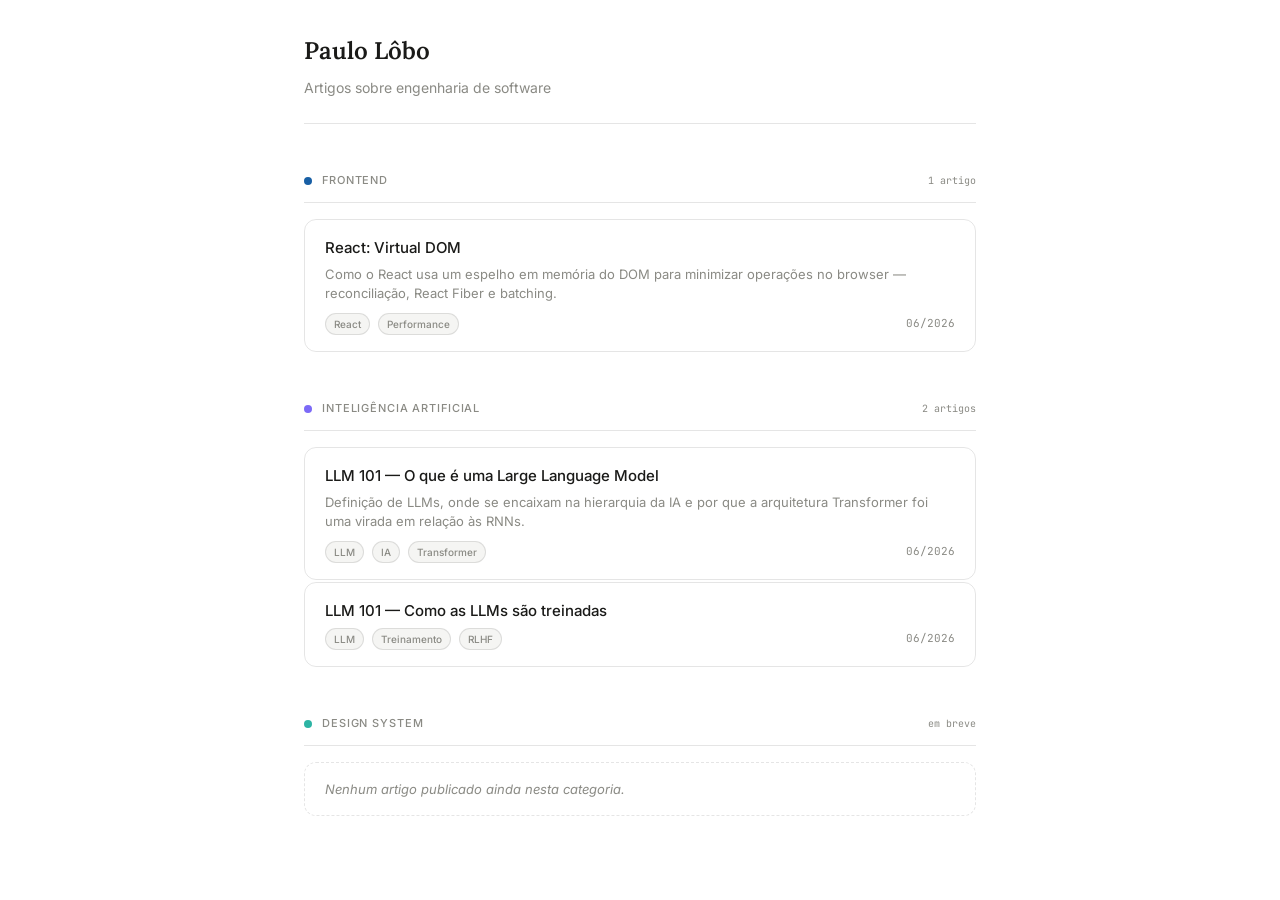
<file: index.html>
<!doctype html>
<html lang="pt-BR">
  <head>
    <!-- Google tag (gtag.js) -->
    <script
      async
      src="https://www.googletagmanager.com/gtag/js?id=G-SM44B38PW8"
    ></script>
    <script>
      window.dataLayer = window.dataLayer || [];
      function gtag() {
        dataLayer.push(arguments);
      }
      gtag("js", new Date());

      gtag("config", "G-SM44B38PW8");
    </script>
    <meta charset="UTF-8" />
    <meta name="viewport" content="width=device-width, initial-scale=1.0" />
    <title>Paulo Loboneto</title>
    <link rel="preconnect" href="https://fonts.googleapis.com" />
    <link
      href="https://fonts.googleapis.com/css2?family=JetBrains+Mono:wght@400;500&family=Inter:wght@400;500&family=Lora:ital,wght@0,400;0,600;1,400&display=swap"
      rel="stylesheet"
    />
    <style>
      :root {
        --bg: #ffffff;
        --bg2: #f5f5f3;
        --bg3: #efefec;
        --text: #1a1a18;
        --text2: #5c5c58;
        --text3: #8a8a84;
        --border: rgba(0, 0, 0, 0.1);
        --info-text: #185fa5;
        --radius: 8px;
        --radius-lg: 12px;
      }
      @media (prefers-color-scheme: dark) {
        :root {
          --bg: #1c1c1a;
          --bg2: #242422;
          --bg3: #2e2e2b;
          --text: #e8e8e2;
          --text2: #a8a8a0;
          --text3: #6a6a62;
          --border: rgba(255, 255, 255, 0.1);
          --info-text: #85b7eb;
        }
      }

      *,
      *::before,
      *::after {
        box-sizing: border-box;
        margin: 0;
        padding: 0;
      }

      body {
        font-family: "Inter", sans-serif;
        background: var(--bg);
        color: var(--text);
        padding: 2rem 1.5rem 4rem;
        max-width: 720px;
        margin: 0 auto;
        line-height: 1.6;
      }

      header {
        margin-bottom: 3rem;
        padding-bottom: 1.5rem;
        border-bottom: 0.5px solid var(--border);
      }
      header h1 {
        font-family: "Lora", serif;
        font-size: 24px;
        font-weight: 600;
        margin-bottom: 0.4rem;
      }
      header p {
        font-size: 14px;
        color: var(--text3);
      }

      .categories {
        display: flex;
        flex-direction: column;
        gap: 3rem;
      }

      .category-header {
        display: flex;
        align-items: center;
        gap: 10px;
        margin-bottom: 1rem;
        padding-bottom: 0.75rem;
        border-bottom: 0.5px solid var(--border);
      }
      .category-dot {
        width: 8px;
        height: 8px;
        border-radius: 50%;
        flex-shrink: 0;
      }
      .category-label {
        font-size: 11px;
        font-weight: 500;
        letter-spacing: 0.08em;
        text-transform: uppercase;
        color: var(--text3);
      }
      .category-count {
        font-size: 10px;
        font-family: "JetBrains Mono", monospace;
        color: var(--text3);
        margin-left: auto;
      }

      .c-frontend .category-dot { background: #185fa5; }
      .c-ia       .category-dot { background: #7c6af7; }
      .c-ds       .category-dot { background: #2db4a4; }

      .article-list {
        display: flex;
        flex-direction: column;
        gap: 2px;
      }

      .article-card {
        display: block;
        padding: 1rem 1.25rem;
        border-radius: var(--radius-lg);
        border: 0.5px solid var(--border);
        text-decoration: none;
        color: inherit;
        transition: background 0.15s;
      }
      .article-card:hover { background: var(--bg2); }

      .article-card .title {
        font-size: 15px;
        font-weight: 500;
        color: var(--text);
        margin-bottom: 0.3rem;
      }
      .article-card .desc {
        font-size: 13px;
        color: var(--text3);
        line-height: 1.5;
        margin-bottom: 0.6rem;
      }
      .article-card .meta {
        display: flex;
        gap: 8px;
        align-items: center;
        flex-wrap: wrap;
      }
      .article-card .tag {
        font-size: 10px;
        font-weight: 500;
        padding: 2px 8px;
        border-radius: 20px;
        background: var(--bg2);
        color: var(--text3);
        border: 0.5px solid var(--border);
      }
      .article-card .date {
        font-size: 11px;
        color: var(--text3);
        font-family: "JetBrains Mono", monospace;
        margin-left: auto;
      }

      .empty-state {
        font-size: 13px;
        color: var(--text3);
        padding: 1rem 1.25rem;
        border: 0.5px dashed var(--border);
        border-radius: var(--radius-lg);
        font-style: italic;
      }
    </style>
  </head>
  <body>
    <header>
      <h1>Paulo Lôbo</h1>
      <p>Artigos sobre engenharia de software</p>
    </header>

    <div class="categories">

      <!-- FRONTEND -->
      <div class="c-frontend">
        <div class="category-header">
          <span class="category-dot"></span>
          <span class="category-label">Frontend</span>
          <span class="category-count">1 artigo</span>
        </div>
        <div class="article-list">
          <a class="article-card" href="articles/Frontend/React/virtual-dom-react.html">
            <div class="title">React: Virtual DOM</div>
            <div class="desc">Como o React usa um espelho em memória do DOM para minimizar operações no browser — reconciliação, React Fiber e batching.</div>
            <div class="meta">
              <span class="tag">React</span>
              <span class="tag">Performance</span>
              <span class="date">06/2026</span>
            </div>
          </a>
        </div>
      </div>

      <!-- IA -->
      <div class="c-ia">
        <div class="category-header">
          <span class="category-dot"></span>
          <span class="category-label">Inteligência Artificial</span>
          <span class="category-count">2 artigos</span>
        </div>
        <div class="article-list">
          <a class="article-card" href="articles/IA/llm-101 - o que é uma LLM.html">
            <div class="title">LLM 101 — O que é uma Large Language Model</div>
            <div class="desc">Definição de LLMs, onde se encaixam na hierarquia da IA e por que a arquitetura Transformer foi uma virada em relação às RNNs.</div>
            <div class="meta">
              <span class="tag">LLM</span>
              <span class="tag">IA</span>
              <span class="tag">Transformer</span>
              <span class="date">06/2026</span>
            </div>
          </a>
          <a class="article-card" href="articles/IA/llm-101 - como sao treinadas.html">
            <div class="title">LLM 101 — Como as LLMs são treinadas</div>
            <div class="meta">
              <span class="tag">LLM</span>
              <span class="tag">Treinamento</span>
              <span class="tag">RLHF</span>
              <span class="date">06/2026</span>
            </div>
          </a>
        </div>
      </div>

      <!-- DESIGN SYSTEM -->
      <div class="c-ds">
        <div class="category-header">
          <span class="category-dot"></span>
          <span class="category-label">Design System</span>
          <span class="category-count">em breve</span>
        </div>
        <div class="empty-state">Nenhum artigo publicado ainda nesta categoria.</div>
      </div>

    </div>
  </body>
</html>
</file>
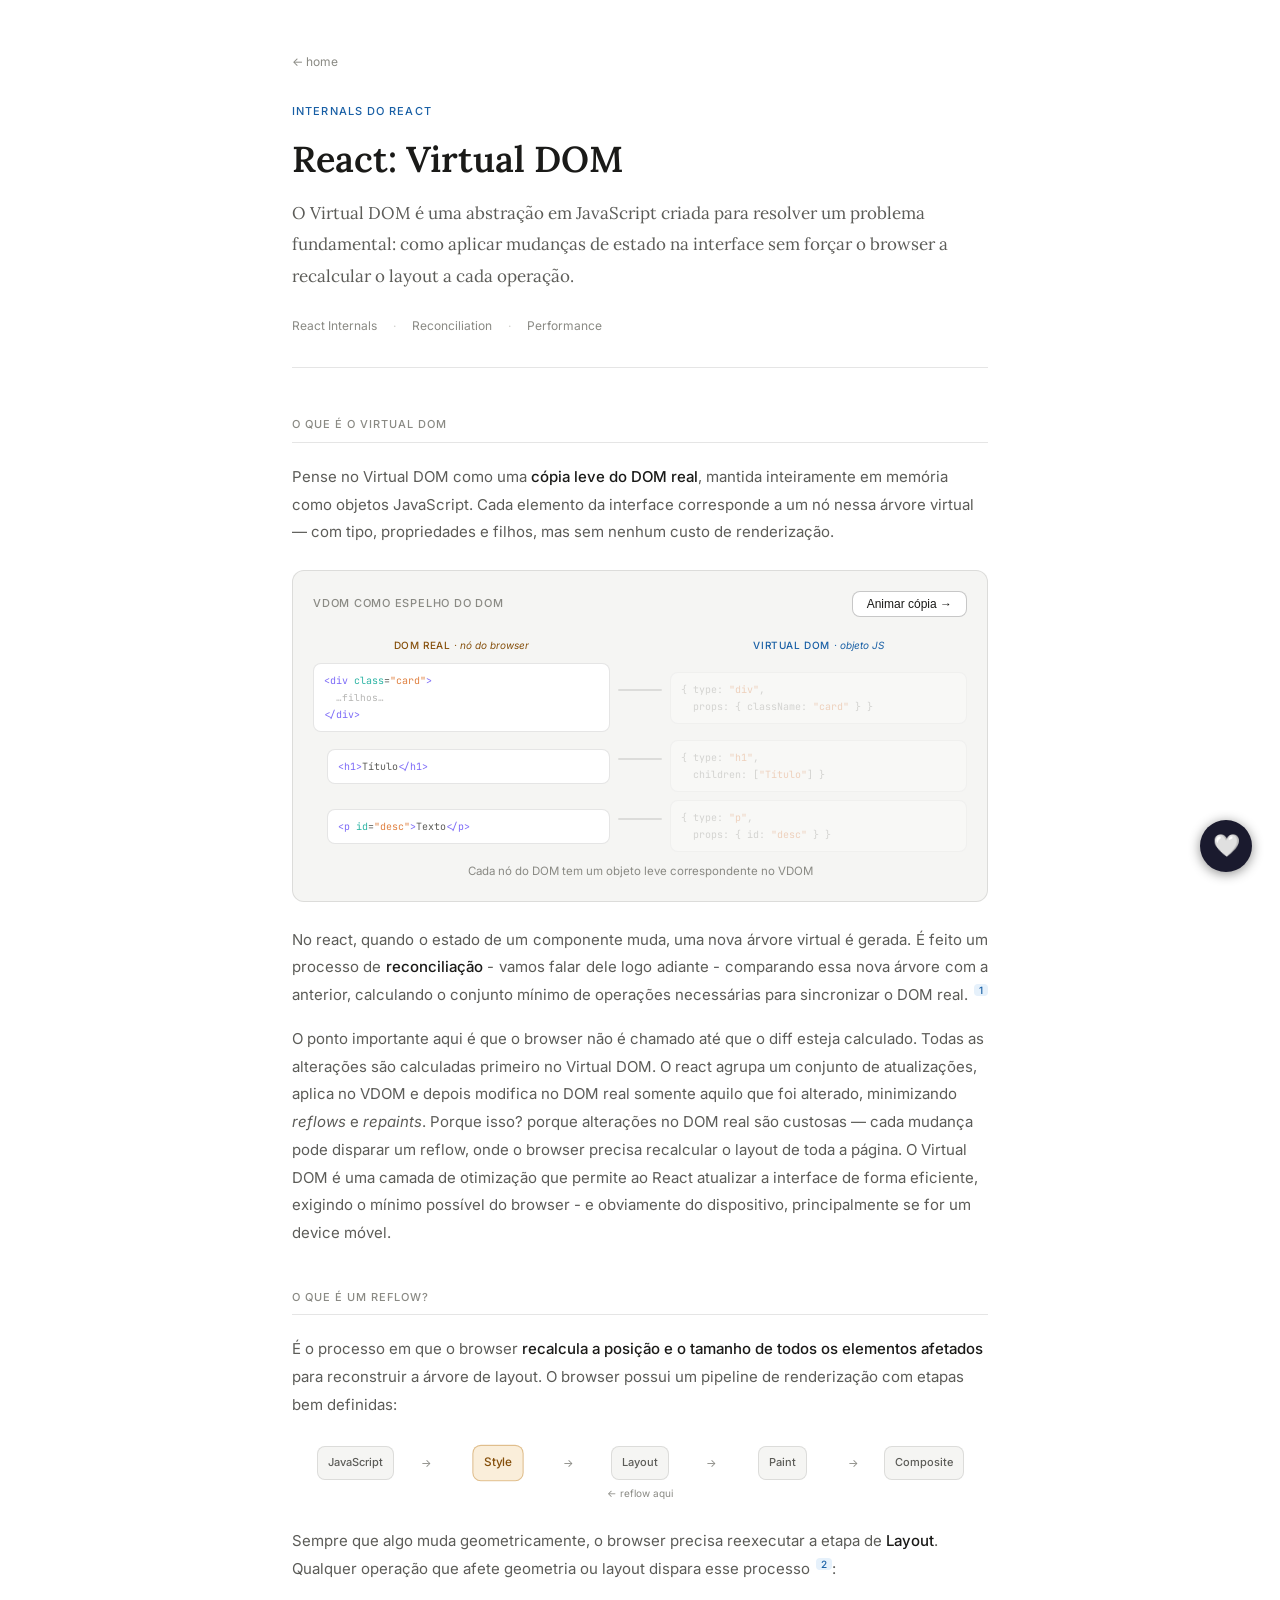
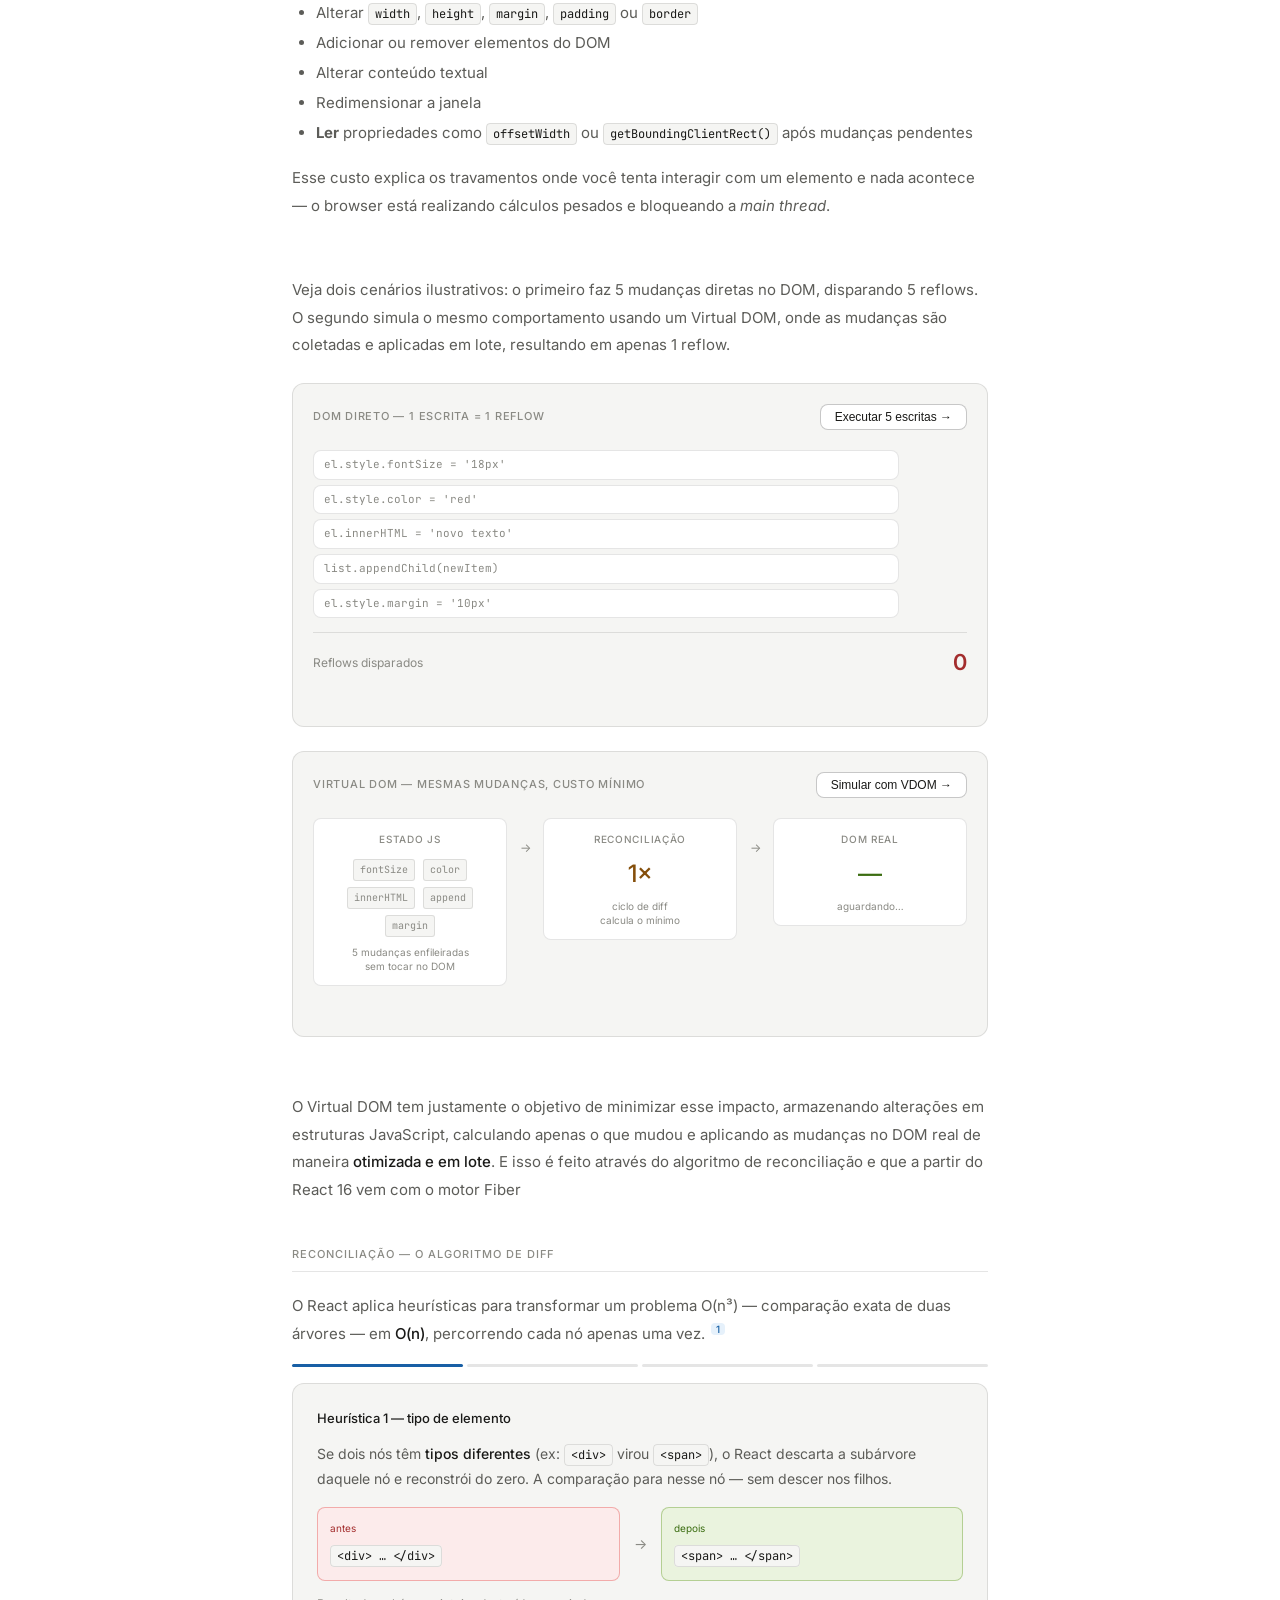
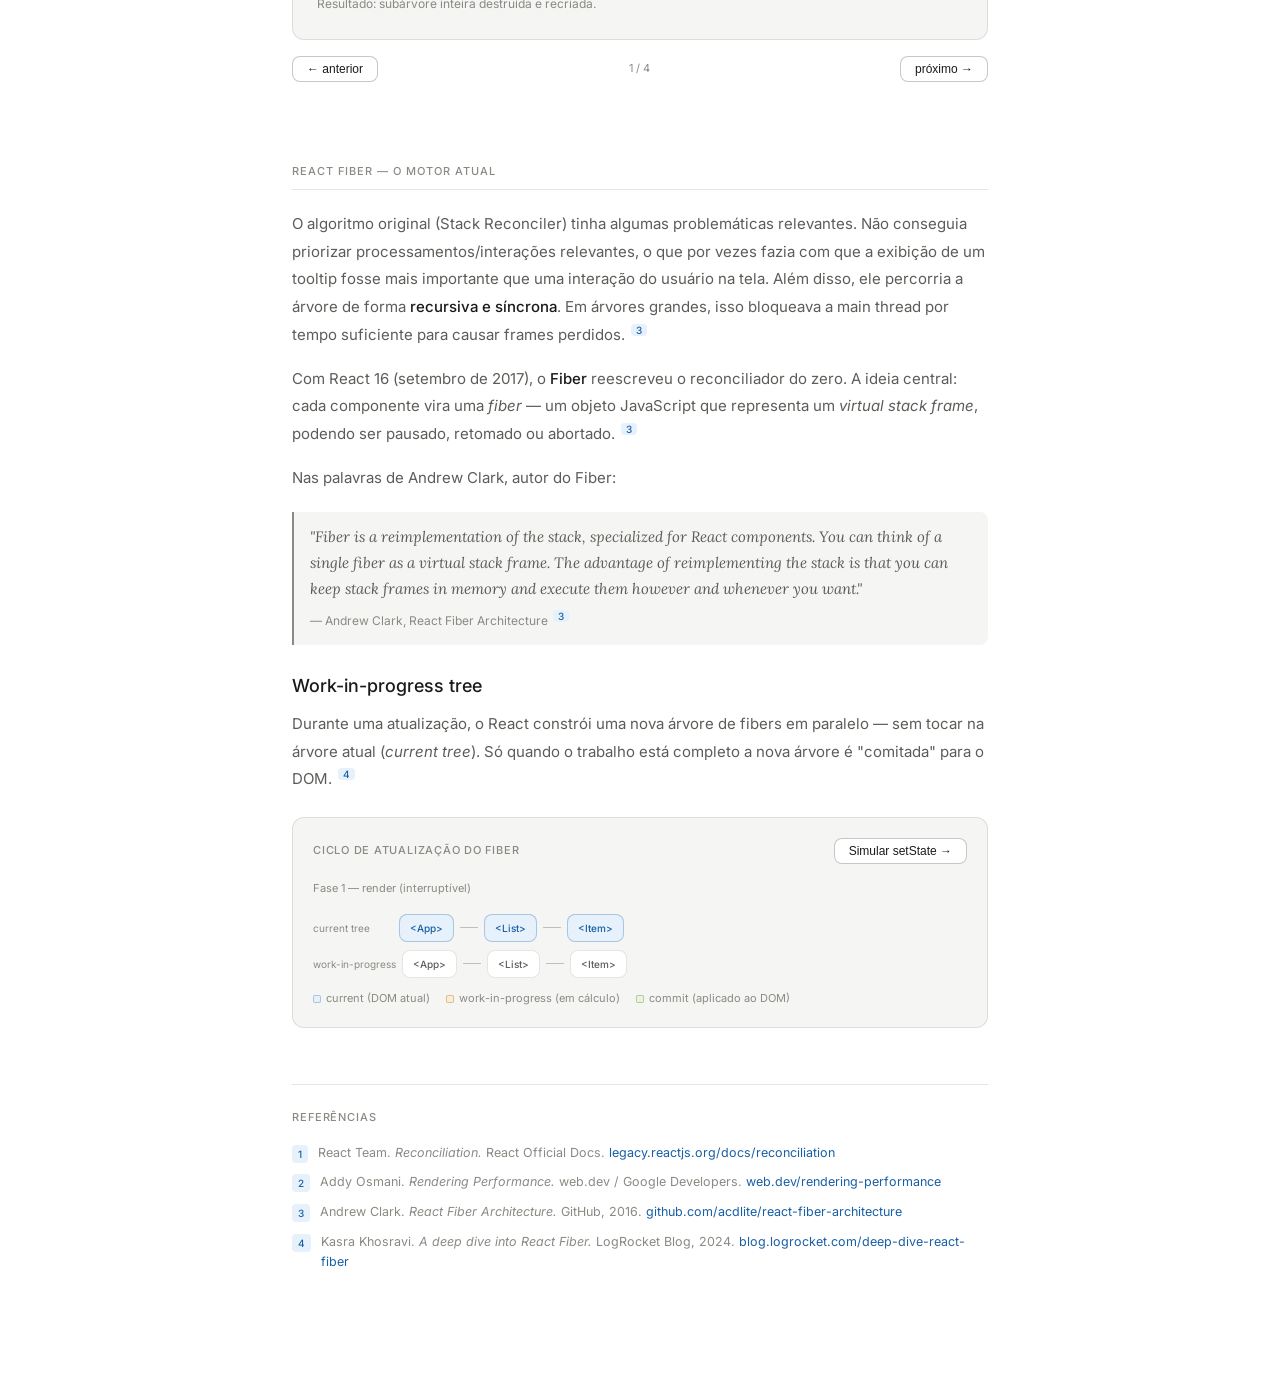
<file: articles/virtual-dom-react.html>
<!DOCTYPE html>
<html lang="pt-BR">
<head>
  <!-- Google tag (gtag.js) -->
  <script async src="https://www.googletagmanager.com/gtag/js?id=G-SM44B38PW8"></script>
  <script>
    window.dataLayer = window.dataLayer || [];
    function gtag(){dataLayer.push(arguments);}
    gtag('js', new Date());
    gtag('config', 'G-SM44B38PW8');
  </script>
  <meta charset="UTF-8">
  <meta name="viewport" content="width=device-width, initial-scale=1.0">
  <title>Virtual DOM e React — Por dentro do algoritmo</title>
  <link rel="preconnect" href="https://fonts.googleapis.com">
  <link href="https://fonts.googleapis.com/css2?family=JetBrains+Mono:wght@400;500&family=Lora:ital,wght@0,400;0,600;1,400&family=Inter:wght@400;500&display=swap" rel="stylesheet">
  <link rel="stylesheet" href="../assets/css/base.css">
  <link rel="stylesheet" href="../assets/css/heart.css">
  <style>
    /* ── SYNTAX HIGHLIGHT ── */
    .kw  { color: #7c6af7; }
    .fn  { color: #2db4a4; }
    .str { color: #e08040; }
    .nb  { color: var(--text2); }

    /* ── BUTTON ── */
    .btn {
      font-size: 12px;
      padding: 5px 14px;
      cursor: pointer;
      border-radius: var(--radius);
      border: 0.5px solid var(--border2);
      background: var(--bg);
      color: var(--text);
      transition: background 0.15s;
      white-space: nowrap;
      flex-shrink: 0;
    }
    .btn:hover { background: var(--bg3); }

    /* ── TREE DIFF ── */
    .trees-row { display: grid; grid-template-columns: 1fr; gap: 1rem; }
    .tree-side-lbl { font-size: 11px; font-weight: 500; color: var(--text3); text-align: center; margin-bottom: 0.75rem; }
    .node-g { display: flex; flex-direction: column; align-items: center; gap: 0; }
    .node-row { display: flex; justify-content: center; gap: 6px; }
    .node-wrap { display: flex; flex-direction: column; align-items: center; }
    .node-line { width: 1px; height: 14px; background: var(--border2); }
    .vnode {
      font-size: 10.5px;
      font-weight: 500;
      padding: 4px 9px;
      border-radius: var(--radius);
      border: 0.5px solid var(--border);
      background: var(--bg);
      color: var(--text2);
      white-space: nowrap;
      transition: all 0.4s ease;
    }
    .vnode.hl      { background: var(--warn-bg);    border-color: var(--warn-border);    color: var(--warn-text); }
    .vnode.added   { background: var(--success-bg); border-color: var(--success-border); color: var(--success-text); }
    .vnode.removed { background: var(--danger-bg);  border-color: var(--danger-border);  color: var(--danger-text); opacity: 0.45; }
    .diff-legend { display: flex; gap: 16px; margin-top: 1rem; font-size: 11px; color: var(--text3); justify-content: center; flex-wrap: wrap; }
    .dot { width: 8px; height: 8px; border-radius: 50%; display: inline-block; margin-right: 4px; }
    .dot-w { background: var(--warn-bg);    border: 1px solid var(--warn-border); }
    .dot-s { background: var(--success-bg); border: 1px solid var(--success-border); }
    .dot-d { background: var(--danger-bg);  border: 1px solid var(--danger-border); }
    .diff-status { margin-top: 1rem; font-size: 12px; color: var(--text2); text-align: center; min-height: 20px; transition: opacity 0.2s; }

    /* ── PIPELINE (browser render) ── */
    .pipeline { display: flex; align-items: flex-start; overflow-x: auto; padding: 4px 0; gap: 0; }
    .pipe-step { display: flex; flex-direction: column; align-items: center; gap: 5px; flex: 1; min-width: 70px; }
    .pipe-box {
      font-size: 11px; font-weight: 500; padding: 7px 10px;
      border-radius: var(--radius); background: var(--bg2);
      border: 0.5px solid var(--border); color: var(--text2);
      white-space: nowrap; transition: all 0.3s; text-align: center;
    }
    .pipe-box.active { background: var(--warn-bg); border-color: var(--warn-border); color: var(--warn-text); transform: scale(1.07); }
    .pipe-arrow { font-size: 11px; color: var(--text3); flex: 0; padding: 0 2px; padding-top: 9px; }
    .pipe-lbl { font-size: 10px; color: var(--text3); height: 14px; text-align: center; }
    .pipe-lbl.active { color: var(--warn-text); font-weight: 500; }

    /* ── THRASH ── */
    .thrash-item { display: flex; align-items: center; gap: 12px; font-size: 11px; font-family: 'JetBrains Mono', monospace; margin-bottom: 7px; }
    .thrash-bar { height: 20px; border-radius: 4px; background: var(--bg); border: 0.5px solid var(--border); transition: width 0.15s; min-width: 20px; }
    .thrash-cost { font-size: 10px; color: var(--text3); min-width: 64px; text-align: right; }
    .thrash-big { font-size: 22px; font-weight: 500; margin-top: 1rem; color: var(--text); }
    .thrash-big span { color: var(--danger-text); }
    @keyframes flash-bar { 0%{background:var(--danger-bg)}100%{background:var(--bg)} }
    .flash { animation: flash-bar 0.4s ease-out; }

    /* ── STEPPER ── */
    .step-pills { display: flex; gap: 4px; margin-bottom: 1rem; }
    .pill {
      flex: 1; height: 3px; border-radius: 2px;
      background: var(--border); cursor: pointer; transition: background 0.3s;
    }
    .pill.done { background: var(--info-text); }
    .step-body {
      border: 0.5px solid var(--border); border-radius: var(--radius-lg);
      padding: 1.5rem; background: var(--bg2); min-height: 190px;
    }
    .step-nav { display: flex; justify-content: space-between; align-items: center; margin-top: 1rem; }
    .step-count { font-size: 11px; color: var(--text3); }

    /* ── FIBER PRIORITY ── */
    .priority-row { display: flex; gap: 8px; flex-wrap: wrap; margin: 0.6rem 0; align-items: center; }
    .pchip {
      font-size: 11px; padding: 4px 11px; border-radius: 20px;
      border: 0.5px solid var(--border); color: var(--text2); background: var(--bg);
    }
    .pchip.hi  { background: var(--success-bg); border-color: var(--success-border); color: var(--success-text); }
    .pchip.lo  { background: var(--bg2); color: var(--text3); }
    .pchip.sep { border: none; background: none; color: var(--text3); font-size: 12px; padding: 0 2px; }

    /* ── FIBER VISUAL ── */
    .fiber-visual {
      margin: 1.5rem 0;
      border: 0.5px solid var(--border);
      border-radius: var(--radius-lg);
      padding: 1.25rem;
      background: var(--bg2);
      overflow: hidden;
    }
    .fiber-row { display: flex; align-items: center; gap: 6px; margin-bottom: 8px; position: relative; }
    .fiber-node {
      font-size: 10px; font-weight: 500; padding: 5px 10px;
      border-radius: var(--radius); border: 0.5px solid var(--border);
      background: var(--bg); color: var(--text2); white-space: nowrap;
      transition: all 0.4s; cursor: default;
    }
    .fiber-node.current { background: var(--info-bg);    border-color: var(--info-border);    color: var(--info-text); }
    .fiber-node.wip     { background: var(--warn-bg);    border-color: var(--warn-border);    color: var(--warn-text); }
    .fiber-node.commit  { background: var(--success-bg); border-color: var(--success-border); color: var(--success-text); }
    .fiber-connector { width: 18px; height: 1px; background: var(--border2); flex-shrink: 0; }
    .fiber-legend { display: flex; gap: 16px; flex-wrap: wrap; margin-top: 0.75rem; font-size: 11px; color: var(--text3); }
    .fiber-legend span { display: flex; align-items: center; gap: 5px; }
    .fleg-dot { width: 8px; height: 8px; border-radius: 2px; flex-shrink: 0; }

    /* ── VDOM MIRROR ── */
    .vmrow { display: grid; grid-template-columns: 1fr 44px 1fr; gap: 8px; align-items: center; margin-bottom: 8px; }
    .vm-node {
      font-family: 'JetBrains Mono', monospace; font-size: 10px; line-height: 1.7;
      padding: 8px 10px; border-radius: var(--radius); background: var(--bg);
      border: 0.5px solid var(--border); color: var(--text3); opacity: 0.3;
      transition: opacity 0.45s ease, background 0.45s ease, border-color 0.45s ease, color 0.45s ease;
    }
    .vm-str { color: #e08040; }
    .vm-node.vm-hi { background: var(--info-bg); border-color: var(--info-border); color: var(--info-text); opacity: 1; }
    .vm-node.vm-hi .vm-str { color: #e08040; }
    .vmconn { display: flex; flex-direction: column; align-items: center; gap: 4px; }
    .vmconn-track { width: 100%; height: 2px; background: var(--border); position: relative; overflow: hidden; border-radius: 1px; }
    .vmconn-fill {
      position: absolute; top: 0; left: -100%; width: 100%; height: 100%;
      background: linear-gradient(to right, #e08040, var(--info-text));
      transition: left 0.45s ease-in-out;
    }
    .vmconn-fill.go { left: 100%; }
    .vmconn-arr { font-size: 11px; color: var(--border2); opacity: 0; transition: opacity 0.3s, color 0.3s; user-select: none; line-height: 1; }
    .vmconn-arr.vm-hi { opacity: 1; color: var(--info-text); }
    .dm-node {
      font-family: 'JetBrains Mono', monospace; font-size: 10px; line-height: 1.7;
      padding: 8px 10px; border-radius: var(--radius); background: var(--bg);
      border: 0.5px solid var(--border); color: var(--text2);
      transition: background 0.3s ease, border-color 0.3s ease, color 0.3s ease;
    }
    .dm-node.dm-scan { background: var(--warn-bg); border-color: var(--warn-border); color: var(--warn-text); }
    .dm-t  { color: #7c6af7; }
    .dm-a  { color: #2db4a4; }
    .dm-sv { color: #e08040; }
    .mirror-cap { margin-top: 10px; font-size: 11.5px; color: var(--text3); text-align: center; min-height: 16px; transition: opacity 0.2s; }

    /* ── DOM DIRECT OPS ── */
    .dom-op-row { display: flex; align-items: center; gap: 8px; }
    .dom-op-code {
      flex: 1; font-family: 'JetBrains Mono', monospace; font-size: 11px;
      padding: 5px 10px; border-radius: var(--radius); background: var(--bg);
      border: 0.5px solid var(--border); color: var(--text3); transition: all 0.3s;
    }
    .dom-op-code.lit { color: var(--text2); border-color: var(--border2); }
    .dom-reflow-badge {
      font-size: 10px; font-weight: 500; padding: 3px 8px; border-radius: 4px;
      background: var(--danger-bg); border: 0.5px solid var(--danger-border);
      color: var(--danger-text); white-space: nowrap; opacity: 0; transition: opacity 0.25s; flex-shrink: 0;
    }
    .dom-reflow-badge.show { opacity: 1; }

    /* ── VBATCH ── */
    .vbatch-row { display: grid; grid-template-columns: 1fr 28px 1fr 28px 1fr; align-items: start; gap: 4px; }
    .vbatch-phase {
      padding: 12px 10px; border-radius: var(--radius); border: 0.5px solid var(--border);
      background: var(--bg); text-align: center; transition: all 0.35s;
    }
    .vbatch-phase.vb-collect { border-color: var(--info-border);    background: var(--info-bg); }
    .vbatch-phase.vb-diff    { border-color: var(--warn-border);    background: var(--warn-bg); }
    .vbatch-phase.vb-patch   { border-color: var(--success-border); background: var(--success-bg); }
    .vbatch-ph-title { font-size: 10px; font-weight: 500; text-transform: uppercase; letter-spacing: .07em; color: var(--text3); margin-bottom: 8px; }
    .vbatch-ph-note  { font-size: 10px; color: var(--text3); margin-top: 6px; line-height: 1.4; }
    .vbatch-arr { display: flex; align-items: center; justify-content: center; padding-top: 20px; color: var(--text3); font-size: 12px; }
    .vbatch-item {
      display: inline-block; font-size: 10px; padding: 2px 6px; border-radius: 3px; margin: 2px;
      background: var(--bg2); border: 0.5px solid var(--border); color: var(--text3);
      transition: all 0.3s; font-family: 'JetBrains Mono', monospace;
    }
    .vbatch-item.lit { background: var(--info-bg); border-color: var(--info-border); color: var(--info-text); }
    .vbatch-num { font-size: 24px; font-weight: 500; transition: all 0.3s; margin: 6px 0; }

    /* ── CYCLE ── */
    .cycle-bar { display: flex; align-items: center; overflow-x: auto; padding: 4px 0; flex-wrap: nowrap; gap: 0; margin-bottom: 1rem; }
    .cycle-chip {
      flex: 1; min-width: 64px; padding: 7px 6px; border-radius: var(--radius);
      border: 0.5px solid var(--border); background: var(--bg);
      font-size: 10.5px; font-weight: 500; color: var(--text3); text-align: center;
      white-space: nowrap; transition: all 0.3s;
    }
    .cycle-chip.cy-act  { background: var(--info-bg);    border-color: var(--info-border);    color: var(--info-text); }
    .cycle-chip.cy-done { background: var(--success-bg); border-color: var(--success-border); color: var(--success-text); }
    .cycle-conn { color: var(--text3); font-size: 11px; padding: 0 3px; flex-shrink: 0; }
    .trees-row-2 { display: grid; grid-template-columns: 1fr 1fr; gap: 1rem; }

    /* ── REFS ── */
    .refs { margin-top: 3rem; padding-top: 1.5rem; border-top: 0.5px solid var(--border); }
    .refs-title { font-size: 11px; font-weight: 500; text-transform: uppercase; letter-spacing: 0.08em; color: var(--text3); margin-bottom: 1rem; }
    .ref-item { font-size: 12.5px; color: var(--text3); margin-bottom: 0.6rem; display: flex; gap: 10px; line-height: 1.6; }
    .ref-badge {
      font-size: 10px; font-weight: 500;
      background: var(--info-bg); color: var(--info-text);
      padding: 1px 6px; border-radius: 4px;
      flex-shrink: 0; align-self: flex-start; margin-top: 2px;
    }

    @media (max-width: 600px) {
      .trees-row { grid-template-columns: 1fr; }
      .pipeline { flex-wrap: nowrap; }
      .step-body { padding: 1rem; }
      .fiber-visual { padding: 1rem; }
      .fiber-row { flex-wrap: wrap; gap: 4px; }
      .fiber-connector { display: none; }
      .priority-row { gap: 6px; }
      .vmrow { grid-template-columns: 1fr; }
      .vmconn { display: none; }
      .vbatch-row { grid-template-columns: 1fr; }
      .vbatch-arr { display: none; }
      .trees-row-2 { grid-template-columns: 1fr; }
    }
  </style>
</head>
<body>
<div class="page">

<a href="../index.html" class="home-link">← home</a>

<!-- ══ HEADER ══ -->
<header class="article-header">
  <div class="article-kicker">Internals do React</div>
  <h1 class="article-title">React: Virtual DOM</h1>
  <p class="article-lede">
    O Virtual DOM é uma abstração em JavaScript criada para resolver um problema fundamental: como aplicar mudanças de estado na interface sem forçar o browser a recalcular o layout a cada operação.
  </p>
  <div class="article-meta">
    <span>React Internals</span>
    <span class="meta-sep">·</span>
    <span>Reconciliation</span>
    <span class="meta-sep">·</span>
    <span>Performance</span>
  </div>
</header>

<!-- ══ SEÇÃO 1: O QUE É O VIRTUAL DOM ══ -->
<div class="section">
  <div class="section-label">O que é o Virtual DOM</div>

  <p>
    Pense no Virtual DOM como uma <strong>cópia leve do DOM real</strong>, mantida inteiramente em memória como objetos JavaScript. Cada elemento da interface corresponde a um nó nessa árvore virtual — com tipo, propriedades e filhos, mas sem nenhum custo de renderização.
  </p>

  <!-- Widget: VDOM Mirror -->
  <div class="widget">
    <div class="widget-row">
      <span class="widget-title">VDOM como espelho do DOM</span>
      <button class="btn" onclick="runMirror()">Animar cópia →</button>
    </div>
    <div class="vmrow" style="margin-bottom:10px">
      <div style="font-size:10px;font-weight:500;letter-spacing:.06em;text-transform:uppercase;color:var(--warn-text);text-align:center">DOM Real <span style="font-weight:400;text-transform:none;font-style:italic;letter-spacing:0">· nó do browser</span></div>
      <div></div>
      <div style="font-size:10px;font-weight:500;letter-spacing:.06em;text-transform:uppercase;color:var(--info-text);text-align:center">Virtual DOM <span style="font-weight:400;text-transform:none;font-style:italic;letter-spacing:0">· objeto JS</span></div>
    </div>
    <div class="vmrow">
      <div class="dm-node" id="dm0"><span class="dm-t">&lt;div</span> <span class="dm-a">class</span>=<span class="dm-sv">"card"</span><span class="dm-t">&gt;</span><br>&nbsp;&nbsp;<span style="opacity:.45;font-size:9.5px">…filhos…</span><br><span class="dm-t">&lt;/div&gt;</span></div>
      <div class="vmconn"><div class="vmconn-track"><div class="vmconn-fill" id="mb0"></div></div><span class="vmconn-arr" id="ma0">→</span></div>
      <div class="vm-node" id="vm0">{ type: <span class="vm-str">"div"</span>,<br>&nbsp;&nbsp;props: { className: <span class="vm-str">"card"</span> } }</div>
    </div>
    <div class="vmrow">
      <div class="dm-node" id="dm1" style="margin-left:14px"><span class="dm-t">&lt;h1&gt;</span>Título<span class="dm-t">&lt;/h1&gt;</span></div>
      <div class="vmconn"><div class="vmconn-track"><div class="vmconn-fill" id="mb1"></div></div><span class="vmconn-arr" id="ma1">→</span></div>
      <div class="vm-node" id="vm1">{ type: <span class="vm-str">"h1"</span>,<br>&nbsp;&nbsp;children: [<span class="vm-str">"Título"</span>] }</div>
    </div>
    <div class="vmrow">
      <div class="dm-node" id="dm2" style="margin-left:14px"><span class="dm-t">&lt;p</span> <span class="dm-a">id</span>=<span class="dm-sv">"desc"</span><span class="dm-t">&gt;</span>Texto<span class="dm-t">&lt;/p&gt;</span></div>
      <div class="vmconn"><div class="vmconn-track"><div class="vmconn-fill" id="mb2"></div></div><span class="vmconn-arr" id="ma2">→</span></div>
      <div class="vm-node" id="vm2">{ type: <span class="vm-str">"p"</span>,<br>&nbsp;&nbsp;props: { id: <span class="vm-str">"desc"</span> } }</div>
    </div>
    <div class="mirror-cap" id="mirror-cap">Cada nó do DOM tem um objeto leve correspondente no VDOM</div>
  </div>

  <p style="text-align: justify;">
    No react, quando o estado de um componente muda, uma nova árvore virtual é gerada. É feito um processo de <strong>reconciliação</strong> - vamos falar dele logo adiante - comparando essa nova árvore com a anterior, calculando o conjunto mínimo de operações necessárias para sincronizar o DOM real. <span class="ref">1</span>
  </p>
  <p>
    O ponto importante aqui é que o browser não é chamado até que o diff esteja calculado.
    Todas as alterações são calculadas primeiro no Virtual DOM.
    O react agrupa um conjunto de atualizações, aplica no VDOM e depois modifica no DOM real somente aquilo que foi alterado, minimizando <em>reflows</em> e <em>repaints</em>.
    Porque isso? porque alterações no DOM real são custosas — cada mudança pode disparar um reflow, onde o browser precisa recalcular o layout de toda a página.
    O Virtual DOM é uma camada de otimização que permite ao React atualizar a interface de forma eficiente, exigindo o mínimo possível do browser - e obviamente do dispositivo, principalmente se for um device móvel.
  </p>
</br>

<!-- ══ SEÇÃO 2: REFLOW ══ -->
<div class="section">
  <div class="section-label">O que é um reflow?</div>

  <p>
    É o processo em que o browser <strong>recalcula a posição e o tamanho de todos os elementos afetados</strong> para reconstruir a árvore de layout. O browser possui um pipeline de renderização com etapas bem definidas:
  </p>

  <!-- Widget: Pipeline animado -->
  <div class="pipeline" id="pipeline" style="margin:1.5rem 0">
    <div class="pipe-step"><div class="pipe-box" id="p-js">JavaScript</div><div class="pipe-lbl" id="l-js"></div></div>
    <div class="pipe-arrow">→</div>
    <div class="pipe-step"><div class="pipe-box" id="p-style">Style</div><div class="pipe-lbl" id="l-style"></div></div>
    <div class="pipe-arrow">→</div>
    <div class="pipe-step"><div class="pipe-box" id="p-layout">Layout</div><div class="pipe-lbl" id="l-layout">← reflow aqui</div></div>
    <div class="pipe-arrow">→</div>
    <div class="pipe-step"><div class="pipe-box" id="p-paint">Paint</div><div class="pipe-lbl" id="l-paint"></div></div>
    <div class="pipe-arrow">→</div>
    <div class="pipe-step"><div class="pipe-box" id="p-comp">Composite</div><div class="pipe-lbl" id="l-comp"></div></div>
  </div>

  <p>
    Sempre que algo muda geometricamente, o browser precisa reexecutar a etapa de <strong>Layout</strong>. Qualquer operação que afete geometria ou layout dispara esse processo <span class="ref">2</span>:
  </p>
  <ul style="margin:0.5rem 0 1rem 1.5rem;color:var(--text2);font-size:15px;line-height:2">
    <li>Alterar <code>width</code>, <code>height</code>, <code>margin</code>, <code>padding</code> ou <code>border</code></li>
    <li>Adicionar ou remover elementos do DOM</li>
    <li>Alterar conteúdo textual</li>
    <li>Redimensionar a janela</li>
    <li><strong>Ler</strong> propriedades como <code>offsetWidth</code> ou <code>getBoundingClientRect()</code> após mudanças pendentes</li>
  </ul>
  <p>
    Esse custo explica os travamentos onde você tenta interagir com um elemento e nada acontece — o browser está realizando cálculos pesados e bloqueando a <em>main thread</em>.
  </p>
</div>

  <p>
    Veja dois cenários ilustrativos: o primeiro faz 5 mudanças diretas no DOM, disparando 5 reflows. O segundo simula o mesmo comportamento usando um Virtual DOM, onde as mudanças são coletadas e aplicadas em lote, resultando em apenas 1 reflow.
  </p>
  <!-- Widget 1: DOM direto -->
  <div class="widget">
    <div class="widget-row">
      <span class="widget-title">DOM direto — 1 escrita = 1 reflow</span>
      <button class="btn" onclick="runDirectDom()">Executar 5 escritas →</button>
    </div>
    <div style="display:flex;flex-direction:column;gap:5px">
      <div class="dom-op-row"><div class="dom-op-code" id="dop-0">el.style.fontSize = '18px'</div><div class="dom-reflow-badge" id="drb-0">REFLOW</div></div>
      <div class="dom-op-row"><div class="dom-op-code" id="dop-1">el.style.color = 'red'</div><div class="dom-reflow-badge" id="drb-1">REFLOW</div></div>
      <div class="dom-op-row"><div class="dom-op-code" id="dop-2">el.innerHTML = 'novo texto'</div><div class="dom-reflow-badge" id="drb-2">REFLOW</div></div>
      <div class="dom-op-row"><div class="dom-op-code" id="dop-3">list.appendChild(newItem)</div><div class="dom-reflow-badge" id="drb-3">REFLOW</div></div>
      <div class="dom-op-row"><div class="dom-op-code" id="dop-4">el.style.margin = '10px'</div><div class="dom-reflow-badge" id="drb-4">REFLOW</div></div>
    </div>
    <div style="display:flex;align-items:center;justify-content:space-between;margin-top:0.85rem;padding-top:0.75rem;border-top:0.5px solid var(--border)">
      <span style="font-size:12px;color:var(--text3)">Reflows disparados</span>
      <span id="reflow-counter" style="font-size:22px;font-weight:600;color:var(--danger-text);transition:all 0.15s">0</span>
    </div>
    <div id="direct-status" style="margin-top:0.5rem;font-size:12px;color:var(--text2);text-align:center;min-height:18px"></div>
  </div>

  <!-- Widget 2: Virtual DOM -->
  <div class="widget">
    <div class="widget-row">
      <span class="widget-title">Virtual DOM — mesmas mudanças, custo mínimo</span>
      <button class="btn" onclick="runVdomBatch()">Simular com VDOM →</button>
    </div>
    <div class="vbatch-row">
      <div class="vbatch-phase" id="vbp-collect">
        <div class="vbatch-ph-title">Estado JS</div>
        <div>
          <span class="vbatch-item" id="vbi-0">fontSize</span>
          <span class="vbatch-item" id="vbi-1">color</span>
          <span class="vbatch-item" id="vbi-2">innerHTML</span>
          <span class="vbatch-item" id="vbi-3">append</span>
          <span class="vbatch-item" id="vbi-4">margin</span>
        </div>
        <div class="vbatch-ph-note">5 mudanças enfileiradas<br>sem tocar no DOM</div>
      </div>
      <div class="vbatch-arr">→</div>
      <div class="vbatch-phase" id="vbp-diff">
        <div class="vbatch-ph-title">Reconciliação</div>
        <div class="vbatch-num" style="color:var(--warn-text)">1×</div>
        <div class="vbatch-ph-note">ciclo de diff<br>calcula o mínimo</div>
      </div>
      <div class="vbatch-arr">→</div>
      <div class="vbatch-phase" id="vbp-patch">
        <div class="vbatch-ph-title">DOM Real</div>
        <div class="vbatch-num" id="vbn-patch" style="color:var(--success-text)">—</div>
        <div class="vbatch-ph-note" id="vbp-note">aguardando…</div>
      </div>
    </div>
    <div id="vbatch-status" style="margin-top:0.75rem;font-size:12px;color:var(--text2);text-align:center;min-height:18px"></div>
  </div>
</div>

<p>O Virtual DOM tem justamente o objetivo de minimizar esse impacto, armazenando alterações em estruturas JavaScript, calculando apenas o que mudou e aplicando as mudanças no DOM real de maneira <strong>otimizada e em lote</strong>. E isso é feito através do algoritmo de reconciliação e que a partir do React 16 vem com o motor Fiber</p>

</br>

<!-- ══ SEÇÃO 4: RECONCILIAÇÃO ══ -->
<div class="section">
  <div class="section-label">Reconciliação — o algoritmo de diff</div>

  <p>
    O React aplica heurísticas para transformar um problema O(n³) — comparação exata de duas árvores — em <strong>O(n)</strong>, percorrendo cada nó apenas uma vez. <span class="ref">1</span>
  </p>

  <!-- Widget: Stepper de heurísticas -->
  <div class="step-pills" id="step-pills"></div>
  <div class="step-body" id="step-body"></div>
  <div class="step-nav">
    <button class="btn" onclick="stepPrev()">← anterior</button>
    <span class="step-count" id="step-count">1 / 4</span>
    <button class="btn" onclick="stepNext()">próximo →</button>
  </div>
</div>

</br>

<!-- ══ SEÇÃO 5: REACT FIBER ══ -->
<div class="section">
  <div class="section-label">React Fiber — o motor atual</div>

  <p>
    O algoritmo original (Stack Reconciler) tinha algumas problemáticas relevantes. Não conseguia priorizar processamentos/interações relevantes, o que por vezes fazia com que a exibição de um tooltip fosse mais importante que uma interação do usuário na tela. Além disso, ele percorria a árvore de forma <strong>recursiva e síncrona</strong>. Em árvores grandes, isso bloqueava a main thread por tempo suficiente para causar frames perdidos. <span class="ref">3</span>
  </p>
  <p>
    Com React 16 (setembro de 2017), o <strong>Fiber</strong> reescreveu o reconciliador do zero. A ideia central: cada componente vira uma <em>fiber</em> — um objeto JavaScript que representa um <em>virtual stack frame</em>, podendo ser pausado, retomado ou abortado. <span class="ref">3</span>
  </p>
  <p>
    Nas palavras de Andrew Clark, autor do Fiber:
  </p>
  <div class="callout" style="border-color:var(--text3)">
    <p style="font-family:'Lora',serif;font-style:italic;font-size:15px;line-height:1.75;color:var(--text2)">"Fiber is a reimplementation of the stack, specialized for React components. You can think of a single fiber as a virtual stack frame. The advantage of reimplementing the stack is that you can keep stack frames in memory and execute them however and whenever you want."</p>
    <p style="font-size:12px;color:var(--text3);margin-top:0.5rem">— Andrew Clark, React Fiber Architecture <span class="ref">3</span></p>
  </div>

  <h3>Work-in-progress tree</h3>
  <p>
    Durante uma atualização, o React constrói uma nova árvore de fibers em paralelo — sem tocar na árvore atual (<em>current tree</em>). Só quando o trabalho está completo a nova árvore é "comitada" para o DOM. <span class="ref">4</span>
  </p>

  <!-- Widget: Fiber visual -->
  <div class="fiber-visual">
    <div class="widget-row" style="margin-bottom:1rem">
      <span class="widget-title">Ciclo de atualização do Fiber</span>
      <button class="btn" onclick="animateFiber()">Simular setState →</button>
    </div>
    <div style="font-size:11px;color:var(--text3);margin-bottom:1rem" id="fiber-phase">Fase 1 — render (interruptível)</div>
    <div class="fiber-row">
      <span style="font-size:10px;color:var(--text3);min-width:80px">current tree</span>
      <div class="fiber-node current" id="fc-app">&lt;App&gt;</div>
      <div class="fiber-connector"></div>
      <div class="fiber-node current" id="fc-list">&lt;List&gt;</div>
      <div class="fiber-connector"></div>
      <div class="fiber-node current" id="fc-item">&lt;Item&gt;</div>
    </div>
    <div class="fiber-row" style="margin-top:4px">
      <span style="font-size:10px;color:var(--text3);min-width:80px">work-in-progress</span>
      <div class="fiber-node" id="fw-app">&lt;App&gt;</div>
      <div class="fiber-connector"></div>
      <div class="fiber-node" id="fw-list">&lt;List&gt;</div>
      <div class="fiber-connector"></div>
      <div class="fiber-node" id="fw-item">&lt;Item&gt;</div>
    </div>
    <div class="fiber-legend">
      <span><div class="fleg-dot" style="background:var(--info-bg);border:1px solid var(--info-border)"></div>current (DOM atual)</span>
      <span><div class="fleg-dot" style="background:var(--warn-bg);border:1px solid var(--warn-border)"></div>work-in-progress (em cálculo)</span>
      <span><div class="fleg-dot" style="background:var(--success-bg);border:1px solid var(--success-border)"></div>commit (aplicado ao DOM)</span>
    </div>
  </div>
</div>

<!-- ══ REFS ══ -->
<div class="refs">
  <div class="refs-title">Referências</div>
  <div class="ref-item"><span class="ref-badge">1</span><span>React Team. <em>Reconciliation.</em> React Official Docs. <a href="https://legacy.reactjs.org/docs/reconciliation.html" target="_blank">legacy.reactjs.org/docs/reconciliation</a></span></div>
  <div class="ref-item"><span class="ref-badge">2</span><span>Addy Osmani. <em>Rendering Performance.</em> web.dev / Google Developers. <a href="https://web.dev/rendering-performance/" target="_blank">web.dev/rendering-performance</a></span></div>
  <div class="ref-item"><span class="ref-badge">3</span><span>Andrew Clark. <em>React Fiber Architecture.</em> GitHub, 2016. <a href="https://github.com/acdlite/react-fiber-architecture" target="_blank">github.com/acdlite/react-fiber-architecture</a></span></div>
  <div class="ref-item"><span class="ref-badge">4</span><span>Kasra Khosravi. <em>A deep dive into React Fiber.</em> LogRocket Blog, 2024. <a href="https://blog.logrocket.com/deep-dive-react-fiber/" target="_blank">blog.logrocket.com/deep-dive-react-fiber</a></span></div>
</div>

</div><!-- /page -->

<script>
/* ═══ DIRECT DOM ═══ */
let directDone = false;
function runDirectDom() {
  if (directDone) { resetDirectDom(); setTimeout(runDirectDom, 120); return; }
  gtag('event', 'widget_click', { widget_name: 'direct_dom', article: 'virtual-dom-react' });
  directDone = true;
  let count = 0;
  const counterEl = document.getElementById('reflow-counter');
  const statusEl = document.getElementById('direct-status');
  for (let i = 0; i < 5; i++) {
    setTimeout(() => {
      document.getElementById('dop-' + i).classList.add('lit');
      setTimeout(() => {
        document.getElementById('drb-' + i).classList.add('show');
        count++;
        counterEl.textContent = count;
      }, 220);
    }, i * 550);
  }
  setTimeout(() => {
    statusEl.textContent = '5 escritas no DOM → 5 reflows → browser recalcula o layout a cada operação';
  }, 5 * 550 + 100);
}
function resetDirectDom() {
  directDone = false;
  for (let i = 0; i < 5; i++) {
    document.getElementById('dop-' + i).classList.remove('lit');
    document.getElementById('drb-' + i).classList.remove('show');
  }
  document.getElementById('reflow-counter').textContent = '0';
  document.getElementById('direct-status').textContent = '';
}

/* ═══ VDOM BATCH ═══ */
let vbatchDone = false;
function runVdomBatch() {
  if (vbatchDone) { resetVbatch(); setTimeout(runVdomBatch, 120); return; }
  gtag('event', 'widget_click', { widget_name: 'vdom_batch', article: 'virtual-dom-react' });
  vbatchDone = true;
  const statusEl = document.getElementById('vbatch-status');
  statusEl.textContent = 'Enfileirando mudanças no estado JS — DOM intocado...';
  document.getElementById('vbp-collect').classList.add('vb-collect');
  for (let i = 0; i < 5; i++) {
    setTimeout(() => document.getElementById('vbi-' + i).classList.add('lit'), i * 180);
  }
  setTimeout(() => {
    document.getElementById('vbp-collect').classList.remove('vb-collect');
    document.getElementById('vbp-diff').classList.add('vb-diff');
    statusEl.textContent = 'Reconciliação: comparando nova árvore VDOM com a anterior...';
  }, 1400);
  setTimeout(() => {
    document.getElementById('vbp-diff').classList.remove('vb-diff');
    document.getElementById('vbp-patch').classList.add('vb-patch');
    document.getElementById('vbn-patch').textContent = '1×';
    document.getElementById('vbp-note').textContent = 'commit no DOM';
    statusEl.textContent = '✓ 5 mudanças de estado → 1 ciclo de reconciliação → 1 commit aplicando só o diff';
  }, 2900);
}
function resetVbatch() {
  vbatchDone = false;
  ['vbp-collect','vbp-diff','vbp-patch'].forEach(id => {
    document.getElementById(id).classList.remove('vb-collect','vb-diff','vb-patch');
  });
  for (let i = 0; i < 5; i++) document.getElementById('vbi-' + i).classList.remove('lit');
  document.getElementById('vbn-patch').textContent = '—';
  document.getElementById('vbp-note').textContent = 'aguardando…';
  document.getElementById('vbatch-status').textContent = 'Pressione para ver como o VDOM lida com as mesmas 5 mudanças';
}

/* ═══ CYCLE ═══ */
let cycleDone = false;
function runCycle() {
  if (cycleDone) { resetCycle(); setTimeout(runCycle, 120); return; }
  gtag('event', 'widget_click', { widget_name: 'setState_cycle', article: 'virtual-dom-react' });
  cycleDone = true;
  const chips = ['cchip-0','cchip-1','cchip-2','cchip-3'];
  const s = document.getElementById('cycle-status');
  const msgs = [
    'setState() chamado — React marca o componente como pendente de atualização',
    'Nova árvore VDOM gerada em memória JS — o browser não é tocado ainda',
    'Diff em execução: comparando árvore anterior com a nova...',
    '✓ Patch aplicado — apenas 2 nós alterados foram escritos no DOM real'
  ];
  chips.forEach((id, i) => {
    setTimeout(() => {
      chips.slice(0, i).forEach(pid => {
        document.getElementById(pid).classList.remove('cy-act');
        document.getElementById(pid).classList.add('cy-done');
      });
      document.getElementById(id).classList.add('cy-act');
      s.textContent = msgs[i];
      if (i === 2) {
        setTimeout(() => {
          ['cold-p','cnew-p'].forEach(nid => document.getElementById(nid).classList.add('hl'));
        }, 400);
      }
      if (i === 3) {
        setTimeout(() => {
          document.getElementById('cold-btn').classList.add('removed');
          const ni = document.getElementById('cnew-icon');
          ni.style.opacity = '1'; ni.classList.add('added');
        }, 200);
      }
    }, i * 1300);
  });
  setTimeout(() => {
    chips.forEach(id => {
      document.getElementById(id).classList.remove('cy-act');
      document.getElementById(id).classList.add('cy-done');
    });
  }, chips.length * 1300 + 200);
}
function resetCycle() {
  cycleDone = false;
  ['cchip-0','cchip-1','cchip-2','cchip-3'].forEach(id => {
    document.getElementById(id).classList.remove('cy-act','cy-done');
  });
  ['cold-p','cnew-p','cold-btn','cnew-icon'].forEach(id => {
    const el = document.getElementById(id);
    if (el) el.classList.remove('hl','added','removed');
  });
  const ni = document.getElementById('cnew-icon');
  if (ni) ni.style.opacity = '0';
  document.getElementById('cycle-status').textContent = 'Pressione o botão para simular uma mudança de estado';
}

/* ═══ PIPELINE ═══ */
const pipeIds  = ['p-js','p-style','p-layout','p-paint','p-comp'];
const pipeLbls = ['l-js','l-style','l-layout','l-paint','l-comp'];
let pipeRunning = false;
function animatePipeline() {
  if (pipeRunning) return;
  pipeRunning = true;
  pipeIds.forEach((id, i) => {
    setTimeout(() => {
      pipeIds.forEach(p => document.getElementById(p).classList.remove('active'));
      pipeLbls.forEach(p => document.getElementById(p).classList.remove('active'));
      document.getElementById(id).classList.add('active');
      if (id === 'p-layout') document.getElementById('l-layout').classList.add('active');
      if (i === pipeIds.length - 1) {
        setTimeout(() => {
          pipeIds.forEach(p => document.getElementById(p).classList.remove('active'));
          pipeLbls.forEach(p => document.getElementById(p).classList.remove('active'));
          pipeRunning = false;
          setTimeout(animatePipeline, 2000);
        }, 900);
      }
    }, i * 1000);
  });
}
setTimeout(animatePipeline, 900);

/* ═══ STEPPER ═══ */
const steps = [
  {
    title: 'Heurística 1 — tipo de elemento',
    body: `<p style="font-size:14px;line-height:1.75;color:var(--text2);margin-bottom:1rem">Se dois nós têm <strong>tipos diferentes</strong> (ex: <code>&lt;div&gt;</code> virou <code>&lt;span&gt;</code>), o React descarta a subárvore daquele nó e reconstrói do zero. A comparação para nesse nó — sem descer nos filhos.</p>
    <div style="display:flex;gap:10px;flex-wrap:wrap">
      <div style="flex:1;min-width:110px;padding:12px;border-radius:var(--radius);border:0.5px solid var(--danger-border);background:var(--danger-bg)"><div style="font-size:10px;color:var(--danger-text);margin-bottom:6px">antes</div><code>&lt;div&gt; … &lt;/div&gt;</code></div>
      <div style="display:flex;align-items:center;color:var(--text3);font-size:14px;padding:0 4px">→</div>
      <div style="flex:1;min-width:110px;padding:12px;border-radius:var(--radius);border:0.5px solid var(--success-border);background:var(--success-bg)"><div style="font-size:10px;color:var(--success-text);margin-bottom:6px">depois</div><code>&lt;span&gt; … &lt;/span&gt;</code></div>
    </div>
    <p style="font-size:12px;color:var(--text3);margin-top:0.75rem;margin-bottom:0">Resultado: subárvore inteira destruída e recriada.</p>`
  },
  {
    title: 'Heurística 2 — mesmo tipo, atributos diferentes',
    body: `<p style="font-size:14px;line-height:1.75;color:var(--text2);margin-bottom:1rem">Se o tipo permanece igual, o React <strong>reutiliza o nó do DOM</strong> e atualiza apenas os atributos que mudaram. Os filhos são comparados recursivamente.</p>
    <div style="display:flex;gap:10px;flex-wrap:wrap">
      <div style="flex:1;min-width:130px;padding:12px;border-radius:var(--radius);background:var(--bg);border:0.5px solid var(--border)"><code style="font-size:11px">&lt;div className=<span style="color:#e08040">"a"</span>&gt;</code></div>
      <div style="display:flex;align-items:center;color:var(--text3);font-size:14px;padding:0 4px">→</div>
      <div style="flex:1;min-width:130px;padding:12px;border-radius:var(--radius);border:0.5px solid var(--warn-border);background:var(--warn-bg)"><code style="font-size:11px">&lt;div className=<span style="color:#e08040">"b"</span>&gt;</code></div>
    </div>
    <p style="font-size:12px;color:var(--text3);margin-top:0.75rem;margin-bottom:0">Resultado: apenas <code>className</code> atualizado no DOM real. Nó preservado.</p>`
  },
  {
    title: 'Heurística 3 — listas e keys',
    body: `<p style="font-size:14px;line-height:1.75;color:var(--text2);margin-bottom:1rem">Para listas, o React usa a prop <code>key</code> para identificar cada item entre renders. Sem keys, a inserção no início força atualização de todos os itens seguintes.</p>
    <div style="display:flex;gap:8px;flex-wrap:wrap">
      <div style="flex:1;min-width:130px;padding:10px;border-radius:var(--radius);border:0.5px solid var(--danger-border);background:var(--danger-bg)"><div style="font-size:10px;color:var(--danger-text);margin-bottom:6px">❌ sem key</div><code style="font-size:10px;line-height:1.8;display:block">&lt;li&gt;B&lt;/li&gt; ← atualiza<br>&lt;li&gt;C&lt;/li&gt; ← atualiza<br>&lt;li&gt;A (novo)&lt;/li&gt;</code></div>
      <div style="flex:1;min-width:130px;padding:10px;border-radius:var(--radius);border:0.5px solid var(--success-border);background:var(--success-bg)"><div style="font-size:10px;color:var(--success-text);margin-bottom:6px">✅ com key</div><code style="font-size:10px;line-height:1.8;display:block">&lt;li key="a"&gt;A&lt;/li&gt; ← novo<br>&lt;li key="b"&gt;B&lt;/li&gt; ← move<br>&lt;li key="c"&gt;C&lt;/li&gt; ← move</code></div>
    </div>`
  },
  {
    title: 'Batching — aplicação em lote',
    body: `<p style="font-size:14px;line-height:1.75;color:var(--text2);margin-bottom:1rem">O React agrupa múltiplas atualizações de estado em um único ciclo de reconciliação. No React 18, o <strong>automatic batching</strong> estende isso para promises, timeouts e eventos nativos.</p>
    <div class="code-block" style="font-size:11.5px;margin:0"><span class="cm">// React 18 — 1 re-render, não 2</span>
<span class="fn">setTimeout</span>(() => {
  <span class="fn">setCount</span>(c => c + <span class="nb">1</span>);
  <span class="fn">setFlag</span>(<span class="kw">true</span>);
  <span class="cm">// → 1 re-render</span>
}, <span class="nb">1000</span>);</div>`
  }
];
let curStep = 0;
function renderStepper() {
  const pillsEl = document.getElementById('step-pills');
  const bodyEl  = document.getElementById('step-body');
  pillsEl.innerHTML = '';
  steps.forEach((_, i) => {
    const p = document.createElement('div');
    p.className = 'pill' + (i <= curStep ? ' done' : '');
    p.onclick = () => { curStep = i; renderStepper(); };
    pillsEl.appendChild(p);
  });
  const s = steps[curStep];
  bodyEl.innerHTML = `<div style="font-size:13px;font-weight:500;color:var(--text);margin-bottom:0.85rem">${s.title}</div>${s.body}`;
  document.getElementById('step-count').textContent = `${curStep + 1} / ${steps.length}`;
}
function stepNext() { curStep = Math.min(curStep + 1, steps.length - 1); renderStepper(); }
function stepPrev() { curStep = Math.max(curStep - 1, 0); renderStepper(); }
renderStepper();

/* ═══ VDOM MIRROR ═══ */
let mirrorDone = false;
function runMirror() {
  if (mirrorDone) { resetMirror(); setTimeout(runMirror, 150); return; }
  gtag('event', 'widget_click', { widget_name: 'vdom_mirror', article: 'virtual-dom-react' });
  mirrorDone = true;
  const cap  = document.getElementById('mirror-cap');
  const tags = ['div.card', 'h1', 'p#desc'];
  [0, 1, 2].forEach(i => {
    const t = i * 1150;
    setTimeout(() => {
      document.getElementById('dm' + i).classList.add('dm-scan');
      cap.textContent = 'Copiando <' + tags[i] + '> para o VDOM...';
    }, t);
    setTimeout(() => document.getElementById('mb' + i).classList.add('go'), t + 300);
    setTimeout(() => document.getElementById('ma' + i).classList.add('vm-hi'), t + 560);
    setTimeout(() => document.getElementById('vm' + i).classList.add('vm-hi'), t + 700);
  });
}
function resetMirror() {
  mirrorDone = false;
  [0, 1, 2].forEach(i => {
    document.getElementById('dm' + i).classList.remove('dm-scan');
    document.getElementById('mb' + i).classList.remove('go');
    document.getElementById('ma' + i).classList.remove('vm-hi');
    document.getElementById('vm' + i).classList.remove('vm-hi');
  });
  document.getElementById('mirror-cap').textContent = 'Cada nó do DOM tem um objeto leve correspondente no VDOM';
}

/* ═══ FIBER ANIMATION ═══ */
let fiberRunning = false;
const fwIds = ['fw-app','fw-list','fw-item'];
const fcIds = ['fc-app','fc-list','fc-item'];
function animateFiber() {
  if (fiberRunning) return;
  gtag('event', 'widget_click', { widget_name: 'fiber_scheduler', article: 'virtual-dom-react' });
  fiberRunning = true;
  const phase = document.getElementById('fiber-phase');
  fwIds.forEach(id => { const el = document.getElementById(id); el.classList.remove('wip','commit','current'); });
  fcIds.forEach(id => document.getElementById(id).classList.add('current'));
  phase.textContent = 'Fase 1 — render (interruptível)';
  fwIds.forEach((id, i) => {
    setTimeout(() => { document.getElementById(id).classList.add('wip'); }, 400 + i * 500);
  });
  setTimeout(() => {
    phase.textContent = 'Fase 2 — commit (síncrona, aplica ao DOM)';
    fwIds.forEach((id, i) => {
      setTimeout(() => {
        document.getElementById(id).classList.remove('wip');
        document.getElementById(id).classList.add('commit');
      }, i * 300);
    });
  }, 2200);
  setTimeout(() => {
    phase.textContent = 'Concluído — work-in-progress virou o novo current tree';
    fcIds.forEach(id => document.getElementById(id).classList.remove('current'));
    fwIds.forEach(id => {
      document.getElementById(id).classList.remove('commit');
      document.getElementById(id).classList.add('current');
    });
    fiberRunning = false;
  }, 3500);
}
</script>

<button id="heart-btn" data-article="virtual-dom-react" title="Curtiu o artigo?" aria-label="Curtir artigo">🤍</button>
<div id="heart-toast">Obrigado pelo feedback! ❤️</div>
<script src="../assets/js/heart.js"></script>
</body>
</html>
</file>
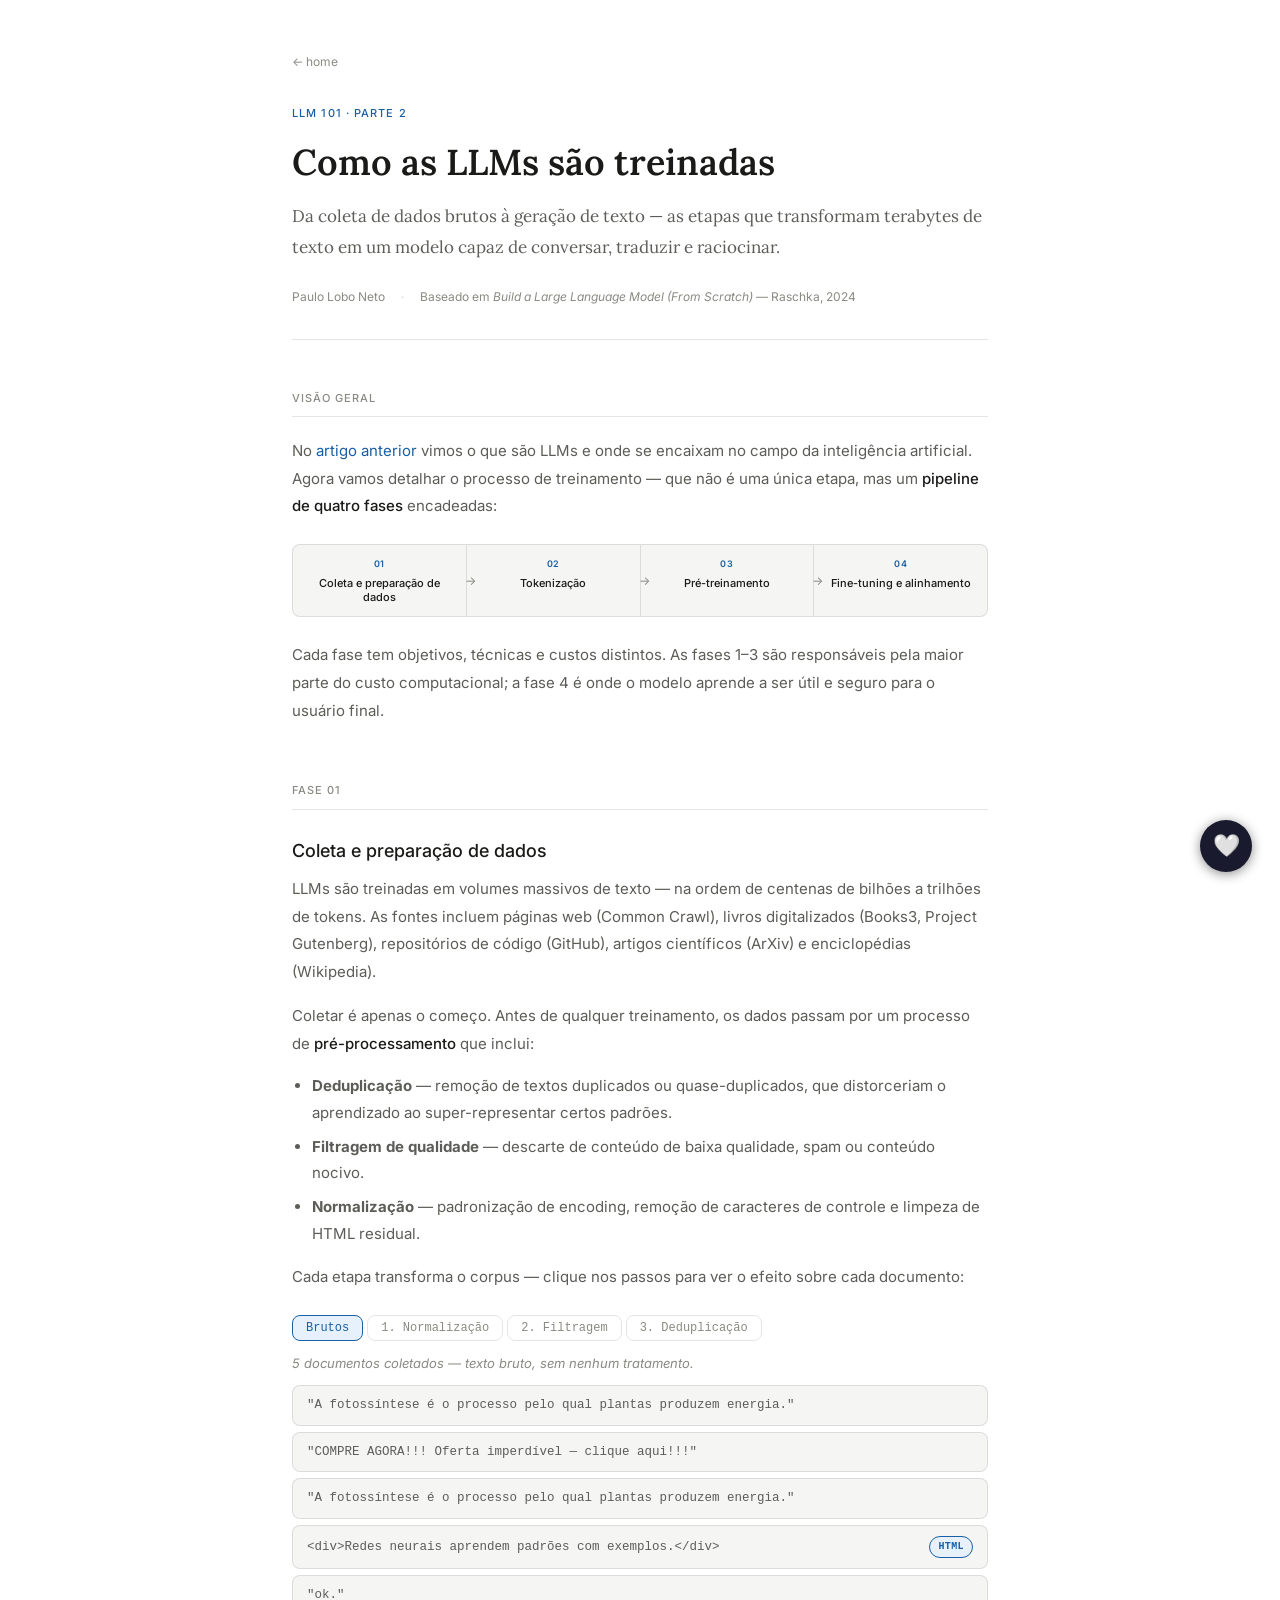
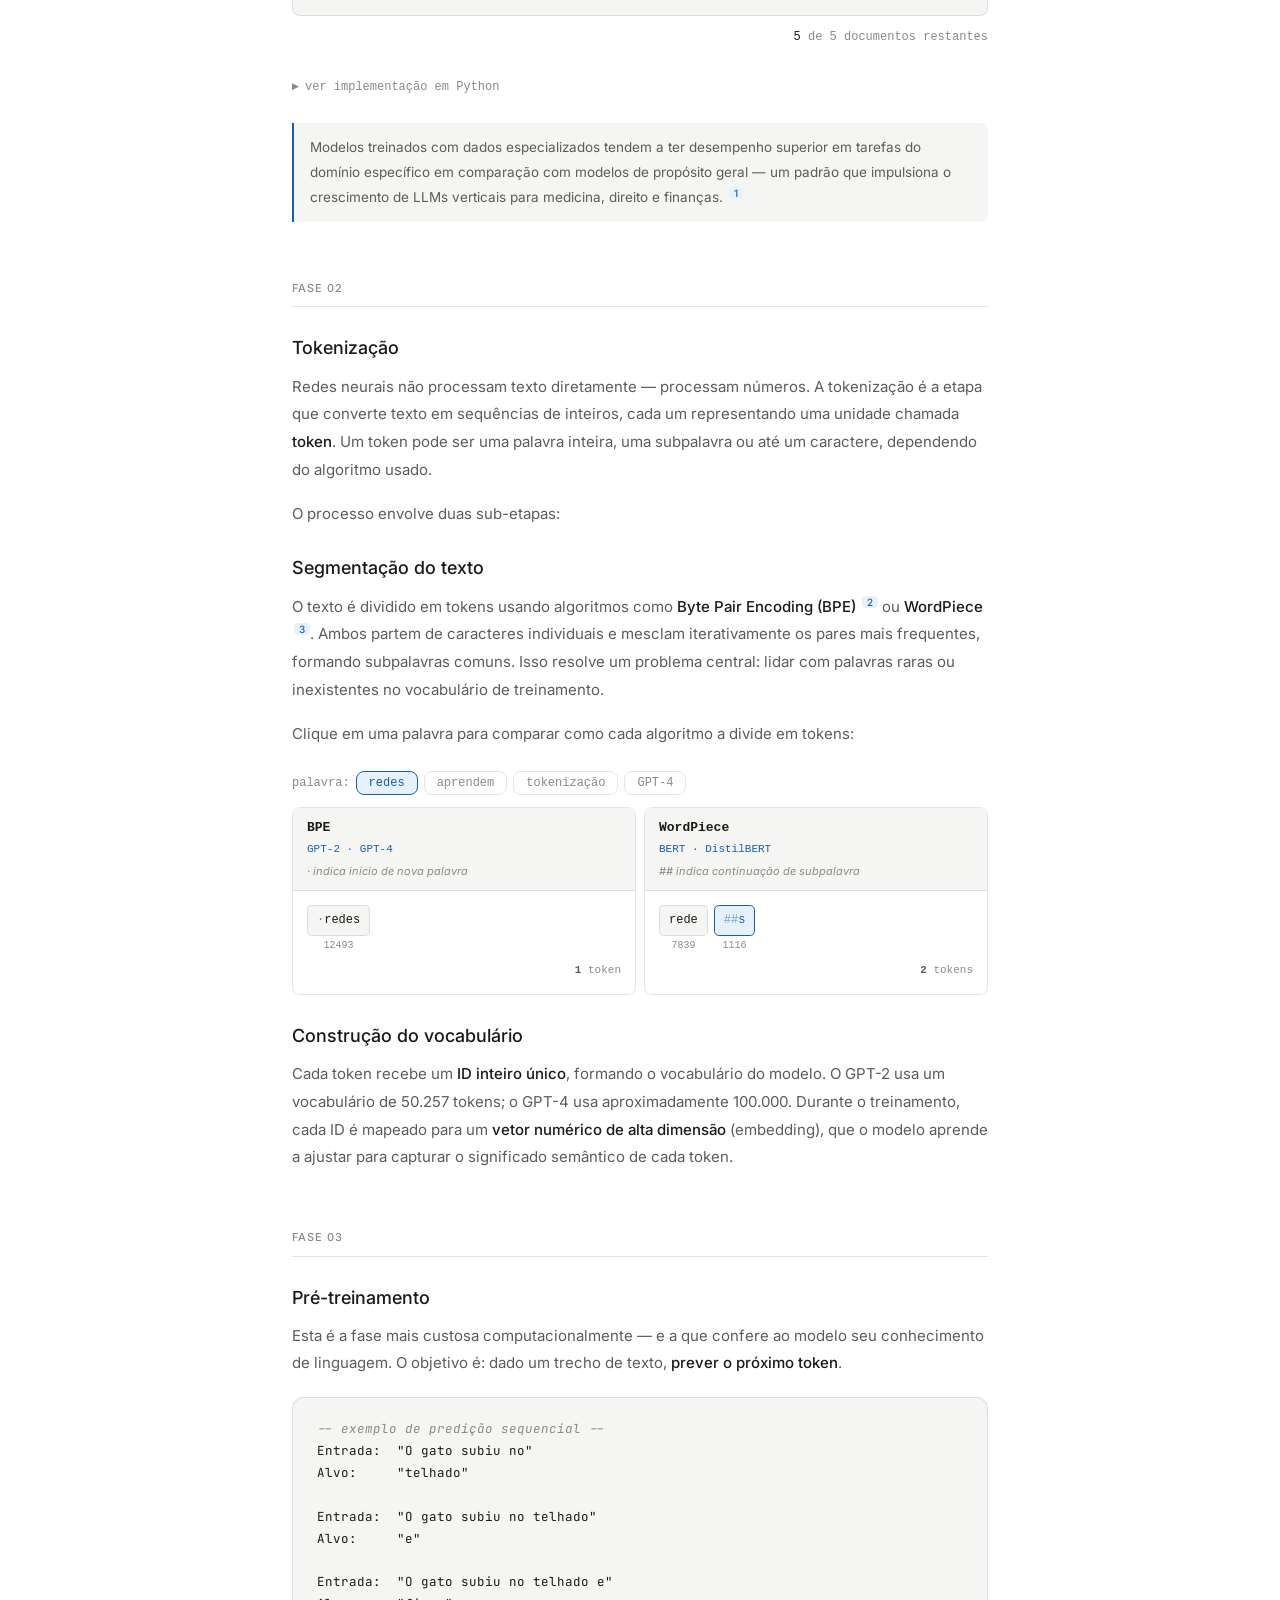
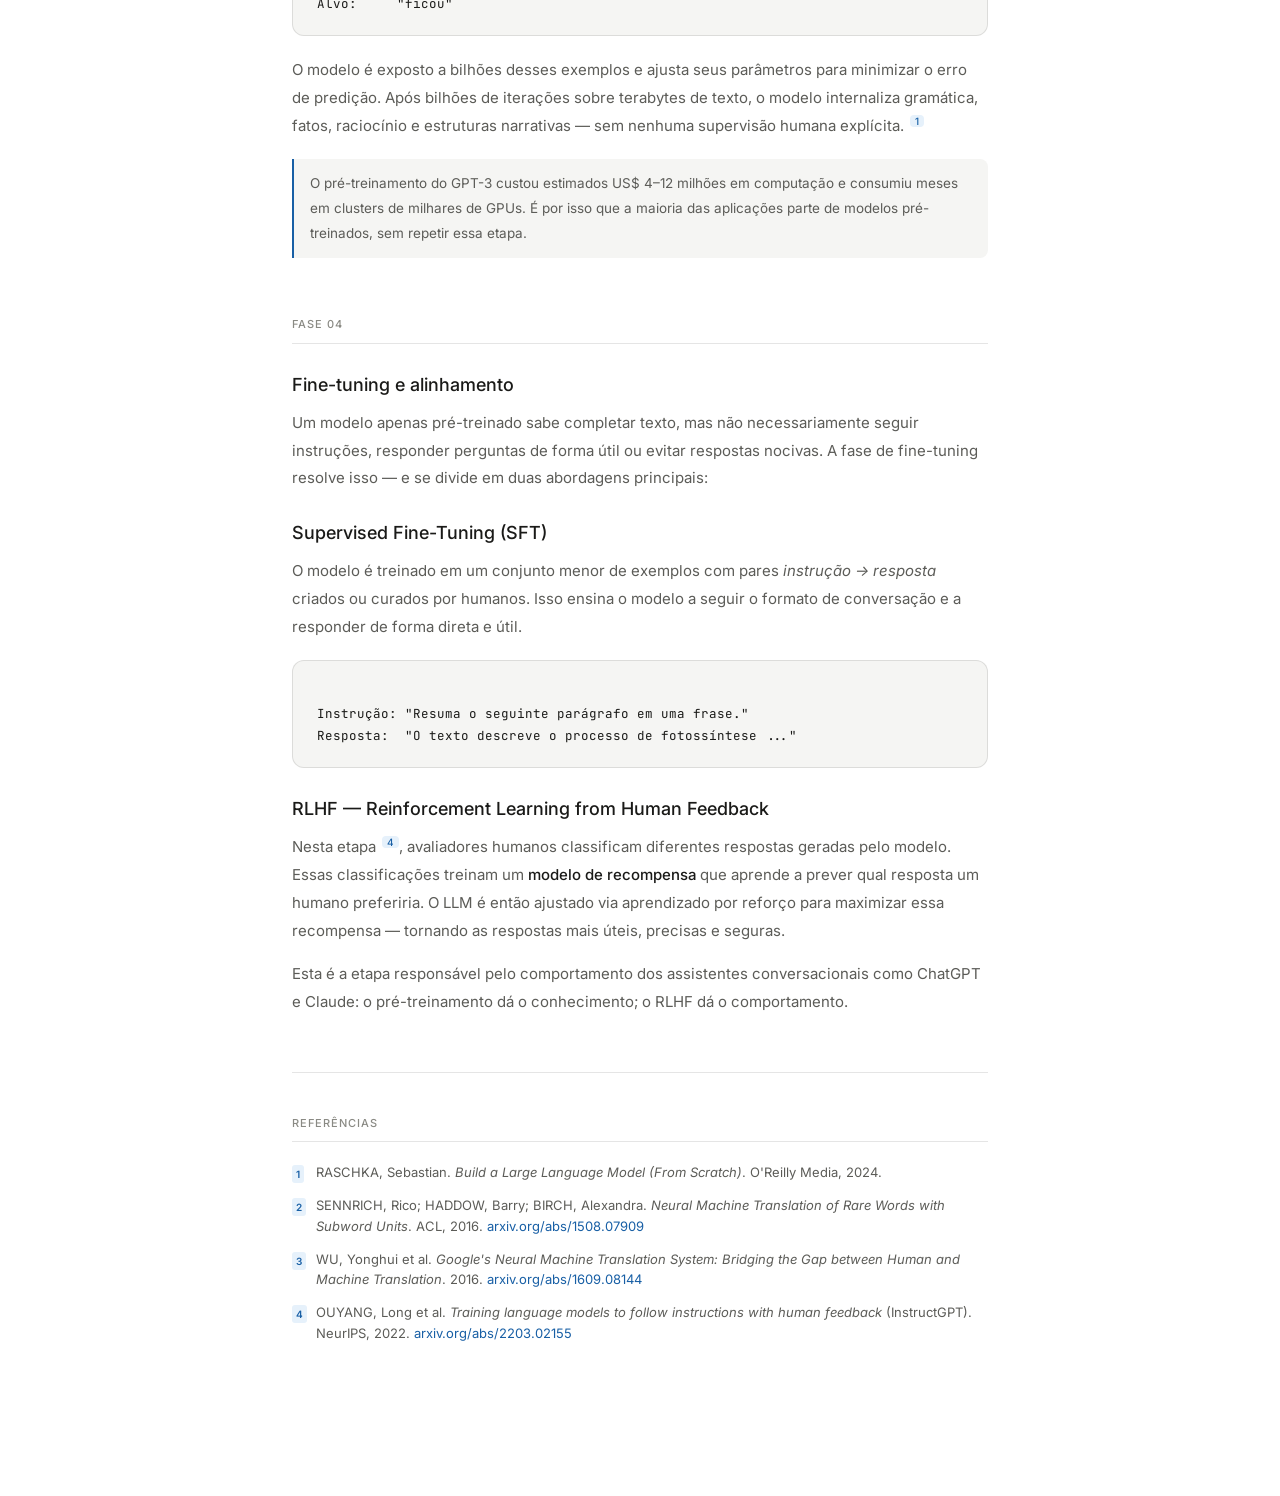
<file: articles/IA/llm-101 - como sao treinadas.html>
<!DOCTYPE html>
<html lang="pt-BR">
<head>
  <!-- Google tag (gtag.js) -->
  <script async src="https://www.googletagmanager.com/gtag/js?id=G-SM44B38PW8"></script>
  <script>
    window.dataLayer = window.dataLayer || [];
    function gtag(){dataLayer.push(arguments);}
    gtag('js', new Date());
    gtag('config', 'G-SM44B38PW8');
  </script>
  <meta charset="UTF-8">
  <meta name="viewport" content="width=device-width, initial-scale=1.0">
  <title>LLM 101 — Como as LLMs são treinadas</title>
  <link rel="preconnect" href="https://fonts.googleapis.com">
  <link href="https://fonts.googleapis.com/css2?family=JetBrains+Mono:wght@400;500&family=Lora:ital,wght@0,400;0,600;1,400&family=Inter:wght@400;500&display=swap" rel="stylesheet">
  <link rel="stylesheet" href="../../assets/css/base.css">
  <link rel="stylesheet" href="../../assets/css/heart.css">
  <style>
    /* ── PIPELINE WIDGET ── */
    .pipeline {
      display: flex;
      align-items: stretch;
      gap: 0;
      margin: 1.5rem 0;
      overflow-x: auto;
    }
    .pipe-step {
      flex: 1;
      min-width: 100px;
      border: 0.5px solid var(--border);
      background: var(--bg2);
      padding: 12px 10px;
      text-align: center;
      position: relative;
    }
    .pipe-step:first-child { border-radius: var(--radius) 0 0 var(--radius); }
    .pipe-step:last-child  { border-radius: 0 var(--radius) var(--radius) 0; }
    .pipe-step + .pipe-step { border-left: none; }
    .pipe-step::after {
      content: '→';
      position: absolute;
      right: -10px;
      top: 50%;
      transform: translateY(-50%);
      font-size: 12px;
      color: var(--text3);
      z-index: 1;
    }
    .pipe-step:last-child::after { display: none; }
    .pipe-num {
      font-size: 9px;
      font-weight: 600;
      color: var(--info-text);
      letter-spacing: 0.05em;
      margin-bottom: 4px;
    }
    .pipe-label {
      font-size: 11px;
      font-weight: 500;
      color: var(--text);
      line-height: 1.3;
    }

    @media (max-width: 600px) {
      .pipeline { flex-direction: column; }
      .pipe-step { border-radius: 0 !important; border-left: 0.5px solid var(--border) !important; }
      .pipe-step:first-child { border-radius: var(--radius) var(--radius) 0 0 !important; }
      .pipe-step:last-child  { border-radius: 0 0 var(--radius) var(--radius) !important; }
      .pipe-step::after { content: '↓'; right: auto; left: 50%; top: auto; bottom: -10px; transform: translateX(-50%); }
    }

    /* ── DATA PREP WIDGET ── */
    .dpw { margin: 1.5rem 0; }
    .dpw-tabs { display: flex; gap: 4px; margin-bottom: 10px; flex-wrap: wrap; }
    .dpw-tab {
      padding: 5px 13px;
      border: 0.5px solid var(--border);
      background: transparent;
      border-radius: var(--radius);
      font-size: 12px;
      font-family: var(--font-mono, monospace);
      color: var(--text3);
      cursor: pointer;
      transition: background .15s, color .15s, border-color .15s;
    }
    .dpw-tab:hover { color: var(--text2); }
    .dpw-tab.active { background: var(--info-bg); color: var(--info-text); border-color: var(--info-text); }
    .dpw-desc { font-size: 13px; color: var(--text3); margin-bottom: 10px; font-style: italic; min-height: 1.4em; }
    .dpw-cards { display: flex; flex-direction: column; gap: 6px; }
    .dpw-card {
      display: flex; align-items: center; gap: 10px;
      padding: 10px 14px;
      border: 0.5px solid var(--border);
      border-radius: var(--radius);
      background: var(--bg2);
      font-size: 12.5px;
      font-family: var(--font-mono, monospace);
      color: var(--text2);
      transition: opacity .3s, background .3s, border-color .3s, color .3s;
    }
    .dpw-card-text { flex: 1; line-height: 1.5; }
    .dpw-card.removed { opacity: .35; }
    .dpw-card.removed .dpw-card-text { text-decoration: line-through; }
    .dpw-card.transformed { background: var(--info-bg); border-color: var(--info-text); color: var(--info-text); }
    .dpw-badge {
      font-size: 10px; padding: 2px 8px; border-radius: 99px;
      font-weight: 600; white-space: nowrap; letter-spacing: .04em; flex-shrink: 0;
    }
    .dpw-badge-spam  { background: rgba(239,68,68,.15);  color: #f87171; }
    .dpw-badge-short { background: rgba(251,191,36,.15); color: #fbbf24; }
    .dpw-badge-dup   { background: rgba(165,180,252,.15); color: #a5b4fc; }
    .dpw-badge-html  { background: var(--info-bg); color: var(--info-text); border: 0.5px solid var(--info-text); }
    .dpw-badge-clean { background: rgba(52,211,153,.15); color: #6ee7b7; }
    .dpw-count { margin-top: 10px; font-size: 12px; color: var(--text3); text-align: right; font-family: var(--font-mono, monospace); }
    .dpw-count strong { color: var(--text); }
    .code-details { margin: 1rem 0; }
    .code-details summary {
      font-size: 12px; font-family: var(--font-mono, monospace);
      color: var(--text3); cursor: pointer; padding: 6px 0;
      list-style: none; display: flex; align-items: center; gap: 6px;
    }
    .code-details summary::-webkit-details-marker { display: none; }
    .code-details summary::before { content: '▶'; font-size: 9px; transition: transform .2s; }
    .code-details[open] summary::before { transform: rotate(90deg); }
    .code-details summary:hover { color: var(--text2); }
    .code-details .code-block { margin-top: 0; border-radius: 0 var(--radius) var(--radius) var(--radius); }

    /* ── TOKENIZATION WIDGET ── */
    .tok-widget { margin: 1.5rem 0; }
    .tok-selector { display: flex; align-items: center; gap: 6px; margin-bottom: 12px; flex-wrap: wrap; }
    .tok-selector-label { font-size: 12px; color: var(--text3); font-family: var(--font-mono, monospace); flex-shrink: 0; }
    .tok-word-btn {
      padding: 4px 12px;
      border: 0.5px solid var(--border);
      background: transparent;
      border-radius: var(--radius);
      font-size: 12px;
      font-family: var(--font-mono, monospace);
      color: var(--text3);
      cursor: pointer;
      transition: all .15s;
    }
    .tok-word-btn:hover { color: var(--text2); }
    .tok-word-btn.active { background: var(--info-bg); color: var(--info-text); border-color: var(--info-text); }
    .tok-panels { display: grid; grid-template-columns: 1fr 1fr; gap: 8px; }
    @media (max-width: 560px) { .tok-panels { grid-template-columns: 1fr; } }
    .tok-panel { border: 0.5px solid var(--border); border-radius: var(--radius); overflow: hidden; }
    .tok-panel-head { background: var(--bg2); padding: 10px 14px; border-bottom: 0.5px solid var(--border); }
    .tok-algo-name { font-size: 13px; font-weight: 600; color: var(--text); font-family: var(--font-mono, monospace); margin-bottom: 2px; }
    .tok-algo-used { font-size: 11px; color: var(--info-text); font-family: var(--font-mono, monospace); margin-bottom: 4px; }
    .tok-algo-rule { font-size: 11px; color: var(--text3); font-style: italic; }
    .tok-panel-body { padding: 14px; display: flex; flex-direction: column; gap: 8px; }
    .tok-chips { display: flex; flex-wrap: wrap; gap: 6px; align-items: flex-end; }
    .tok-chip { display: flex; flex-direction: column; align-items: center; gap: 2px; }
    .tok-chip-text {
      padding: 5px 9px;
      border: 0.5px solid var(--border);
      border-radius: calc(var(--radius) * 0.6);
      font-size: 12px;
      font-family: var(--font-mono, monospace);
      color: var(--text);
      background: var(--bg2);
      white-space: nowrap;
    }
    .tok-chip.cont .tok-chip-text { background: var(--info-bg); color: var(--info-text); border-color: var(--info-text); }
    .tok-chip-id { font-size: 10px; color: var(--text3); font-family: var(--font-mono, monospace); }
    .tok-prefix { opacity: 0.55; }
    .tok-panel-count { font-size: 11px; color: var(--text3); font-family: var(--font-mono, monospace); text-align: right; }
    .tok-panel-count strong { color: var(--text2); }
    .tok-note { font-size: 13px; color: var(--text3); font-style: italic; margin-top: 10px; line-height: 1.6; }
  </style>
</head>
<body>
<div class="page">

  <a href="../../index.html" class="home-link">← home</a>

  <header class="article-header">
    <p class="article-kicker">LLM 101 · Parte 2</p>
    <h1 class="article-title">Como as LLMs são treinadas</h1>
    <p class="article-lede">Da coleta de dados brutos à geração de texto — as etapas que transformam terabytes de texto em um modelo capaz de conversar, traduzir e raciocinar.</p>
    <div class="article-meta">
      <span>Paulo Lobo Neto</span>
      <span class="meta-sep">·</span>
      <span>Baseado em <em>Build a Large Language Model (From Scratch)</em> — Raschka, 2024</span>
    </div>
  </header>

  <!-- VISÃO GERAL -->
  <section class="section">
    <p class="section-label">Visão geral</p>

    <p>No <a href="llm-101 - o que é uma LLM.html">artigo anterior</a> vimos o que são LLMs e onde se encaixam no campo da inteligência artificial. Agora vamos detalhar o processo de treinamento — que não é uma única etapa, mas um <strong>pipeline de quatro fases</strong> encadeadas:</p>

    <div class="pipeline">
      <div class="pipe-step">
        <div class="pipe-num">01</div>
        <div class="pipe-label">Coleta e preparação de dados</div>
      </div>
      <div class="pipe-step">
        <div class="pipe-num">02</div>
        <div class="pipe-label">Tokenização</div>
      </div>
      <div class="pipe-step">
        <div class="pipe-num">03</div>
        <div class="pipe-label">Pré-treinamento</div>
      </div>
      <div class="pipe-step">
        <div class="pipe-num">04</div>
        <div class="pipe-label">Fine-tuning e alinhamento</div>
      </div>
    </div>

    <p>Cada fase tem objetivos, técnicas e custos distintos. As fases 1–3 são responsáveis pela maior parte do custo computacional; a fase 4 é onde o modelo aprende a ser útil e seguro para o usuário final.</p>
  </section>

  <!-- COLETA -->
  <section class="section">
    <p class="section-label">Fase 01</p>

    <h3>Coleta e preparação de dados</h3>
    <p>LLMs são treinadas em volumes massivos de texto — na ordem de centenas de bilhões a trilhões de tokens. As fontes incluem páginas web (Common Crawl), livros digitalizados (Books3, Project Gutenberg), repositórios de código (GitHub), artigos científicos (ArXiv) e enciclopédias (Wikipedia).</p>

    <p>Coletar é apenas o começo. Antes de qualquer treinamento, os dados passam por um processo de <strong>pré-processamento</strong> que inclui:</p>

    <ul style="margin: 0.75rem 0 1rem 1.25rem; display: flex; flex-direction: column; gap: 0.5rem;">
      <li style="font-size:15px; line-height:1.75; color:var(--text2);"><strong>Deduplicação</strong> — remoção de textos duplicados ou quase-duplicados, que distorceriam o aprendizado ao super-representar certos padrões.</li>
      <li style="font-size:15px; line-height:1.75; color:var(--text2);"><strong>Filtragem de qualidade</strong> — descarte de conteúdo de baixa qualidade, spam ou conteúdo nocivo.</li>
      <li style="font-size:15px; line-height:1.75; color:var(--text2);"><strong>Normalização</strong> — padronização de encoding, remoção de caracteres de controle e limpeza de HTML residual.</li>
    </ul>

    <p>Cada etapa transforma o corpus — clique nos passos para ver o efeito sobre cada documento:</p>

    <div class="dpw" id="dpw">
      <div class="dpw-tabs">
        <button class="dpw-tab active" onclick="dpwGo(0)">Brutos</button>
        <button class="dpw-tab" onclick="dpwGo(1)">1. Normalização</button>
        <button class="dpw-tab" onclick="dpwGo(2)">2. Filtragem</button>
        <button class="dpw-tab" onclick="dpwGo(3)">3. Deduplicação</button>
      </div>
      <p class="dpw-desc" id="dpwDesc"></p>
      <div class="dpw-cards" id="dpwCards"></div>
      <p class="dpw-count" id="dpwCount"></p>
    </div>
    <script>
    (function () {
      var docs = [
        { text: '"A fotossíntese é o processo pelo qual plantas produzem energia."',
          clean: '"A fotossíntese é o processo pelo qual plantas produzem energia."' },
        { text: '"COMPRE AGORA!!! Oferta imperdível — clique aqui!!!"',
          clean: '"COMPRE AGORA!!! Oferta imperdível — clique aqui!!!"', spam: true },
        { text: '"A fotossíntese é o processo pelo qual plantas produzem energia."',
          clean: '"A fotossíntese é o processo pelo qual plantas produzem energia."', dup: true },
        { text: '&lt;div&gt;Redes neurais aprendem padrões com exemplos.&lt;/div&gt;',
          clean: '"Redes neurais aprendem padrões com exemplos."', html: true },
        { text: '"ok."', clean: '"ok."', short: true },
      ];
      var steps = [
        '5 documentos coletados — texto bruto, sem nenhum tratamento.',
        'Tags HTML removidas do documento 4; conteúdo extraído e normalizado.',
        'Spam (doc 2) e texto muito curto (doc 5) descartados pela filtragem de qualidade.',
        'Duplicata (doc 3) removida. Corpus final: 2 documentos limpos e únicos.',
      ];
      function render(step) {
        document.getElementById('dpwDesc').textContent = steps[step];
        document.querySelectorAll('.dpw-tab').forEach(function (t, i) {
          t.classList.toggle('active', i === step);
        });
        var cards = document.getElementById('dpwCards');
        cards.innerHTML = '';
        var kept = 0;
        docs.forEach(function (doc) {
          var removedQ = step >= 2 && (doc.spam || doc.short);
          var removedD = step >= 3 && doc.dup;
          var removed  = removedQ || removedD;
          var xformed  = step >= 1 && doc.html && !removed;
          var card = document.createElement('div');
          card.className = 'dpw-card' + (removed ? ' removed' : '') + (xformed ? ' transformed' : '');
          var span = document.createElement('span');
          span.className = 'dpw-card-text';
          if (step >= 1 && doc.html) { span.textContent = doc.clean; }
          else { span.innerHTML = doc.text; }
          card.appendChild(span);
          var badges = [];
          if (step === 0 && doc.html)  badges.push(['HTML', 'html']);
          if (xformed)                 badges.push(['normalizado', 'clean']);
          if (step >= 2 && doc.spam)   badges.push(['spam', 'spam']);
          if (step >= 2 && doc.short)  badges.push(['curto demais', 'short']);
          if (step >= 3 && doc.dup)    badges.push(['duplicata', 'dup']);
          badges.forEach(function (b) {
            var el = document.createElement('span');
            el.className = 'dpw-badge dpw-badge-' + b[1];
            el.textContent = b[0];
            card.appendChild(el);
          });
          if (!removed) kept++;
          cards.appendChild(card);
        });
        document.getElementById('dpwCount').innerHTML =
          '<strong>' + kept + '</strong> de 5 documentos restantes';
      }
      window.dpwGo = render;
      render(0);
    })();
    </script>

    <details class="code-details">
      <summary>ver implementação em Python</summary>
      <div class="code-block"><span class="kw">import</span> re

<span class="cm"># textos brutos coletados (ex: parágrafos de páginas web)</span>
raw_texts = [
    <span class="str">"A fotossíntese é o processo pelo qual plantas produzem energia."</span>,
    <span class="str">"COMPRE AGORA!!! Oferta imperdível — clique aqui!!!"</span>,   <span class="cm"># spam</span>
    <span class="str">"A fotossíntese é o processo pelo qual plantas produzem energia."</span>,  <span class="cm"># duplicata</span>
    <span class="str">"&lt;div&gt;Redes neurais aprendem padrões com exemplos.&lt;/div&gt;"</span>,
    <span class="str">"ok."</span>,                                                    <span class="cm"># muito curto</span>
]

<span class="kw">def</span> <span class="fn">limpar_html</span>(texto):
    <span class="kw">return</span> re.sub(<span class="str">r"&lt;[^&gt;]+&gt;"</span>, <span class="str">""</span>, texto).strip()

<span class="kw">def</span> <span class="fn">é_qualidade</span>(texto, min_tokens=<span class="num">8</span>, max_exclamacoes=<span class="num">2</span>):
    tokens = texto.split()
    <span class="kw">return</span> len(tokens) >= min_tokens <span class="kw">and</span> texto.count(<span class="str">"!"</span>) <= max_exclamacoes

normalizados = [limpar_html(t) <span class="kw">for</span> t <span class="kw">in</span> raw_texts]
filtrados    = [t <span class="kw">for</span> t <span class="kw">in</span> normalizados <span class="kw">if</span> é_qualidade(t)]
deduplicados = list(dict.fromkeys(filtrados))</div>
    </details>

    <div class="callout">
      <p>Modelos treinados com dados especializados tendem a ter desempenho superior em tarefas do domínio específico em comparação com modelos de propósito geral — um padrão que impulsiona o crescimento de LLMs verticais para medicina, direito e finanças. <span class="ref">1</span></p>
    </div>
  </section>

  <!-- TOKENIZAÇÃO -->
  <section class="section">
    <p class="section-label">Fase 02</p>

    <h3>Tokenização</h3>
    <p>Redes neurais não processam texto diretamente — processam números. A tokenização é a etapa que converte texto em sequências de inteiros, cada um representando uma unidade chamada <strong>token</strong>. Um token pode ser uma palavra inteira, uma subpalavra ou até um caractere, dependendo do algoritmo usado.</p>

    <p>O processo envolve duas sub-etapas:</p>

    <h3>Segmentação do texto</h3>
    <p>O texto é dividido em tokens usando algoritmos como <strong>Byte Pair Encoding (BPE)</strong> <span class="ref">2</span> ou <strong>WordPiece</strong> <span class="ref">3</span>. Ambos partem de caracteres individuais e mesclam iterativamente os pares mais frequentes, formando subpalavras comuns. Isso resolve um problema central: lidar com palavras raras ou inexistentes no vocabulário de treinamento.</p>

    <p>Clique em uma palavra para comparar como cada algoritmo a divide em tokens:</p>

    <div class="tok-widget" id="tokWidget">
      <div class="tok-selector">
        <span class="tok-selector-label">palavra:</span>
        <button class="tok-word-btn active" onclick="tokGo(0)">redes</button>
        <button class="tok-word-btn" onclick="tokGo(1)">aprendem</button>
        <button class="tok-word-btn" onclick="tokGo(2)">tokenização</button>
        <button class="tok-word-btn" onclick="tokGo(3)">GPT-4</button>
      </div>
      <div class="tok-panels">
        <div class="tok-panel">
          <div class="tok-panel-head">
            <div class="tok-algo-name">BPE</div>
            <div class="tok-algo-used">GPT-2 · GPT-4</div>
            <div class="tok-algo-rule">· indica início de nova palavra</div>
          </div>
          <div class="tok-panel-body">
            <div class="tok-chips" id="tokBpeChips"></div>
            <div class="tok-panel-count" id="tokBpeCount"></div>
          </div>
        </div>
        <div class="tok-panel">
          <div class="tok-panel-head">
            <div class="tok-algo-name">WordPiece</div>
            <div class="tok-algo-used">BERT · DistilBERT</div>
            <div class="tok-algo-rule">## indica continuação de subpalavra</div>
          </div>
          <div class="tok-panel-body">
            <div class="tok-chips" id="tokWpChips"></div>
            <div class="tok-panel-count" id="tokWpCount"></div>
          </div>
        </div>
      </div>
      <p class="tok-note" id="tokNote"></p>
    </div>
    <script>
    (function () {
      var data = [
        {
          word: 'redes',
          bpe: [{ text: 'redes', id: 12493, space: true }],
          wp:  [{ text: 'rede', id: 7839 }, { text: '##s', id: 1116, cont: true }]
        },
        {
          word: 'aprendem',
          bpe: [{ text: 'aprend', id: 893, space: true }, { text: 'em', id: 368, cont: true }],
          wp:  [{ text: 'aprend', id: 1200 }, { text: '##em', id: 830, cont: true }],
          note: 'Mesma divisão lógica nos dois algoritmos. A diferença é só notacional: BPE usa · (espaço) no primeiro token; WordPiece usa ## nos tokens seguintes.'
        },
        {
          word: 'tokenização',
          bpe: [{ text: 'token', id: 3399, space: true }, { text: 'ização', id: 29767, cont: true }],
          wp:  [{ text: 'token', id: 19204 }, { text: '##iza', id: 11472, cont: true }, { text: '##ção', id: 3303, cont: true }],
          note: 'Termo técnico raro: WordPiece divide em 3 partes para maximizar probabilidade da sequência; BPE já tinha visto "ização" como par frequente e o mantém junto.'
        },
        {
          word: 'GPT-4',
          bpe: [{ text: 'GPT', id: 38, space: true }, { text: '-4', id: 21, cont: true }],
          wp:  [{ text: 'G', id: 144 }, { text: '##PT', id: 7982, cont: true }, { text: '-', id: 118 }, { text: '##4', id: 1018, cont: true }],
          note: 'Sigla com número: BPE aprendeu "GPT" como token único por frequência no corpus de código e web. WordPiece fragmenta mais, gerando 4 tokens vs 2.'
        }
      ];

      function makeChips(tokens, algo) {
        return tokens.map(function (t) {
          var chip = document.createElement('div');
          chip.className = 'tok-chip' + (t.cont ? ' cont' : '');
          var textEl = document.createElement('span');
          textEl.className = 'tok-chip-text';
          if (algo === 'bpe' && t.space) {
            var pfxA = document.createElement('span');
            pfxA.className = 'tok-prefix';
            pfxA.textContent = '·';
            textEl.appendChild(pfxA);
            textEl.appendChild(document.createTextNode(t.text));
          } else if (algo === 'wp' && t.cont) {
            var pfxB = document.createElement('span');
            pfxB.className = 'tok-prefix';
            pfxB.textContent = '##';
            textEl.appendChild(pfxB);
            textEl.appendChild(document.createTextNode(t.text.slice(2)));
          } else {
            textEl.textContent = t.text;
          }
          var idEl = document.createElement('span');
          idEl.className = 'tok-chip-id';
          idEl.textContent = t.id;
          chip.appendChild(textEl);
          chip.appendChild(idEl);
          return chip;
        });
      }

      function render(idx) {
        var d = data[idx];
        document.querySelectorAll('.tok-word-btn').forEach(function (b, i) {
          b.classList.toggle('active', i === idx);
        });
        var bpeEl = document.getElementById('tokBpeChips');
        var wpEl  = document.getElementById('tokWpChips');
        bpeEl.innerHTML = '';
        wpEl.innerHTML  = '';
        makeChips(d.bpe, 'bpe').forEach(function (c) { bpeEl.appendChild(c); });
        makeChips(d.wp,  'wp' ).forEach(function (c) { wpEl.appendChild(c);  });
        document.getElementById('tokBpeCount').innerHTML =
          '<strong>' + d.bpe.length + '</strong> token' + (d.bpe.length !== 1 ? 's' : '');
        document.getElementById('tokWpCount').innerHTML =
          '<strong>' + d.wp.length + '</strong> token' + (d.wp.length !== 1 ? 's' : '');
        document.getElementById('tokNote').textContent = d.note;
      }

      window.tokGo = render;
      render(0);
    })();
    </script>

    <h3>Construção do vocabulário</h3>
    <p>Cada token recebe um <strong>ID inteiro único</strong>, formando o vocabulário do modelo. O GPT-2 usa um vocabulário de 50.257 tokens; o GPT-4 usa aproximadamente 100.000. Durante o treinamento, cada ID é mapeado para um <strong>vetor numérico de alta dimensão</strong> (embedding), que o modelo aprende a ajustar para capturar o significado semântico de cada token.</p>
  </section>

  <!-- PRÉ-TREINAMENTO -->
  <section class="section">
    <p class="section-label">Fase 03</p>

    <h3>Pré-treinamento</h3>
    <p>Esta é a fase mais custosa computacionalmente — e a que confere ao modelo seu conhecimento de linguagem. O objetivo é: dado um trecho de texto, <strong>prever o próximo token</strong>.</p>

    <div class="code-block"><span class="cm">-- exemplo de predição sequencial --</span>
Entrada:  "O gato subiu no"
Alvo:     "telhado"

Entrada:  "O gato subiu no telhado"
Alvo:     "e"

Entrada:  "O gato subiu no telhado e"
Alvo:     "ficou"</div>

    <p>O modelo é exposto a bilhões desses exemplos e ajusta seus parâmetros para minimizar o erro de predição. Após bilhões de iterações sobre terabytes de texto, o modelo internaliza gramática, fatos, raciocínio e estruturas narrativas — sem nenhuma supervisão humana explícita. <span class="ref">1</span></p>

    <div class="callout">
      <p>O pré-treinamento do GPT-3 custou estimados US$ 4–12 milhões em computação e consumiu meses em clusters de milhares de GPUs. É por isso que a maioria das aplicações parte de modelos pré-treinados, sem repetir essa etapa.</p>
    </div>
  </section>

  <!-- FINE-TUNING -->
  <section class="section">
    <p class="section-label">Fase 04</p>

    <h3>Fine-tuning e alinhamento</h3>
    <p>Um modelo apenas pré-treinado sabe completar texto, mas não necessariamente seguir instruções, responder perguntas de forma útil ou evitar respostas nocivas. A fase de fine-tuning resolve isso — e se divide em duas abordagens principais:</p>

    <h3>Supervised Fine-Tuning (SFT)</h3>
    <p>O modelo é treinado em um conjunto menor de exemplos com pares <em>instrução → resposta</em> criados ou curados por humanos. Isso ensina o modelo a seguir o formato de conversação e a responder de forma direta e útil.</p>

    <div class="code-block">
Instrução: "Resuma o seguinte parágrafo em uma frase."
Resposta:  "O texto descreve o processo de fotossíntese ..."</div>

    <h3>RLHF — Reinforcement Learning from Human Feedback</h3>
    <p>Nesta etapa <span class="ref">4</span>, avaliadores humanos classificam diferentes respostas geradas pelo modelo. Essas classificações treinam um <strong>modelo de recompensa</strong> que aprende a prever qual resposta um humano preferiria. O LLM é então ajustado via aprendizado por reforço para maximizar essa recompensa — tornando as respostas mais úteis, precisas e seguras.</p>

    <p>Esta é a etapa responsável pelo comportamento dos assistentes conversacionais como ChatGPT e Claude: o pré-treinamento dá o conhecimento; o RLHF dá o comportamento.</p>
  </section>

  <hr>

  <!-- REFERÊNCIAS -->
  <section class="section">
    <p class="section-label">Referências</p>
    <ul class="refs-list">
      <li data-n="1">RASCHKA, Sebastian. <em>Build a Large Language Model (From Scratch)</em>. O'Reilly Media, 2024.</li>
      <li data-n="2">SENNRICH, Rico; HADDOW, Barry; BIRCH, Alexandra. <em>Neural Machine Translation of Rare Words with Subword Units</em>. ACL, 2016. <a href="https://arxiv.org/abs/1508.07909" target="_blank" rel="noopener">arxiv.org/abs/1508.07909</a></li>
      <li data-n="3">WU, Yonghui et al. <em>Google's Neural Machine Translation System: Bridging the Gap between Human and Machine Translation</em>. 2016. <a href="https://arxiv.org/abs/1609.08144" target="_blank" rel="noopener">arxiv.org/abs/1609.08144</a></li>
      <li data-n="4">OUYANG, Long et al. <em>Training language models to follow instructions with human feedback</em> (InstructGPT). NeurIPS, 2022. <a href="https://arxiv.org/abs/2203.02155" target="_blank" rel="noopener">arxiv.org/abs/2203.02155</a></li>
    </ul>
  </section>

</div>

<button id="heart-btn" data-article="llm-101-como-treinadas" title="Curtiu o artigo?" aria-label="Curtir artigo">🤍</button>
<div id="heart-toast">Obrigado pelo feedback! ❤️</div>
<script src="../../assets/js/heart.js"></script>
</body>
</html>
</file>
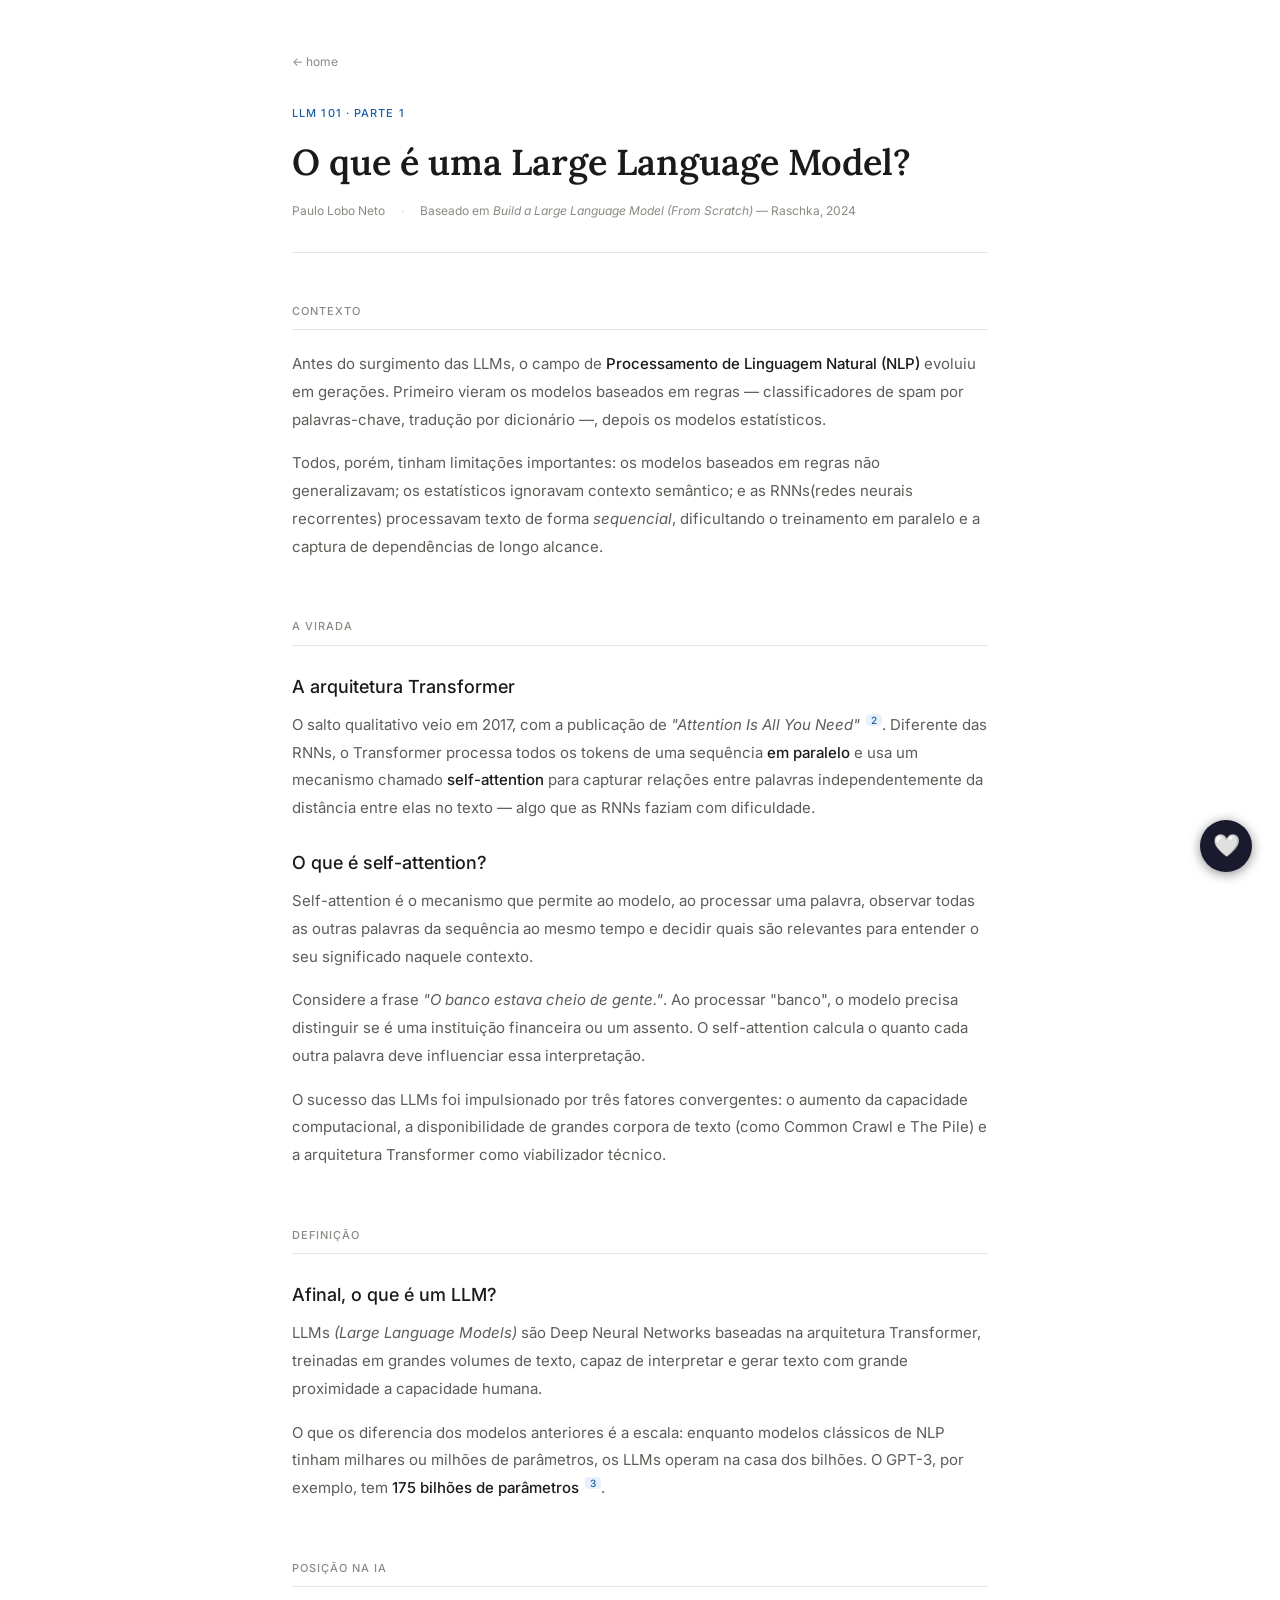
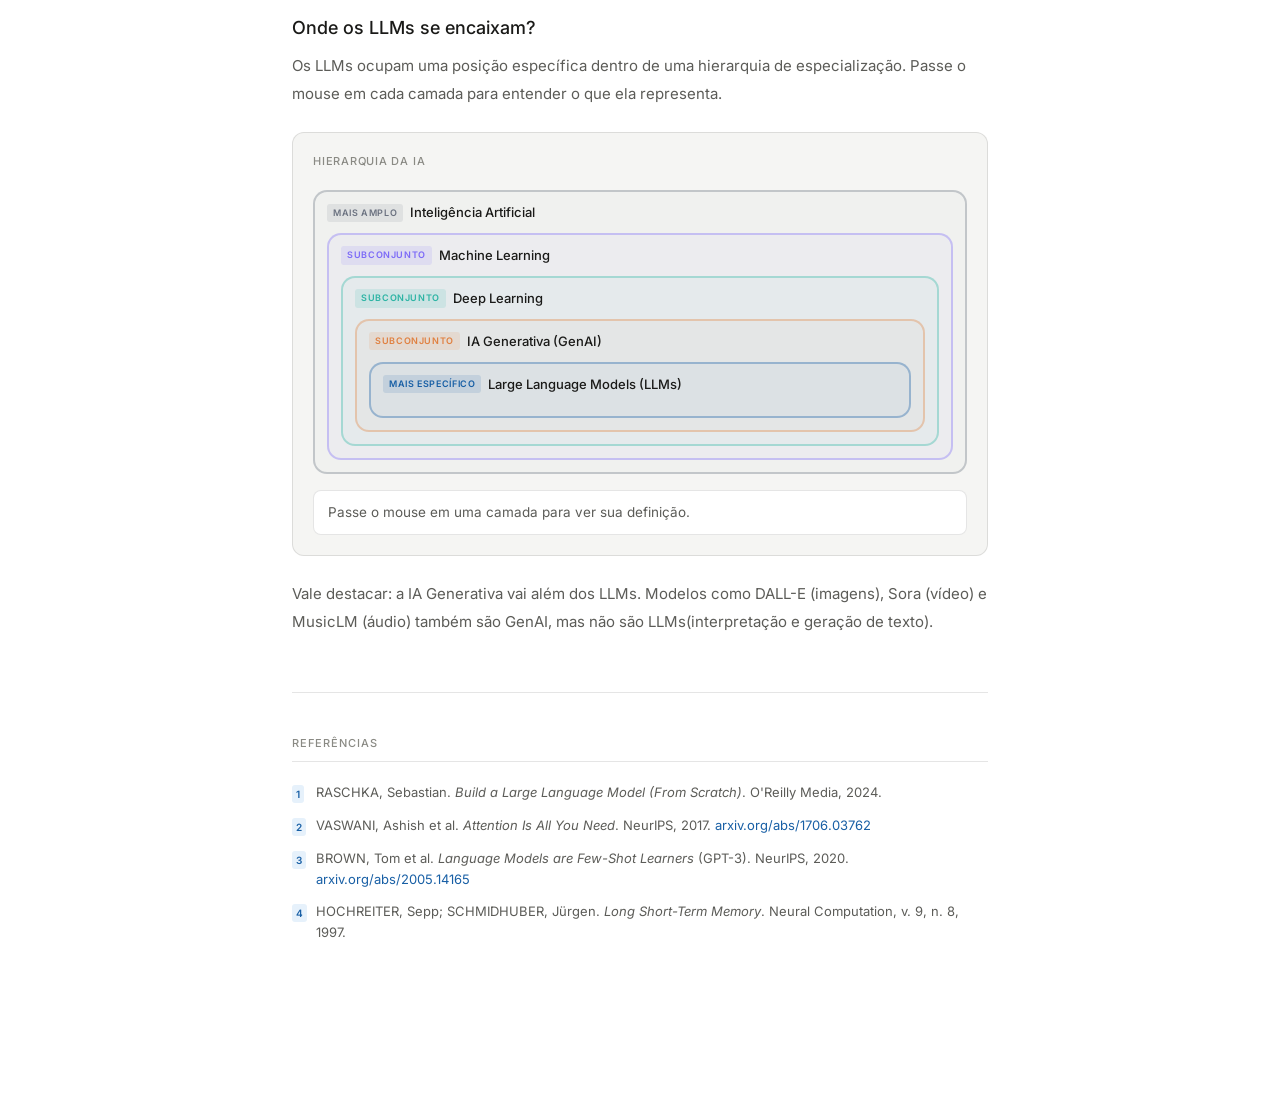
<file: articles/IA/llm-101 - o que é uma LLM.html>
<!DOCTYPE html>
<html lang="pt-BR">
<head>
  <!-- Google tag (gtag.js) -->
  <script async src="https://www.googletagmanager.com/gtag/js?id=G-SM44B38PW8"></script>
  <script>
    window.dataLayer = window.dataLayer || [];
    function gtag(){dataLayer.push(arguments);}
    gtag('js', new Date());
    gtag('config', 'G-SM44B38PW8');
  </script>
  <meta charset="UTF-8">
  <meta name="viewport" content="width=device-width, initial-scale=1.0">
  <title>LLM 101 — O que é uma Large Language Model</title>
  <link rel="preconnect" href="https://fonts.googleapis.com">
  <link href="https://fonts.googleapis.com/css2?family=JetBrains+Mono:wght@400;500&family=Lora:ital,wght@0,400;0,600;1,400&family=Inter:wght@400;500&display=swap" rel="stylesheet">
  <link rel="stylesheet" href="../../assets/css/base.css">
  <link rel="stylesheet" href="../../assets/css/heart.css">
  <style>
    /* ── HIERARCHY NESTED WIDGET ── */
    .nest-box {
      border-radius: 14px;
      border: 2px solid;
      padding: 10px 12px 12px;
      cursor: pointer;
      transition: border-color 0.2s, background 0.2s;
    }
    .nest-lbl {
      display: flex;
      align-items: center;
      gap: 7px;
      margin-bottom: 10px;
      pointer-events: none;
    }
    .nest-tag {
      font-size: 9px;
      font-weight: 600;
      letter-spacing: 0.07em;
      text-transform: uppercase;
      padding: 2px 6px;
      border-radius: 3px;
      flex-shrink: 0;
    }
    .nest-name {
      font-size: 13px;
      font-weight: 500;
      color: var(--text);
      transition: color 0.2s;
    }

    .n-ai    { border-color: rgba(107,114,128,0.35); background: rgba(107,114,128,0.03); }
    .n-ml    { border-color: rgba(124,106,247,0.35); background: rgba(124,106,247,0.03); }
    .n-dl    { border-color: rgba(45,180,164,0.35);  background: rgba(45,180,164,0.03); }
    .n-genai { border-color: rgba(224,128,64,0.35);  background: rgba(224,128,64,0.03); }
    .n-llm   { border-color: rgba(24,95,165,0.35);   background: rgba(24,95,165,0.04); }

    .n-ai.active    { border-color: #6b7280; background: rgba(107,114,128,0.1); }
    .n-ml.active    { border-color: #7c6af7; background: rgba(124,106,247,0.1); }
    .n-dl.active    { border-color: #2db4a4; background: rgba(45,180,164,0.1); }
    .n-genai.active { border-color: #e08040; background: rgba(224,128,64,0.1); }
    .n-llm.active   { border-color: #185fa5; background: rgba(24,95,165,0.13); }

    .n-ai .nest-tag    { color: #6b7280; background: rgba(107,114,128,0.13); }
    .n-ml .nest-tag    { color: #7c6af7; background: rgba(124,106,247,0.13); }
    .n-dl .nest-tag    { color: #2db4a4; background: rgba(45,180,164,0.13); }
    .n-genai .nest-tag { color: #e08040; background: rgba(224,128,64,0.13); }
    .n-llm .nest-tag   { color: #185fa5; background: rgba(24,95,165,0.13); }

    .n-ai.active .nest-name    { color: #6b7280; }
    .n-ml.active .nest-name    { color: #7c6af7; }
    .n-dl.active .nest-name    { color: #2db4a4; }
    .n-genai.active .nest-name { color: #e08040; }
    .n-llm.active .nest-name   { color: #185fa5; }

    .hier-desc {
      margin-top: 1rem;
      font-size: 13.5px;
      line-height: 1.7;
      color: var(--text2);
      min-height: 42px;
      padding: 10px 14px;
      background: var(--bg);
      border-radius: var(--radius);
      border: 0.5px solid var(--border);
      transition: opacity 0.2s;
    }
  </style>
</head>
<body>
<div class="page">

  <a href="../../index.html" class="home-link">← home</a>

  <header class="article-header">
    <p class="article-kicker">LLM 101 · Parte 1</p>
    <h1 class="article-title">O que é uma Large Language Model?</h1>
    <div class="article-meta">
      <span>Paulo Lobo Neto</span>
      <span class="meta-sep">·</span>
      <span>Baseado em <em>Build a Large Language Model (From Scratch)</em> — Raschka, 2024</span>
    </div>
  </header>

  <!-- SEÇÃO 1: CONTEXTO PRÉ-LLM -->
  <section class="section">
    <p class="section-label">Contexto</p>

    <p>Antes do surgimento das LLMs, o campo de <strong>Processamento de Linguagem Natural (NLP)</strong> evoluiu em gerações. Primeiro vieram os modelos baseados em regras — classificadores de spam por palavras-chave, tradução por dicionário —, depois os modelos estatísticos. </p>

    <p>Todos, porém, tinham limitações importantes: os modelos baseados em regras não generalizavam; os estatísticos ignoravam contexto semântico; e as RNNs(redes neurais recorrentes) processavam texto de forma <em>sequencial</em>, dificultando o treinamento em paralelo e a captura de dependências de longo alcance.</p>
  </section>

  <!-- SEÇÃO 2: TRANSFORMER -->
  <section class="section">
    <p class="section-label">A virada</p>

    <h3>A arquitetura Transformer</h3>
    <p>O salto qualitativo veio em 2017, com a publicação de <em>"Attention Is All You Need"</em> <span class="ref">2</span>. Diferente das RNNs, o Transformer processa todos os tokens de uma sequência <strong>em paralelo</strong> e usa um mecanismo chamado <strong>self-attention</strong> para capturar relações entre palavras independentemente da distância entre elas no texto — algo que as RNNs faziam com dificuldade.</p>

    <h3>O que é self-attention?</h3>
    <p>Self-attention é o mecanismo que permite ao modelo, ao processar uma palavra, observar todas as outras palavras da sequência ao mesmo tempo e decidir quais são relevantes para entender o seu significado naquele contexto.</p>

    <p>Considere a frase <em>"O banco estava cheio de gente."</em>. Ao processar "banco", o modelo precisa distinguir se é uma instituição financeira ou um assento. O self-attention calcula o quanto cada outra palavra deve influenciar essa interpretação.</p>

    <p>O sucesso das LLMs foi impulsionado por três fatores convergentes: o aumento da capacidade computacional, a disponibilidade de grandes corpora de texto (como Common Crawl e The Pile) e a arquitetura Transformer como viabilizador técnico.</p>
  </section>

  <!-- SEÇÃO 3: O QUE É UM LLM -->
  <section class="section">
    <p class="section-label">Definição</p>

    <h3>Afinal, o que é um LLM?</h3>
    <p>LLMs <em>(Large Language Models)</em> são Deep Neural Networks baseadas na arquitetura Transformer, treinadas em grandes volumes de texto, capaz de interpretar e gerar texto com grande proximidade a capacidade humana.</p>

    <p>O que os diferencia dos modelos anteriores é a escala: enquanto modelos clássicos de NLP tinham milhares ou milhões de parâmetros, os LLMs operam na casa dos bilhões. O GPT-3, por exemplo, tem <strong>175 bilhões de parâmetros</strong> <span class="ref">3</span>.</p>
  </section>

  <!-- SEÇÃO 4: HIERARQUIA / WIDGET -->
  <section class="section">
    <p class="section-label">Posição na IA</p>

    <h3>Onde os LLMs se encaixam?</h3>
    <p>Os LLMs ocupam uma posição específica dentro de uma hierarquia de especialização. Passe o mouse em cada camada para entender o que ela representa.</p>

    <div class="widget">
      <div class="widget-row">
        <span class="widget-title">Hierarquia da IA</span>
      </div>

      <div class="nest-box n-ai" data-desc="Campo amplo que busca criar sistemas com capacidade de raciocínio e comportamento semelhante ao humano." data-name="Inteligência Artificial">
        <div class="nest-lbl">
          <span class="nest-tag">mais amplo</span>
          <span class="nest-name">Inteligência Artificial</span>
        </div>
        <div class="nest-box n-ml" data-desc="Subárea da IA em que sistemas aprendem padrões a partir de dados, sem serem programados com regras explícitas." data-name="Machine Learning">
          <div class="nest-lbl">
            <span class="nest-tag">subconjunto</span>
            <span class="nest-name">Machine Learning</span>
          </div>
          <div class="nest-box n-dl" data-desc="Subcampo do ML que usa redes neurais com múltiplas camadas para aprender representações hierárquicas dos dados." data-name="Deep Learning">
            <div class="nest-lbl">
              <span class="nest-tag">subconjunto</span>
              <span class="nest-name">Deep Learning</span>
            </div>
            <div class="nest-box n-genai" data-desc="Modelos de Deep Learning capazes de gerar novo conteúdo — texto, imagens, áudio, vídeo. Inclui LLMs, modelos de imagem como DALL-E, vídeo como Sora e áudio como MusicLM." data-name="IA Generativa (GenAI)">
              <div class="nest-lbl">
                <span class="nest-tag">subconjunto</span>
                <span class="nest-name">IA Generativa (GenAI)</span>
              </div>
              <div class="nest-box n-llm" data-desc="Subconjunto da GenAI especializado na compreensão e geração de texto. Usam a arquitetura Transformer e são treinados em grandes corpora textuais." data-name="Large Language Models (LLMs)">
                <div class="nest-lbl">
                  <span class="nest-tag">mais específico</span>
                  <span class="nest-name">Large Language Models (LLMs)</span>
                </div>
              </div>
            </div>
          </div>
        </div>
      </div>

      <div class="hier-desc" id="hier-desc">Passe o mouse em uma camada para ver sua definição.</div>
    </div>

    <p>Vale destacar: a IA Generativa vai além dos LLMs. Modelos como DALL-E (imagens), Sora (vídeo) e MusicLM (áudio) também são GenAI, mas não são LLMs(interpretação e geração de texto).</p>
  </section>

  <hr>

  <!-- REFERÊNCIAS -->
  <section class="section">
    <p class="section-label">Referências</p>
    <ul class="refs-list">
      <li data-n="1">RASCHKA, Sebastian. <em>Build a Large Language Model (From Scratch)</em>. O'Reilly Media, 2024.</li>
      <li data-n="2">VASWANI, Ashish et al. <em>Attention Is All You Need</em>. NeurIPS, 2017. <a href="https://arxiv.org/abs/1706.03762" target="_blank" rel="noopener">arxiv.org/abs/1706.03762</a></li>
      <li data-n="3">BROWN, Tom et al. <em>Language Models are Few-Shot Learners</em> (GPT-3). NeurIPS, 2020. <a href="https://arxiv.org/abs/2005.14165" target="_blank" rel="noopener">arxiv.org/abs/2005.14165</a></li>
      <li data-n="4">HOCHREITER, Sepp; SCHMIDHUBER, Jürgen. <em>Long Short-Term Memory</em>. Neural Computation, v. 9, n. 8, 1997.</li>
    </ul>
  </section>

</div>

<script>
  (function () {
    const boxes = document.querySelectorAll('.nest-box');
    const desc = document.getElementById('hier-desc');
    const widget = document.querySelector('.widget');

    boxes.forEach(function (box) {
      box.addEventListener('mouseover', function (e) {
        e.stopPropagation();
        boxes.forEach(function (b) { b.classList.remove('active'); });
        box.classList.add('active');
        desc.textContent = box.dataset.desc;
        gtag('event', 'widget_interact', { widget_name: 'ai_hierarchy', layer: box.dataset.name, article: 'llm-101-o-que-e' });
      });
    });

    widget.addEventListener('mouseleave', function () {
      boxes.forEach(function (b) { b.classList.remove('active'); });
      desc.textContent = 'Passe o mouse em uma camada para ver sua definição.';
    });
  })();
</script>

<button id="heart-btn" data-article="llm-101-o-que-e" title="Curtiu o artigo?" aria-label="Curtir artigo">🤍</button>
<div id="heart-toast">Obrigado pelo feedback! ❤️</div>
<script src="../../assets/js/heart.js"></script>
</body>
</html>
</file>
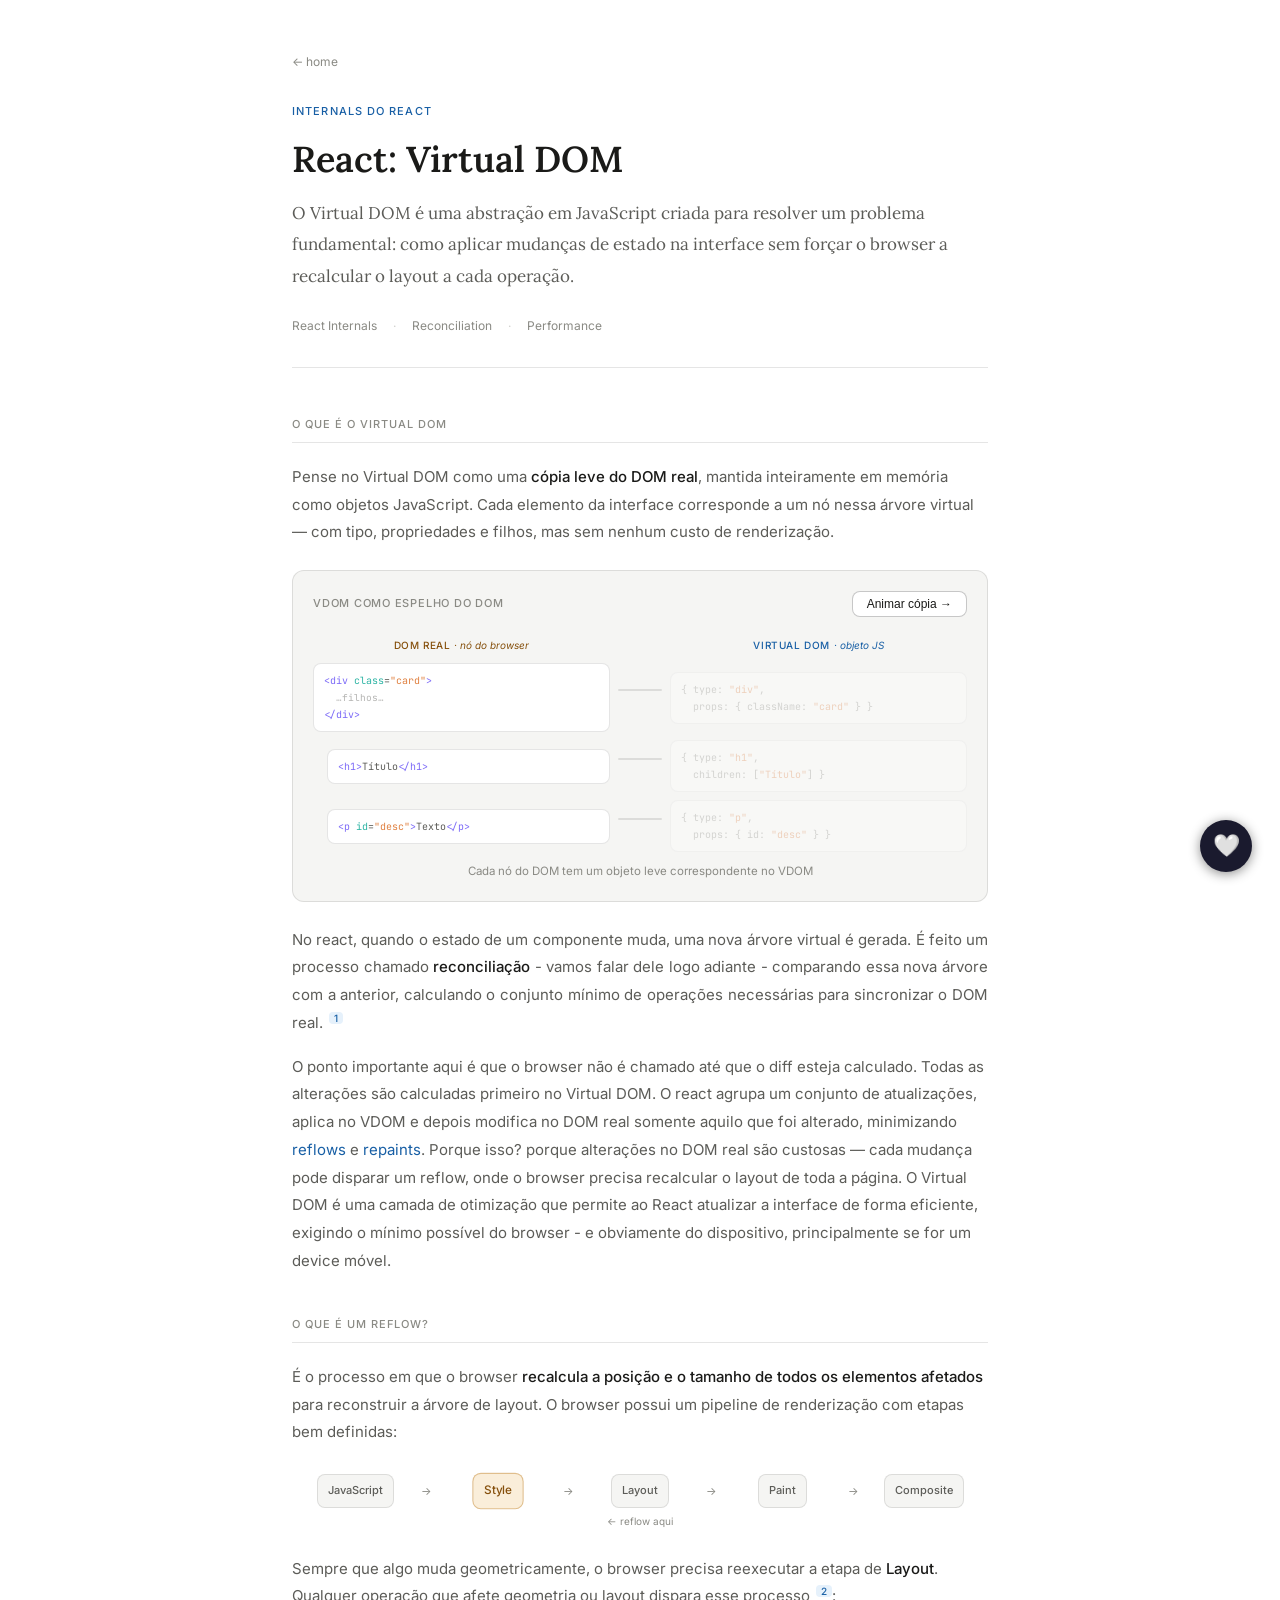
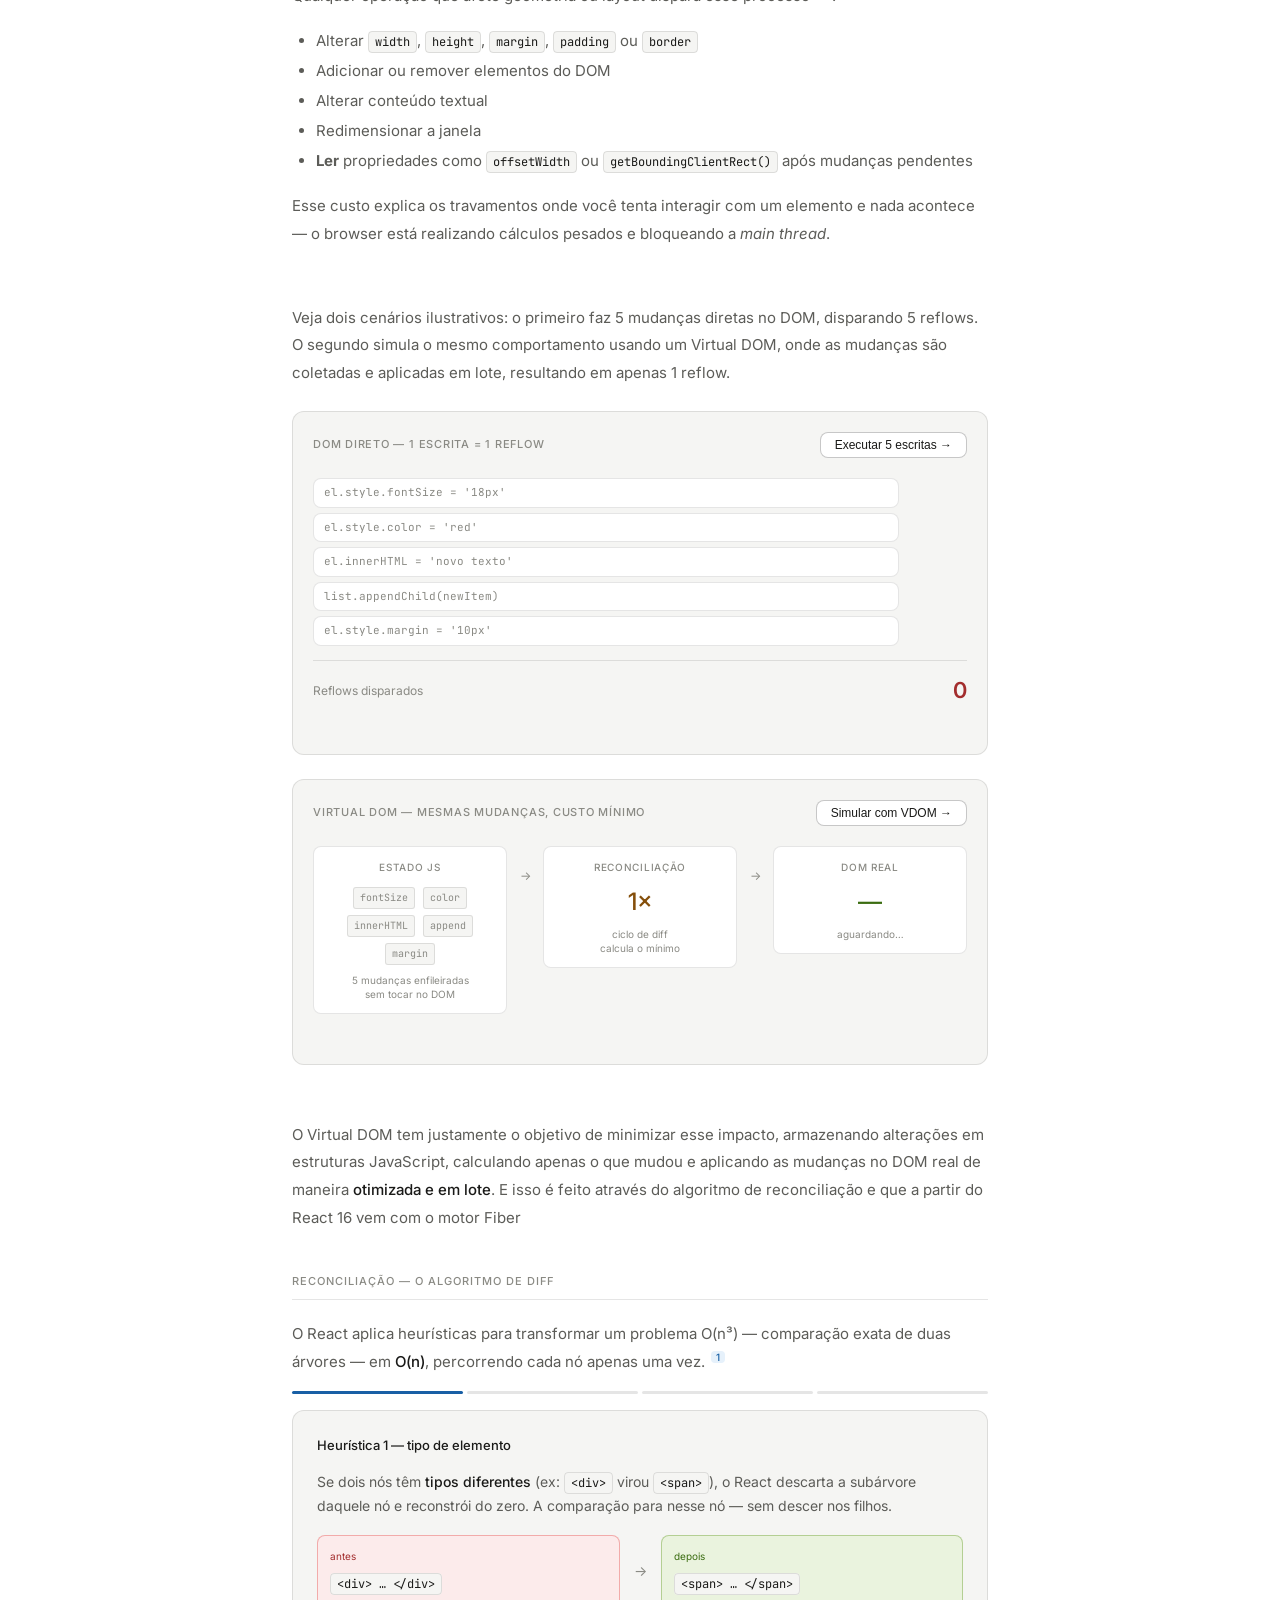
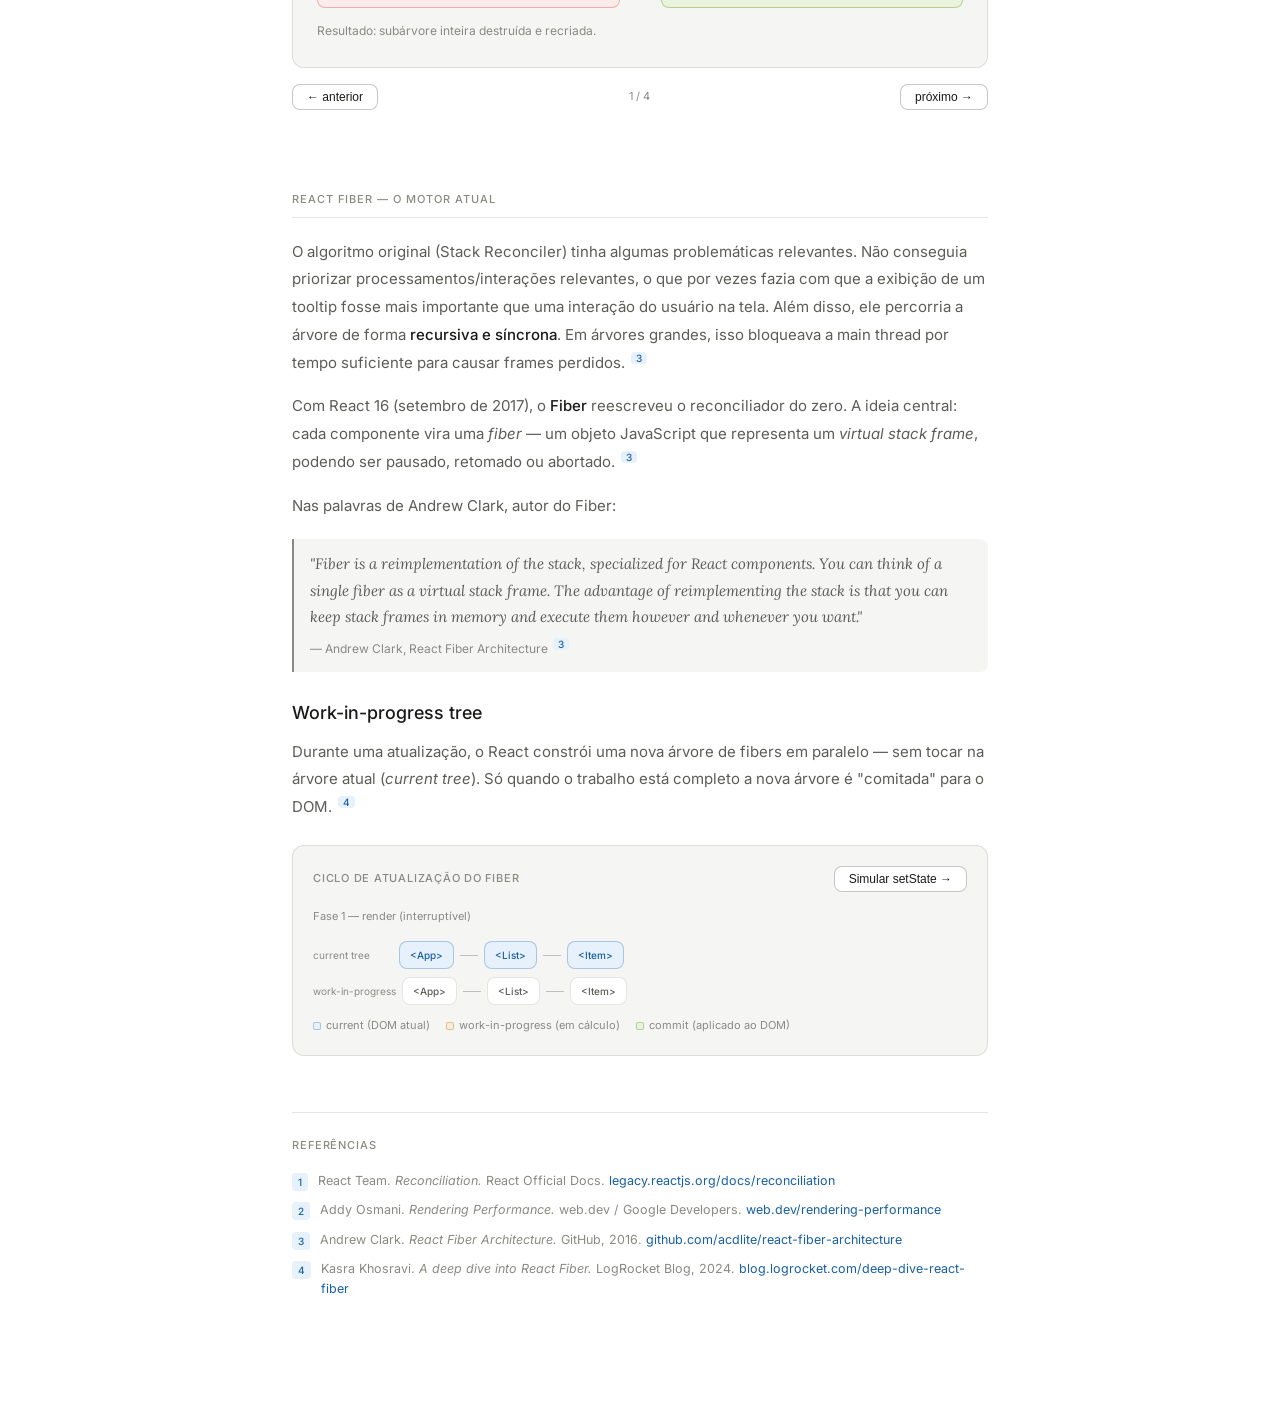
<file: articles/Frontend/React/virtual-dom-react.html>
<!DOCTYPE html>
<html lang="pt-BR">
<head>
  <!-- Google tag (gtag.js) -->
  <script async src="https://www.googletagmanager.com/gtag/js?id=G-SM44B38PW8"></script>
  <script>
    window.dataLayer = window.dataLayer || [];
    function gtag(){dataLayer.push(arguments);}
    gtag('js', new Date());
    gtag('config', 'G-SM44B38PW8');
  </script>
  <meta charset="UTF-8">
  <meta name="viewport" content="width=device-width, initial-scale=1.0">
  <title>Virtual DOM e React — Por dentro do algoritmo</title>
  <link rel="preconnect" href="https://fonts.googleapis.com">
  <link href="https://fonts.googleapis.com/css2?family=JetBrains+Mono:wght@400;500&family=Lora:ital,wght@0,400;0,600;1,400&family=Inter:wght@400;500&display=swap" rel="stylesheet">
  <link rel="stylesheet" href="../../../assets/css/base.css">
  <link rel="stylesheet" href="../../../assets/css/heart.css">
  <style>
    /* ── SYNTAX HIGHLIGHT ── */
    .kw  { color: #7c6af7; }
    .fn  { color: #2db4a4; }
    .str { color: #e08040; }
    .nb  { color: var(--text2); }

    /* ── BUTTON ── */
    .btn {
      font-size: 12px;
      padding: 5px 14px;
      cursor: pointer;
      border-radius: var(--radius);
      border: 0.5px solid var(--border2);
      background: var(--bg);
      color: var(--text);
      transition: background 0.15s;
      white-space: nowrap;
      flex-shrink: 0;
    }
    .btn:hover { background: var(--bg3); }

    /* ── TREE DIFF ── */
    .trees-row { display: grid; grid-template-columns: 1fr; gap: 1rem; }
    .tree-side-lbl { font-size: 11px; font-weight: 500; color: var(--text3); text-align: center; margin-bottom: 0.75rem; }
    .node-g { display: flex; flex-direction: column; align-items: center; gap: 0; }
    .node-row { display: flex; justify-content: center; gap: 6px; }
    .node-wrap { display: flex; flex-direction: column; align-items: center; }
    .node-line { width: 1px; height: 14px; background: var(--border2); }
    .vnode {
      font-size: 10.5px;
      font-weight: 500;
      padding: 4px 9px;
      border-radius: var(--radius);
      border: 0.5px solid var(--border);
      background: var(--bg);
      color: var(--text2);
      white-space: nowrap;
      transition: all 0.4s ease;
    }
    .vnode.hl      { background: var(--warn-bg);    border-color: var(--warn-border);    color: var(--warn-text); }
    .vnode.added   { background: var(--success-bg); border-color: var(--success-border); color: var(--success-text); }
    .vnode.removed { background: var(--danger-bg);  border-color: var(--danger-border);  color: var(--danger-text); opacity: 0.45; }
    .diff-legend { display: flex; gap: 16px; margin-top: 1rem; font-size: 11px; color: var(--text3); justify-content: center; flex-wrap: wrap; }
    .dot { width: 8px; height: 8px; border-radius: 50%; display: inline-block; margin-right: 4px; }
    .dot-w { background: var(--warn-bg);    border: 1px solid var(--warn-border); }
    .dot-s { background: var(--success-bg); border: 1px solid var(--success-border); }
    .dot-d { background: var(--danger-bg);  border: 1px solid var(--danger-border); }
    .diff-status { margin-top: 1rem; font-size: 12px; color: var(--text2); text-align: center; min-height: 20px; transition: opacity 0.2s; }

    /* ── PIPELINE (browser render) ── */
    .pipeline { display: flex; align-items: flex-start; overflow-x: auto; padding: 4px 0; gap: 0; }
    .pipe-step { display: flex; flex-direction: column; align-items: center; gap: 5px; flex: 1; min-width: 70px; }
    .pipe-box {
      font-size: 11px; font-weight: 500; padding: 7px 10px;
      border-radius: var(--radius); background: var(--bg2);
      border: 0.5px solid var(--border); color: var(--text2);
      white-space: nowrap; transition: all 0.3s; text-align: center;
    }
    .pipe-box.active { background: var(--warn-bg); border-color: var(--warn-border); color: var(--warn-text); transform: scale(1.07); }
    .pipe-arrow { font-size: 11px; color: var(--text3); flex: 0; padding: 0 2px; padding-top: 9px; }
    .pipe-lbl { font-size: 10px; color: var(--text3); height: 14px; text-align: center; }
    .pipe-lbl.active { color: var(--warn-text); font-weight: 500; }

    /* ── THRASH ── */
    .thrash-item { display: flex; align-items: center; gap: 12px; font-size: 11px; font-family: 'JetBrains Mono', monospace; margin-bottom: 7px; }
    .thrash-bar { height: 20px; border-radius: 4px; background: var(--bg); border: 0.5px solid var(--border); transition: width 0.15s; min-width: 20px; }
    .thrash-cost { font-size: 10px; color: var(--text3); min-width: 64px; text-align: right; }
    .thrash-big { font-size: 22px; font-weight: 500; margin-top: 1rem; color: var(--text); }
    .thrash-big span { color: var(--danger-text); }
    @keyframes flash-bar { 0%{background:var(--danger-bg)}100%{background:var(--bg)} }
    .flash { animation: flash-bar 0.4s ease-out; }

    /* ── STEPPER ── */
    .step-pills { display: flex; gap: 4px; margin-bottom: 1rem; }
    .pill {
      flex: 1; height: 3px; border-radius: 2px;
      background: var(--border); cursor: pointer; transition: background 0.3s;
    }
    .pill.done { background: var(--info-text); }
    .step-body {
      border: 0.5px solid var(--border); border-radius: var(--radius-lg);
      padding: 1.5rem; background: var(--bg2); min-height: 190px;
    }
    .step-nav { display: flex; justify-content: space-between; align-items: center; margin-top: 1rem; }
    .step-count { font-size: 11px; color: var(--text3); }

    /* ── FIBER PRIORITY ── */
    .priority-row { display: flex; gap: 8px; flex-wrap: wrap; margin: 0.6rem 0; align-items: center; }
    .pchip {
      font-size: 11px; padding: 4px 11px; border-radius: 20px;
      border: 0.5px solid var(--border); color: var(--text2); background: var(--bg);
    }
    .pchip.hi  { background: var(--success-bg); border-color: var(--success-border); color: var(--success-text); }
    .pchip.lo  { background: var(--bg2); color: var(--text3); }
    .pchip.sep { border: none; background: none; color: var(--text3); font-size: 12px; padding: 0 2px; }

    /* ── FIBER VISUAL ── */
    .fiber-visual {
      margin: 1.5rem 0;
      border: 0.5px solid var(--border);
      border-radius: var(--radius-lg);
      padding: 1.25rem;
      background: var(--bg2);
      overflow: hidden;
    }
    .fiber-row { display: flex; align-items: center; gap: 6px; margin-bottom: 8px; position: relative; }
    .fiber-node {
      font-size: 10px; font-weight: 500; padding: 5px 10px;
      border-radius: var(--radius); border: 0.5px solid var(--border);
      background: var(--bg); color: var(--text2); white-space: nowrap;
      transition: all 0.4s; cursor: default;
    }
    .fiber-node.current { background: var(--info-bg);    border-color: var(--info-border);    color: var(--info-text); }
    .fiber-node.wip     { background: var(--warn-bg);    border-color: var(--warn-border);    color: var(--warn-text); }
    .fiber-node.commit  { background: var(--success-bg); border-color: var(--success-border); color: var(--success-text); }
    .fiber-connector { width: 18px; height: 1px; background: var(--border2); flex-shrink: 0; }
    .fiber-legend { display: flex; gap: 16px; flex-wrap: wrap; margin-top: 0.75rem; font-size: 11px; color: var(--text3); }
    .fiber-legend span { display: flex; align-items: center; gap: 5px; }
    .fleg-dot { width: 8px; height: 8px; border-radius: 2px; flex-shrink: 0; }

    /* ── VDOM MIRROR ── */
    .vmrow { display: grid; grid-template-columns: 1fr 44px 1fr; gap: 8px; align-items: center; margin-bottom: 8px; }
    .vm-node {
      font-family: 'JetBrains Mono', monospace; font-size: 10px; line-height: 1.7;
      padding: 8px 10px; border-radius: var(--radius); background: var(--bg);
      border: 0.5px solid var(--border); color: var(--text3); opacity: 0.3;
      transition: opacity 0.45s ease, background 0.45s ease, border-color 0.45s ease, color 0.45s ease;
    }
    .vm-str { color: #e08040; }
    .vm-node.vm-hi { background: var(--info-bg); border-color: var(--info-border); color: var(--info-text); opacity: 1; }
    .vm-node.vm-hi .vm-str { color: #e08040; }
    .vmconn { display: flex; flex-direction: column; align-items: center; gap: 4px; }
    .vmconn-track { width: 100%; height: 2px; background: var(--border); position: relative; overflow: hidden; border-radius: 1px; }
    .vmconn-fill {
      position: absolute; top: 0; left: -100%; width: 100%; height: 100%;
      background: linear-gradient(to right, #e08040, var(--info-text));
      transition: left 0.45s ease-in-out;
    }
    .vmconn-fill.go { left: 100%; }
    .vmconn-arr { font-size: 11px; color: var(--border2); opacity: 0; transition: opacity 0.3s, color 0.3s; user-select: none; line-height: 1; }
    .vmconn-arr.vm-hi { opacity: 1; color: var(--info-text); }
    .dm-node {
      font-family: 'JetBrains Mono', monospace; font-size: 10px; line-height: 1.7;
      padding: 8px 10px; border-radius: var(--radius); background: var(--bg);
      border: 0.5px solid var(--border); color: var(--text2);
      transition: background 0.3s ease, border-color 0.3s ease, color 0.3s ease;
    }
    .dm-node.dm-scan { background: var(--warn-bg); border-color: var(--warn-border); color: var(--warn-text); }
    .dm-t  { color: #7c6af7; }
    .dm-a  { color: #2db4a4; }
    .dm-sv { color: #e08040; }
    .mirror-cap { margin-top: 10px; font-size: 11.5px; color: var(--text3); text-align: center; min-height: 16px; transition: opacity 0.2s; }

    /* ── DOM DIRECT OPS ── */
    .dom-op-row { display: flex; align-items: center; gap: 8px; }
    .dom-op-code {
      flex: 1; font-family: 'JetBrains Mono', monospace; font-size: 11px;
      padding: 5px 10px; border-radius: var(--radius); background: var(--bg);
      border: 0.5px solid var(--border); color: var(--text3); transition: all 0.3s;
    }
    .dom-op-code.lit { color: var(--text2); border-color: var(--border2); }
    .dom-reflow-badge {
      font-size: 10px; font-weight: 500; padding: 3px 8px; border-radius: 4px;
      background: var(--danger-bg); border: 0.5px solid var(--danger-border);
      color: var(--danger-text); white-space: nowrap; opacity: 0; transition: opacity 0.25s; flex-shrink: 0;
    }
    .dom-reflow-badge.show { opacity: 1; }

    /* ── VBATCH ── */
    .vbatch-row { display: grid; grid-template-columns: 1fr 28px 1fr 28px 1fr; align-items: start; gap: 4px; }
    .vbatch-phase {
      padding: 12px 10px; border-radius: var(--radius); border: 0.5px solid var(--border);
      background: var(--bg); text-align: center; transition: all 0.35s;
    }
    .vbatch-phase.vb-collect { border-color: var(--info-border);    background: var(--info-bg); }
    .vbatch-phase.vb-diff    { border-color: var(--warn-border);    background: var(--warn-bg); }
    .vbatch-phase.vb-patch   { border-color: var(--success-border); background: var(--success-bg); }
    .vbatch-ph-title { font-size: 10px; font-weight: 500; text-transform: uppercase; letter-spacing: .07em; color: var(--text3); margin-bottom: 8px; }
    .vbatch-ph-note  { font-size: 10px; color: var(--text3); margin-top: 6px; line-height: 1.4; }
    .vbatch-arr { display: flex; align-items: center; justify-content: center; padding-top: 20px; color: var(--text3); font-size: 12px; }
    .vbatch-item {
      display: inline-block; font-size: 10px; padding: 2px 6px; border-radius: 3px; margin: 2px;
      background: var(--bg2); border: 0.5px solid var(--border); color: var(--text3);
      transition: all 0.3s; font-family: 'JetBrains Mono', monospace;
    }
    .vbatch-item.lit { background: var(--info-bg); border-color: var(--info-border); color: var(--info-text); }
    .vbatch-num { font-size: 24px; font-weight: 500; transition: all 0.3s; margin: 6px 0; }

    /* ── CYCLE ── */
    .cycle-bar { display: flex; align-items: center; overflow-x: auto; padding: 4px 0; flex-wrap: nowrap; gap: 0; margin-bottom: 1rem; }
    .cycle-chip {
      flex: 1; min-width: 64px; padding: 7px 6px; border-radius: var(--radius);
      border: 0.5px solid var(--border); background: var(--bg);
      font-size: 10.5px; font-weight: 500; color: var(--text3); text-align: center;
      white-space: nowrap; transition: all 0.3s;
    }
    .cycle-chip.cy-act  { background: var(--info-bg);    border-color: var(--info-border);    color: var(--info-text); }
    .cycle-chip.cy-done { background: var(--success-bg); border-color: var(--success-border); color: var(--success-text); }
    .cycle-conn { color: var(--text3); font-size: 11px; padding: 0 3px; flex-shrink: 0; }
    .trees-row-2 { display: grid; grid-template-columns: 1fr 1fr; gap: 1rem; }

    /* ── REFS ── */
    .refs { margin-top: 3rem; padding-top: 1.5rem; border-top: 0.5px solid var(--border); }
    .refs-title { font-size: 11px; font-weight: 500; text-transform: uppercase; letter-spacing: 0.08em; color: var(--text3); margin-bottom: 1rem; }
    .ref-item { font-size: 12.5px; color: var(--text3); margin-bottom: 0.6rem; display: flex; gap: 10px; line-height: 1.6; }
    .ref-badge {
      font-size: 10px; font-weight: 500;
      background: var(--info-bg); color: var(--info-text);
      padding: 1px 6px; border-radius: 4px;
      flex-shrink: 0; align-self: flex-start; margin-top: 2px;
    }

    @media (max-width: 600px) {
      .trees-row { grid-template-columns: 1fr; }
      .pipeline { flex-wrap: nowrap; }
      .step-body { padding: 1rem; }
      .fiber-visual { padding: 1rem; }
      .fiber-row { flex-wrap: wrap; gap: 4px; }
      .fiber-connector { display: none; }
      .priority-row { gap: 6px; }
      .vmrow { grid-template-columns: 1fr; }
      .vmconn { display: none; }
      .vbatch-row { grid-template-columns: 1fr; }
      .vbatch-arr { display: none; }
      .trees-row-2 { grid-template-columns: 1fr; }
    }
  </style>
</head>
<body>
<div class="page">

<a href="../index.html" class="home-link">← home</a>

<!-- ══ HEADER ══ -->
<header class="article-header">
  <div class="article-kicker">Internals do React</div>
  <h1 class="article-title">React: Virtual DOM</h1>
  <p class="article-lede">
    O Virtual DOM é uma abstração em JavaScript criada para resolver um problema fundamental: como aplicar mudanças de estado na interface sem forçar o browser a recalcular o layout a cada operação.
  </p>
  <div class="article-meta">
    <span>React Internals</span>
    <span class="meta-sep">·</span>
    <span>Reconciliation</span>
    <span class="meta-sep">·</span>
    <span>Performance</span>
  </div>
</header>

<!-- ══ SEÇÃO 1: O QUE É O VIRTUAL DOM ══ -->
<div class="section">
  <div class="section-label">O que é o Virtual DOM</div>

  <p>
    Pense no Virtual DOM como uma <strong>cópia leve do DOM real</strong>, mantida inteiramente em memória como objetos JavaScript. Cada elemento da interface corresponde a um nó nessa árvore virtual — com tipo, propriedades e filhos, mas sem nenhum custo de renderização.
  </p>

  <!-- Widget: VDOM Mirror -->
  <div class="widget">
    <div class="widget-row">
      <span class="widget-title">VDOM como espelho do DOM</span>
      <button class="btn" onclick="runMirror()">Animar cópia →</button>
    </div>
    <div class="vmrow" style="margin-bottom:10px">
      <div style="font-size:10px;font-weight:500;letter-spacing:.06em;text-transform:uppercase;color:var(--warn-text);text-align:center">DOM Real <span style="font-weight:400;text-transform:none;font-style:italic;letter-spacing:0">· nó do browser</span></div>
      <div></div>
      <div style="font-size:10px;font-weight:500;letter-spacing:.06em;text-transform:uppercase;color:var(--info-text);text-align:center">Virtual DOM <span style="font-weight:400;text-transform:none;font-style:italic;letter-spacing:0">· objeto JS</span></div>
    </div>
    <div class="vmrow">
      <div class="dm-node" id="dm0"><span class="dm-t">&lt;div</span> <span class="dm-a">class</span>=<span class="dm-sv">"card"</span><span class="dm-t">&gt;</span><br>&nbsp;&nbsp;<span style="opacity:.45;font-size:9.5px">…filhos…</span><br><span class="dm-t">&lt;/div&gt;</span></div>
      <div class="vmconn"><div class="vmconn-track"><div class="vmconn-fill" id="mb0"></div></div><span class="vmconn-arr" id="ma0">→</span></div>
      <div class="vm-node" id="vm0">{ type: <span class="vm-str">"div"</span>,<br>&nbsp;&nbsp;props: { className: <span class="vm-str">"card"</span> } }</div>
    </div>
    <div class="vmrow">
      <div class="dm-node" id="dm1" style="margin-left:14px"><span class="dm-t">&lt;h1&gt;</span>Título<span class="dm-t">&lt;/h1&gt;</span></div>
      <div class="vmconn"><div class="vmconn-track"><div class="vmconn-fill" id="mb1"></div></div><span class="vmconn-arr" id="ma1">→</span></div>
      <div class="vm-node" id="vm1">{ type: <span class="vm-str">"h1"</span>,<br>&nbsp;&nbsp;children: [<span class="vm-str">"Título"</span>] }</div>
    </div>
    <div class="vmrow">
      <div class="dm-node" id="dm2" style="margin-left:14px"><span class="dm-t">&lt;p</span> <span class="dm-a">id</span>=<span class="dm-sv">"desc"</span><span class="dm-t">&gt;</span>Texto<span class="dm-t">&lt;/p&gt;</span></div>
      <div class="vmconn"><div class="vmconn-track"><div class="vmconn-fill" id="mb2"></div></div><span class="vmconn-arr" id="ma2">→</span></div>
      <div class="vm-node" id="vm2">{ type: <span class="vm-str">"p"</span>,<br>&nbsp;&nbsp;props: { id: <span class="vm-str">"desc"</span> } }</div>
    </div>
    <div class="mirror-cap" id="mirror-cap">Cada nó do DOM tem um objeto leve correspondente no VDOM</div>
  </div>

  <p style="text-align: justify;">
    No react, quando o estado de um componente muda, uma nova árvore virtual é gerada. É feito um processo chamado <strong>reconciliação</strong> - vamos falar dele logo adiante - comparando essa nova árvore com a anterior, calculando o conjunto mínimo de operações necessárias para sincronizar o DOM real. <span class="ref">1</span>
  </p>
  <p>
    O ponto importante aqui é que o browser não é chamado até que o diff esteja calculado.
    Todas as alterações são calculadas primeiro no Virtual DOM.
    O react agrupa um conjunto de atualizações, aplica no VDOM e depois modifica no DOM real somente aquilo que foi alterado, minimizando <a href="https://developer.mozilla.org/pt-BR/docs/Glossary/Reflow">reflows</a> e <a href="https://developer.mozilla.org/en-US/docs/Glossary/Repaint">repaints</a>.
    Porque isso? porque alterações no DOM real são custosas — cada mudança pode disparar um reflow, onde o browser precisa recalcular o layout de toda a página.
    O Virtual DOM é uma camada de otimização que permite ao React atualizar a interface de forma eficiente, exigindo o mínimo possível do browser - e obviamente do dispositivo, principalmente se for um device móvel.
  </p>
</br>

<!-- ══ SEÇÃO 2: REFLOW ══ -->
<div class="section">
  <div class="section-label">O que é um reflow?</div>

  <p>
    É o processo em que o browser <strong>recalcula a posição e o tamanho de todos os elementos afetados</strong> para reconstruir a árvore de layout. O browser possui um pipeline de renderização com etapas bem definidas:
  </p>

  <!-- Widget: Pipeline animado -->
  <div class="pipeline" id="pipeline" style="margin:1.5rem 0">
    <div class="pipe-step"><div class="pipe-box" id="p-js">JavaScript</div><div class="pipe-lbl" id="l-js"></div></div>
    <div class="pipe-arrow">→</div>
    <div class="pipe-step"><div class="pipe-box" id="p-style">Style</div><div class="pipe-lbl" id="l-style"></div></div>
    <div class="pipe-arrow">→</div>
    <div class="pipe-step"><div class="pipe-box" id="p-layout">Layout</div><div class="pipe-lbl" id="l-layout">← reflow aqui</div></div>
    <div class="pipe-arrow">→</div>
    <div class="pipe-step"><div class="pipe-box" id="p-paint">Paint</div><div class="pipe-lbl" id="l-paint"></div></div>
    <div class="pipe-arrow">→</div>
    <div class="pipe-step"><div class="pipe-box" id="p-comp">Composite</div><div class="pipe-lbl" id="l-comp"></div></div>
  </div>

  <p>
    Sempre que algo muda geometricamente, o browser precisa reexecutar a etapa de <strong>Layout</strong>. Qualquer operação que afete geometria ou layout dispara esse processo <span class="ref">2</span>:
  </p>
  <ul style="margin:0.5rem 0 1rem 1.5rem;color:var(--text2);font-size:15px;line-height:2">
    <li>Alterar <code>width</code>, <code>height</code>, <code>margin</code>, <code>padding</code> ou <code>border</code></li>
    <li>Adicionar ou remover elementos do DOM</li>
    <li>Alterar conteúdo textual</li>
    <li>Redimensionar a janela</li>
    <li><strong>Ler</strong> propriedades como <code>offsetWidth</code> ou <code>getBoundingClientRect()</code> após mudanças pendentes</li>
  </ul>
  <p>
    Esse custo explica os travamentos onde você tenta interagir com um elemento e nada acontece — o browser está realizando cálculos pesados e bloqueando a <em>main thread</em>.
  </p>
</div>

  <p>
    Veja dois cenários ilustrativos: o primeiro faz 5 mudanças diretas no DOM, disparando 5 reflows. O segundo simula o mesmo comportamento usando um Virtual DOM, onde as mudanças são coletadas e aplicadas em lote, resultando em apenas 1 reflow.
  </p>
  <!-- Widget 1: DOM direto -->
  <div class="widget">
    <div class="widget-row">
      <span class="widget-title">DOM direto — 1 escrita = 1 reflow</span>
      <button class="btn" onclick="runDirectDom()">Executar 5 escritas →</button>
    </div>
    <div style="display:flex;flex-direction:column;gap:5px">
      <div class="dom-op-row"><div class="dom-op-code" id="dop-0">el.style.fontSize = '18px'</div><div class="dom-reflow-badge" id="drb-0">REFLOW</div></div>
      <div class="dom-op-row"><div class="dom-op-code" id="dop-1">el.style.color = 'red'</div><div class="dom-reflow-badge" id="drb-1">REFLOW</div></div>
      <div class="dom-op-row"><div class="dom-op-code" id="dop-2">el.innerHTML = 'novo texto'</div><div class="dom-reflow-badge" id="drb-2">REFLOW</div></div>
      <div class="dom-op-row"><div class="dom-op-code" id="dop-3">list.appendChild(newItem)</div><div class="dom-reflow-badge" id="drb-3">REFLOW</div></div>
      <div class="dom-op-row"><div class="dom-op-code" id="dop-4">el.style.margin = '10px'</div><div class="dom-reflow-badge" id="drb-4">REFLOW</div></div>
    </div>
    <div style="display:flex;align-items:center;justify-content:space-between;margin-top:0.85rem;padding-top:0.75rem;border-top:0.5px solid var(--border)">
      <span style="font-size:12px;color:var(--text3)">Reflows disparados</span>
      <span id="reflow-counter" style="font-size:22px;font-weight:600;color:var(--danger-text);transition:all 0.15s">0</span>
    </div>
    <div id="direct-status" style="margin-top:0.5rem;font-size:12px;color:var(--text2);text-align:center;min-height:18px"></div>
  </div>

  <!-- Widget 2: Virtual DOM -->
  <div class="widget">
    <div class="widget-row">
      <span class="widget-title">Virtual DOM — mesmas mudanças, custo mínimo</span>
      <button class="btn" onclick="runVdomBatch()">Simular com VDOM →</button>
    </div>
    <div class="vbatch-row">
      <div class="vbatch-phase" id="vbp-collect">
        <div class="vbatch-ph-title">Estado JS</div>
        <div>
          <span class="vbatch-item" id="vbi-0">fontSize</span>
          <span class="vbatch-item" id="vbi-1">color</span>
          <span class="vbatch-item" id="vbi-2">innerHTML</span>
          <span class="vbatch-item" id="vbi-3">append</span>
          <span class="vbatch-item" id="vbi-4">margin</span>
        </div>
        <div class="vbatch-ph-note">5 mudanças enfileiradas<br>sem tocar no DOM</div>
      </div>
      <div class="vbatch-arr">→</div>
      <div class="vbatch-phase" id="vbp-diff">
        <div class="vbatch-ph-title">Reconciliação</div>
        <div class="vbatch-num" style="color:var(--warn-text)">1×</div>
        <div class="vbatch-ph-note">ciclo de diff<br>calcula o mínimo</div>
      </div>
      <div class="vbatch-arr">→</div>
      <div class="vbatch-phase" id="vbp-patch">
        <div class="vbatch-ph-title">DOM Real</div>
        <div class="vbatch-num" id="vbn-patch" style="color:var(--success-text)">—</div>
        <div class="vbatch-ph-note" id="vbp-note">aguardando…</div>
      </div>
    </div>
    <div id="vbatch-status" style="margin-top:0.75rem;font-size:12px;color:var(--text2);text-align:center;min-height:18px"></div>
  </div>
</div>

<p>O Virtual DOM tem justamente o objetivo de minimizar esse impacto, armazenando alterações em estruturas JavaScript, calculando apenas o que mudou e aplicando as mudanças no DOM real de maneira <strong>otimizada e em lote</strong>. E isso é feito através do algoritmo de reconciliação e que a partir do React 16 vem com o motor Fiber</p>

</br>

<!-- ══ SEÇÃO 4: RECONCILIAÇÃO ══ -->
<div class="section">
  <div class="section-label">Reconciliação — o algoritmo de diff</div>

  <p>
    O React aplica heurísticas para transformar um problema O(n³) — comparação exata de duas árvores — em <strong>O(n)</strong>, percorrendo cada nó apenas uma vez. <span class="ref">1</span>
  </p>

  <!-- Widget: Stepper de heurísticas -->
  <div class="step-pills" id="step-pills"></div>
  <div class="step-body" id="step-body"></div>
  <div class="step-nav">
    <button class="btn" onclick="stepPrev()">← anterior</button>
    <span class="step-count" id="step-count">1 / 4</span>
    <button class="btn" onclick="stepNext()">próximo →</button>
  </div>
</div>

</br>

<!-- ══ SEÇÃO 5: REACT FIBER ══ -->
<div class="section">
  <div class="section-label">React Fiber — o motor atual</div>

  <p>
    O algoritmo original (Stack Reconciler) tinha algumas problemáticas relevantes. Não conseguia priorizar processamentos/interações relevantes, o que por vezes fazia com que a exibição de um tooltip fosse mais importante que uma interação do usuário na tela. Além disso, ele percorria a árvore de forma <strong>recursiva e síncrona</strong>. Em árvores grandes, isso bloqueava a main thread por tempo suficiente para causar frames perdidos. <span class="ref">3</span>
  </p>
  <p>
    Com React 16 (setembro de 2017), o <strong>Fiber</strong> reescreveu o reconciliador do zero. A ideia central: cada componente vira uma <em>fiber</em> — um objeto JavaScript que representa um <em>virtual stack frame</em>, podendo ser pausado, retomado ou abortado. <span class="ref">3</span>
  </p>
  <p>
    Nas palavras de Andrew Clark, autor do Fiber:
  </p>
  <div class="callout" style="border-color:var(--text3)">
    <p style="font-family:'Lora',serif;font-style:italic;font-size:15px;line-height:1.75;color:var(--text2)">"Fiber is a reimplementation of the stack, specialized for React components. You can think of a single fiber as a virtual stack frame. The advantage of reimplementing the stack is that you can keep stack frames in memory and execute them however and whenever you want."</p>
    <p style="font-size:12px;color:var(--text3);margin-top:0.5rem">— Andrew Clark, React Fiber Architecture <span class="ref">3</span></p>
  </div>

  <h3>Work-in-progress tree</h3>
  <p>
    Durante uma atualização, o React constrói uma nova árvore de fibers em paralelo — sem tocar na árvore atual (<em>current tree</em>). Só quando o trabalho está completo a nova árvore é "comitada" para o DOM. <span class="ref">4</span>
  </p>

  <!-- Widget: Fiber visual -->
  <div class="fiber-visual">
    <div class="widget-row" style="margin-bottom:1rem">
      <span class="widget-title">Ciclo de atualização do Fiber</span>
      <button class="btn" onclick="animateFiber()">Simular setState →</button>
    </div>
    <div style="font-size:11px;color:var(--text3);margin-bottom:1rem" id="fiber-phase">Fase 1 — render (interruptível)</div>
    <div class="fiber-row">
      <span style="font-size:10px;color:var(--text3);min-width:80px">current tree</span>
      <div class="fiber-node current" id="fc-app">&lt;App&gt;</div>
      <div class="fiber-connector"></div>
      <div class="fiber-node current" id="fc-list">&lt;List&gt;</div>
      <div class="fiber-connector"></div>
      <div class="fiber-node current" id="fc-item">&lt;Item&gt;</div>
    </div>
    <div class="fiber-row" style="margin-top:4px">
      <span style="font-size:10px;color:var(--text3);min-width:80px">work-in-progress</span>
      <div class="fiber-node" id="fw-app">&lt;App&gt;</div>
      <div class="fiber-connector"></div>
      <div class="fiber-node" id="fw-list">&lt;List&gt;</div>
      <div class="fiber-connector"></div>
      <div class="fiber-node" id="fw-item">&lt;Item&gt;</div>
    </div>
    <div class="fiber-legend">
      <span><div class="fleg-dot" style="background:var(--info-bg);border:1px solid var(--info-border)"></div>current (DOM atual)</span>
      <span><div class="fleg-dot" style="background:var(--warn-bg);border:1px solid var(--warn-border)"></div>work-in-progress (em cálculo)</span>
      <span><div class="fleg-dot" style="background:var(--success-bg);border:1px solid var(--success-border)"></div>commit (aplicado ao DOM)</span>
    </div>
  </div>
</div>

<!-- ══ REFS ══ -->
<div class="refs">
  <div class="refs-title">Referências</div>
  <div class="ref-item"><span class="ref-badge">1</span><span>React Team. <em>Reconciliation.</em> React Official Docs. <a href="https://legacy.reactjs.org/docs/reconciliation.html" target="_blank">legacy.reactjs.org/docs/reconciliation</a></span></div>
  <div class="ref-item"><span class="ref-badge">2</span><span>Addy Osmani. <em>Rendering Performance.</em> web.dev / Google Developers. <a href="https://web.dev/rendering-performance/" target="_blank">web.dev/rendering-performance</a></span></div>
  <div class="ref-item"><span class="ref-badge">3</span><span>Andrew Clark. <em>React Fiber Architecture.</em> GitHub, 2016. <a href="https://github.com/acdlite/react-fiber-architecture" target="_blank">github.com/acdlite/react-fiber-architecture</a></span></div>
  <div class="ref-item"><span class="ref-badge">4</span><span>Kasra Khosravi. <em>A deep dive into React Fiber.</em> LogRocket Blog, 2024. <a href="https://blog.logrocket.com/deep-dive-react-fiber/" target="_blank">blog.logrocket.com/deep-dive-react-fiber</a></span></div>
</div>

</div><!-- /page -->

<script>
/* ═══ DIRECT DOM ═══ */
let directDone = false;
function runDirectDom() {
  if (directDone) { resetDirectDom(); setTimeout(runDirectDom, 120); return; }
  gtag('event', 'widget_click', { widget_name: 'direct_dom', article: 'virtual-dom-react' });
  directDone = true;
  let count = 0;
  const counterEl = document.getElementById('reflow-counter');
  const statusEl = document.getElementById('direct-status');
  for (let i = 0; i < 5; i++) {
    setTimeout(() => {
      document.getElementById('dop-' + i).classList.add('lit');
      setTimeout(() => {
        document.getElementById('drb-' + i).classList.add('show');
        count++;
        counterEl.textContent = count;
      }, 220);
    }, i * 550);
  }
  setTimeout(() => {
    statusEl.textContent = '5 escritas no DOM → 5 reflows → browser recalcula o layout a cada operação';
  }, 5 * 550 + 100);
}
function resetDirectDom() {
  directDone = false;
  for (let i = 0; i < 5; i++) {
    document.getElementById('dop-' + i).classList.remove('lit');
    document.getElementById('drb-' + i).classList.remove('show');
  }
  document.getElementById('reflow-counter').textContent = '0';
  document.getElementById('direct-status').textContent = '';
}

/* ═══ VDOM BATCH ═══ */
let vbatchDone = false;
function runVdomBatch() {
  if (vbatchDone) { resetVbatch(); setTimeout(runVdomBatch, 120); return; }
  gtag('event', 'widget_click', { widget_name: 'vdom_batch', article: 'virtual-dom-react' });
  vbatchDone = true;
  const statusEl = document.getElementById('vbatch-status');
  statusEl.textContent = 'Enfileirando mudanças no estado JS — DOM intocado...';
  document.getElementById('vbp-collect').classList.add('vb-collect');
  for (let i = 0; i < 5; i++) {
    setTimeout(() => document.getElementById('vbi-' + i).classList.add('lit'), i * 180);
  }
  setTimeout(() => {
    document.getElementById('vbp-collect').classList.remove('vb-collect');
    document.getElementById('vbp-diff').classList.add('vb-diff');
    statusEl.textContent = 'Reconciliação: comparando nova árvore VDOM com a anterior...';
  }, 1400);
  setTimeout(() => {
    document.getElementById('vbp-diff').classList.remove('vb-diff');
    document.getElementById('vbp-patch').classList.add('vb-patch');
    document.getElementById('vbn-patch').textContent = '1×';
    document.getElementById('vbp-note').textContent = 'commit no DOM';
    statusEl.textContent = '✓ 5 mudanças de estado → 1 ciclo de reconciliação → 1 commit aplicando só o diff';
  }, 2900);
}
function resetVbatch() {
  vbatchDone = false;
  ['vbp-collect','vbp-diff','vbp-patch'].forEach(id => {
    document.getElementById(id).classList.remove('vb-collect','vb-diff','vb-patch');
  });
  for (let i = 0; i < 5; i++) document.getElementById('vbi-' + i).classList.remove('lit');
  document.getElementById('vbn-patch').textContent = '—';
  document.getElementById('vbp-note').textContent = 'aguardando…';
  document.getElementById('vbatch-status').textContent = 'Pressione para ver como o VDOM lida com as mesmas 5 mudanças';
}

/* ═══ CYCLE ═══ */
let cycleDone = false;
function runCycle() {
  if (cycleDone) { resetCycle(); setTimeout(runCycle, 120); return; }
  gtag('event', 'widget_click', { widget_name: 'setState_cycle', article: 'virtual-dom-react' });
  cycleDone = true;
  const chips = ['cchip-0','cchip-1','cchip-2','cchip-3'];
  const s = document.getElementById('cycle-status');
  const msgs = [
    'setState() chamado — React marca o componente como pendente de atualização',
    'Nova árvore VDOM gerada em memória JS — o browser não é tocado ainda',
    'Diff em execução: comparando árvore anterior com a nova...',
    '✓ Patch aplicado — apenas 2 nós alterados foram escritos no DOM real'
  ];
  chips.forEach((id, i) => {
    setTimeout(() => {
      chips.slice(0, i).forEach(pid => {
        document.getElementById(pid).classList.remove('cy-act');
        document.getElementById(pid).classList.add('cy-done');
      });
      document.getElementById(id).classList.add('cy-act');
      s.textContent = msgs[i];
      if (i === 2) {
        setTimeout(() => {
          ['cold-p','cnew-p'].forEach(nid => document.getElementById(nid).classList.add('hl'));
        }, 400);
      }
      if (i === 3) {
        setTimeout(() => {
          document.getElementById('cold-btn').classList.add('removed');
          const ni = document.getElementById('cnew-icon');
          ni.style.opacity = '1'; ni.classList.add('added');
        }, 200);
      }
    }, i * 1300);
  });
  setTimeout(() => {
    chips.forEach(id => {
      document.getElementById(id).classList.remove('cy-act');
      document.getElementById(id).classList.add('cy-done');
    });
  }, chips.length * 1300 + 200);
}
function resetCycle() {
  cycleDone = false;
  ['cchip-0','cchip-1','cchip-2','cchip-3'].forEach(id => {
    document.getElementById(id).classList.remove('cy-act','cy-done');
  });
  ['cold-p','cnew-p','cold-btn','cnew-icon'].forEach(id => {
    const el = document.getElementById(id);
    if (el) el.classList.remove('hl','added','removed');
  });
  const ni = document.getElementById('cnew-icon');
  if (ni) ni.style.opacity = '0';
  document.getElementById('cycle-status').textContent = 'Pressione o botão para simular uma mudança de estado';
}

/* ═══ PIPELINE ═══ */
const pipeIds  = ['p-js','p-style','p-layout','p-paint','p-comp'];
const pipeLbls = ['l-js','l-style','l-layout','l-paint','l-comp'];
let pipeRunning = false;
function animatePipeline() {
  if (pipeRunning) return;
  pipeRunning = true;
  pipeIds.forEach((id, i) => {
    setTimeout(() => {
      pipeIds.forEach(p => document.getElementById(p).classList.remove('active'));
      pipeLbls.forEach(p => document.getElementById(p).classList.remove('active'));
      document.getElementById(id).classList.add('active');
      if (id === 'p-layout') document.getElementById('l-layout').classList.add('active');
      if (i === pipeIds.length - 1) {
        setTimeout(() => {
          pipeIds.forEach(p => document.getElementById(p).classList.remove('active'));
          pipeLbls.forEach(p => document.getElementById(p).classList.remove('active'));
          pipeRunning = false;
          setTimeout(animatePipeline, 2000);
        }, 900);
      }
    }, i * 1000);
  });
}
setTimeout(animatePipeline, 900);

/* ═══ STEPPER ═══ */
const steps = [
  {
    title: 'Heurística 1 — tipo de elemento',
    body: `<p style="font-size:14px;line-height:1.75;color:var(--text2);margin-bottom:1rem">Se dois nós têm <strong>tipos diferentes</strong> (ex: <code>&lt;div&gt;</code> virou <code>&lt;span&gt;</code>), o React descarta a subárvore daquele nó e reconstrói do zero. A comparação para nesse nó — sem descer nos filhos.</p>
    <div style="display:flex;gap:10px;flex-wrap:wrap">
      <div style="flex:1;min-width:110px;padding:12px;border-radius:var(--radius);border:0.5px solid var(--danger-border);background:var(--danger-bg)"><div style="font-size:10px;color:var(--danger-text);margin-bottom:6px">antes</div><code>&lt;div&gt; … &lt;/div&gt;</code></div>
      <div style="display:flex;align-items:center;color:var(--text3);font-size:14px;padding:0 4px">→</div>
      <div style="flex:1;min-width:110px;padding:12px;border-radius:var(--radius);border:0.5px solid var(--success-border);background:var(--success-bg)"><div style="font-size:10px;color:var(--success-text);margin-bottom:6px">depois</div><code>&lt;span&gt; … &lt;/span&gt;</code></div>
    </div>
    <p style="font-size:12px;color:var(--text3);margin-top:0.75rem;margin-bottom:0">Resultado: subárvore inteira destruída e recriada.</p>`
  },
  {
    title: 'Heurística 2 — mesmo tipo, atributos diferentes',
    body: `<p style="font-size:14px;line-height:1.75;color:var(--text2);margin-bottom:1rem">Se o tipo permanece igual, o React <strong>reutiliza o nó do DOM</strong> e atualiza apenas os atributos que mudaram. Os filhos são comparados recursivamente.</p>
    <div style="display:flex;gap:10px;flex-wrap:wrap">
      <div style="flex:1;min-width:130px;padding:12px;border-radius:var(--radius);background:var(--bg);border:0.5px solid var(--border)"><code style="font-size:11px">&lt;div className=<span style="color:#e08040">"a"</span>&gt;</code></div>
      <div style="display:flex;align-items:center;color:var(--text3);font-size:14px;padding:0 4px">→</div>
      <div style="flex:1;min-width:130px;padding:12px;border-radius:var(--radius);border:0.5px solid var(--warn-border);background:var(--warn-bg)"><code style="font-size:11px">&lt;div className=<span style="color:#e08040">"b"</span>&gt;</code></div>
    </div>
    <p style="font-size:12px;color:var(--text3);margin-top:0.75rem;margin-bottom:0">Resultado: apenas <code>className</code> atualizado no DOM real. Nó preservado.</p>`
  },
  {
    title: 'Heurística 3 — listas e keys',
    body: `<p style="font-size:14px;line-height:1.75;color:var(--text2);margin-bottom:1rem">Para listas, o React usa a prop <code>key</code> para identificar cada item entre renders. Sem keys, a inserção no início força atualização de todos os itens seguintes.</p>
    <div style="display:flex;gap:8px;flex-wrap:wrap">
      <div style="flex:1;min-width:130px;padding:10px;border-radius:var(--radius);border:0.5px solid var(--danger-border);background:var(--danger-bg)"><div style="font-size:10px;color:var(--danger-text);margin-bottom:6px">❌ sem key</div><code style="font-size:10px;line-height:1.8;display:block">&lt;li&gt;B&lt;/li&gt; ← atualiza<br>&lt;li&gt;C&lt;/li&gt; ← atualiza<br>&lt;li&gt;A (novo)&lt;/li&gt;</code></div>
      <div style="flex:1;min-width:130px;padding:10px;border-radius:var(--radius);border:0.5px solid var(--success-border);background:var(--success-bg)"><div style="font-size:10px;color:var(--success-text);margin-bottom:6px">✅ com key</div><code style="font-size:10px;line-height:1.8;display:block">&lt;li key="a"&gt;A&lt;/li&gt; ← novo<br>&lt;li key="b"&gt;B&lt;/li&gt; ← move<br>&lt;li key="c"&gt;C&lt;/li&gt; ← move</code></div>
    </div>`
  },
  {
    title: 'Batching — aplicação em lote',
    body: `<p style="font-size:14px;line-height:1.75;color:var(--text2);margin-bottom:1rem">O React agrupa múltiplas atualizações de estado em um único ciclo de reconciliação. No React 18, o <a href="https://www.geeksforgeeks.org/reactjs/what-is-automatic-batching-in-react-18/">automatic batching</a> estende isso para promises, timeouts e eventos nativos.</p>
    <div class="code-block" style="font-size:11.5px;margin:0"><span class="cm">// React 18 — 1 re-render, não 2</span>
<span class="fn">setTimeout</span>(() => {
  <span class="fn">setCount</span>(c => c + <span class="nb">1</span>);
  <span class="fn">setFlag</span>(<span class="kw">true</span>);
  <span class="cm">// → 1 re-render</span>
}, <span class="nb">1000</span>);</div>`
  }
];
let curStep = 0;
function renderStepper() {
  const pillsEl = document.getElementById('step-pills');
  const bodyEl  = document.getElementById('step-body');
  pillsEl.innerHTML = '';
  steps.forEach((_, i) => {
    const p = document.createElement('div');
    p.className = 'pill' + (i <= curStep ? ' done' : '');
    p.onclick = () => { curStep = i; renderStepper(); };
    pillsEl.appendChild(p);
  });
  const s = steps[curStep];
  bodyEl.innerHTML = `<div style="font-size:13px;font-weight:500;color:var(--text);margin-bottom:0.85rem">${s.title}</div>${s.body}`;
  document.getElementById('step-count').textContent = `${curStep + 1} / ${steps.length}`;
}
function stepNext() { curStep = Math.min(curStep + 1, steps.length - 1); renderStepper(); }
function stepPrev() { curStep = Math.max(curStep - 1, 0); renderStepper(); }
renderStepper();

/* ═══ VDOM MIRROR ═══ */
let mirrorDone = false;
function runMirror() {
  if (mirrorDone) { resetMirror(); setTimeout(runMirror, 150); return; }
  gtag('event', 'widget_click', { widget_name: 'vdom_mirror', article: 'virtual-dom-react' });
  mirrorDone = true;
  const cap  = document.getElementById('mirror-cap');
  const tags = ['div.card', 'h1', 'p#desc'];
  [0, 1, 2].forEach(i => {
    const t = i * 1150;
    setTimeout(() => {
      document.getElementById('dm' + i).classList.add('dm-scan');
      cap.textContent = 'Copiando <' + tags[i] + '> para o VDOM...';
    }, t);
    setTimeout(() => document.getElementById('mb' + i).classList.add('go'), t + 300);
    setTimeout(() => document.getElementById('ma' + i).classList.add('vm-hi'), t + 560);
    setTimeout(() => document.getElementById('vm' + i).classList.add('vm-hi'), t + 700);
  });
}
function resetMirror() {
  mirrorDone = false;
  [0, 1, 2].forEach(i => {
    document.getElementById('dm' + i).classList.remove('dm-scan');
    document.getElementById('mb' + i).classList.remove('go');
    document.getElementById('ma' + i).classList.remove('vm-hi');
    document.getElementById('vm' + i).classList.remove('vm-hi');
  });
  document.getElementById('mirror-cap').textContent = 'Cada nó do DOM tem um objeto leve correspondente no VDOM';
}

/* ═══ FIBER ANIMATION ═══ */
let fiberRunning = false;
const fwIds = ['fw-app','fw-list','fw-item'];
const fcIds = ['fc-app','fc-list','fc-item'];
function animateFiber() {
  if (fiberRunning) return;
  gtag('event', 'widget_click', { widget_name: 'fiber_scheduler', article: 'virtual-dom-react' });
  fiberRunning = true;
  const phase = document.getElementById('fiber-phase');
  fwIds.forEach(id => { const el = document.getElementById(id); el.classList.remove('wip','commit','current'); });
  fcIds.forEach(id => document.getElementById(id).classList.add('current'));
  phase.textContent = 'Fase 1 — render (interruptível)';
  fwIds.forEach((id, i) => {
    setTimeout(() => { document.getElementById(id).classList.add('wip'); }, 400 + i * 500);
  });
  setTimeout(() => {
    phase.textContent = 'Fase 2 — commit (síncrona, aplica ao DOM)';
    fwIds.forEach((id, i) => {
      setTimeout(() => {
        document.getElementById(id).classList.remove('wip');
        document.getElementById(id).classList.add('commit');
      }, i * 300);
    });
  }, 2200);
  setTimeout(() => {
    phase.textContent = 'Concluído — work-in-progress virou o novo current tree';
    fcIds.forEach(id => document.getElementById(id).classList.remove('current'));
    fwIds.forEach(id => {
      document.getElementById(id).classList.remove('commit');
      document.getElementById(id).classList.add('current');
    });
    fiberRunning = false;
  }, 3500);
}
</script>

<button id="heart-btn" data-article="virtual-dom-react" title="Curtiu o artigo?" aria-label="Curtir artigo">🤍</button>
<div id="heart-toast">Obrigado pelo feedback! ❤️</div>
<script src="../../../assets/js/heart.js"></script>
</body>
</html>
</file>
<file: assets/css/base.css>
:root {
  --bg: #ffffff;
  --bg2: #f5f5f3;
  --bg3: #ebebe8;
  --text: #1a1a18;
  --text2: #5c5c58;
  --text3: #8a8a84;
  --border: rgba(0,0,0,0.1);
  --border2: rgba(0,0,0,0.22);
  --info-bg: #e6f1fb;
  --info-text: #185fa5;
  --info-border: rgba(24,95,165,0.3);
  --warn-bg: #faeeda;
  --warn-text: #854f0b;
  --warn-border: rgba(186,117,23,0.4);
  --success-bg: #eaf3de;
  --success-text: #3b6d11;
  --success-border: rgba(99,153,34,0.4);
  --danger-bg: #fcebeb;
  --danger-text: #a32d2d;
  --danger-border: rgba(226,75,74,0.4);
  --radius: 8px;
  --radius-lg: 12px;
}
@media (prefers-color-scheme: dark) {
  :root {
    --bg: #1c1c1a;
    --bg2: #242422;
    --bg3: #2e2e2b;
    --text: #e8e8e2;
    --text2: #a8a8a0;
    --text3: #6a6a62;
    --border: rgba(255,255,255,0.1);
    --border2: rgba(255,255,255,0.22);
    --info-bg: #042c53;
    --info-text: #85b7eb;
    --info-border: rgba(133,183,235,0.3);
    --warn-bg: #412402;
    --warn-text: #fac775;
    --warn-border: rgba(250,199,117,0.35);
    --success-bg: #173404;
    --success-text: #97c459;
    --success-border: rgba(151,196,89,0.35);
    --danger-bg: #501313;
    --danger-text: #f09595;
    --danger-border: rgba(240,149,149,0.35);
  }
}

*, *::before, *::after { box-sizing: border-box; margin: 0; padding: 0; }

body {
  font-family: 'Inter', sans-serif;
  background: var(--bg);
  color: var(--text);
  padding: 0;
  line-height: 1.6;
  overflow-x: hidden;
}

.page {
  max-width: 760px;
  margin: 0 auto;
  padding: 3rem 2rem 6rem;
}

/* ── HOME LINK ── */
.home-link {
  display: inline-flex;
  align-items: center;
  gap: 5px;
  font-size: 12px;
  color: var(--text3);
  text-decoration: none;
  margin-bottom: 2rem;
}
.home-link:hover { color: var(--text); text-decoration: none; }

/* ── ARTICLE HEADER ── */
.article-header {
  margin-bottom: 3rem;
  padding-bottom: 2rem;
  border-bottom: 0.5px solid var(--border);
}
.article-kicker {
  font-size: 11px;
  font-weight: 500;
  letter-spacing: 0.1em;
  text-transform: uppercase;
  color: var(--info-text);
  margin-bottom: 1rem;
}
.article-title {
  font-family: 'Lora', serif;
  font-size: clamp(26px, 4vw, 36px);
  font-weight: 600;
  line-height: 1.25;
  color: var(--text);
  margin-bottom: 1rem;
}
.article-lede {
  font-family: 'Lora', serif;
  font-size: 17px;
  line-height: 1.85;
  color: var(--text2);
  margin-bottom: 1.5rem;
}
.article-meta {
  display: flex;
  gap: 16px;
  align-items: center;
  font-size: 12px;
  color: var(--text3);
}
.meta-sep { opacity: 0.4; }

/* ── TYPOGRAPHY ── */
.section { margin-bottom: 3.5rem; }

.section-label {
  font-size: 11px;
  font-weight: 500;
  letter-spacing: 0.09em;
  text-transform: uppercase;
  color: var(--text3);
  margin-bottom: 1.25rem;
  padding-bottom: 0.5rem;
  border-bottom: 0.5px solid var(--border);
}

h3 {
  font-size: 18px;
  font-weight: 500;
  color: var(--text);
  margin: 1.75rem 0 0.75rem;
  line-height: 1.4;
}

p {
  font-size: 15px;
  line-height: 1.85;
  color: var(--text2);
  margin-bottom: 1rem;
}
p strong { font-weight: 500; color: var(--text); }
p em { font-style: italic; }

a { color: var(--info-text); text-decoration: none; }
a:hover { text-decoration: underline; }

code {
  font-family: 'JetBrains Mono', monospace;
  font-size: 12px;
  background: var(--bg2);
  border: 0.5px solid var(--border);
  padding: 2px 6px;
  border-radius: 4px;
  color: var(--text);
}

.code-block {
  font-family: 'JetBrains Mono', monospace;
  font-size: 12.5px;
  background: var(--bg2);
  border: 0.5px solid var(--border);
  border-radius: var(--radius-lg);
  padding: 1.25rem 1.5rem;
  margin: 1.25rem 0;
  line-height: 1.75;
  overflow-x: auto;
  white-space: pre;
  color: var(--text);
}
.cm { color: var(--text3); font-style: italic; }

.ref {
  display: inline-block;
  font-size: 10px;
  font-weight: 500;
  vertical-align: super;
  background: var(--info-bg);
  color: var(--info-text);
  padding: 1px 5px;
  border-radius: 4px;
  margin-left: 2px;
  cursor: default;
  line-height: 1;
}

hr { border: none; border-top: 0.5px solid var(--border); margin: 2.5rem 0; }

/* ── CALLOUT ── */
.callout {
  border-left: 2px solid var(--info-text);
  padding: 0.75rem 1rem;
  margin: 1.25rem 0;
  background: var(--bg2);
  border-radius: 0 var(--radius) var(--radius) 0;
}
.callout p { font-size: 13.5px; margin: 0; color: var(--text2); }

.callout-warn {
  border-left-color: var(--warn-text);
  background: var(--warn-bg);
}
.callout-warn p { color: var(--warn-text); }

/* ── WIDGET ── */
.widget {
  border: 0.5px solid var(--border);
  border-radius: var(--radius-lg);
  padding: 1.25rem;
  margin: 1.5rem 0;
  background: var(--bg2);
}
.widget-row {
  display: flex;
  justify-content: space-between;
  align-items: center;
  margin-bottom: 1.25rem;
  gap: 12px;
}
.widget-title {
  font-size: 11px;
  font-weight: 500;
  text-transform: uppercase;
  letter-spacing: 0.07em;
  color: var(--text3);
}

/* ── REFS LIST ── */
.refs-list {
  list-style: none;
  display: flex;
  flex-direction: column;
  gap: 0.75rem;
}
.refs-list li {
  font-size: 13px;
  line-height: 1.6;
  color: var(--text2);
  padding-left: 1.5rem;
  position: relative;
}
.refs-list li::before {
  content: attr(data-n);
  position: absolute;
  left: 0;
  font-size: 10px;
  font-weight: 600;
  color: var(--info-text);
  background: var(--info-bg);
  border-radius: 3px;
  padding: 1px 4px;
  top: 3px;
}
.refs-list a { color: var(--info-text); }

@media (max-width: 600px) {
  .page { padding: 2rem 1rem 4rem; }
  .widget { padding: 1rem; }
  .code-block { font-size: 11px; padding: 1rem; }
}
</file>
<file: assets/css/heart.css>
#heart-btn {
  position: fixed;
  bottom: 28px;
  right: 28px;
  width: 52px;
  height: 52px;
  border-radius: 50%;
  border: none;
  background: #1a1a2e;
  box-shadow: 0 2px 12px rgba(0,0,0,.45);
  cursor: pointer;
  font-size: 22px;
  display: flex;
  align-items: center;
  justify-content: center;
  transition: transform .15s ease, box-shadow .15s ease;
  z-index: 999;
}
#heart-btn:hover { transform: scale(1.12); box-shadow: 0 4px 18px rgba(0,0,0,.55); }
#heart-btn.liked { animation: heartPop .35s ease forwards; }
@keyframes heartPop {
  0%   { transform: scale(1); }
  40%  { transform: scale(1.4); }
  70%  { transform: scale(.9); }
  100% { transform: scale(1); }
}

#heart-toast {
  position: fixed;
  bottom: 90px;
  right: 28px;
  background: #1a1a2e;
  color: #e2e8f0;
  font-size: 13px;
  padding: 8px 14px;
  border-radius: 8px;
  box-shadow: 0 2px 10px rgba(0,0,0,.4);
  opacity: 0;
  transform: translateY(6px);
  transition: opacity .25s ease, transform .25s ease;
  pointer-events: none;
  white-space: nowrap;
  z-index: 999;
}
#heart-toast.show { opacity: 1; transform: translateY(0); }
</file>
